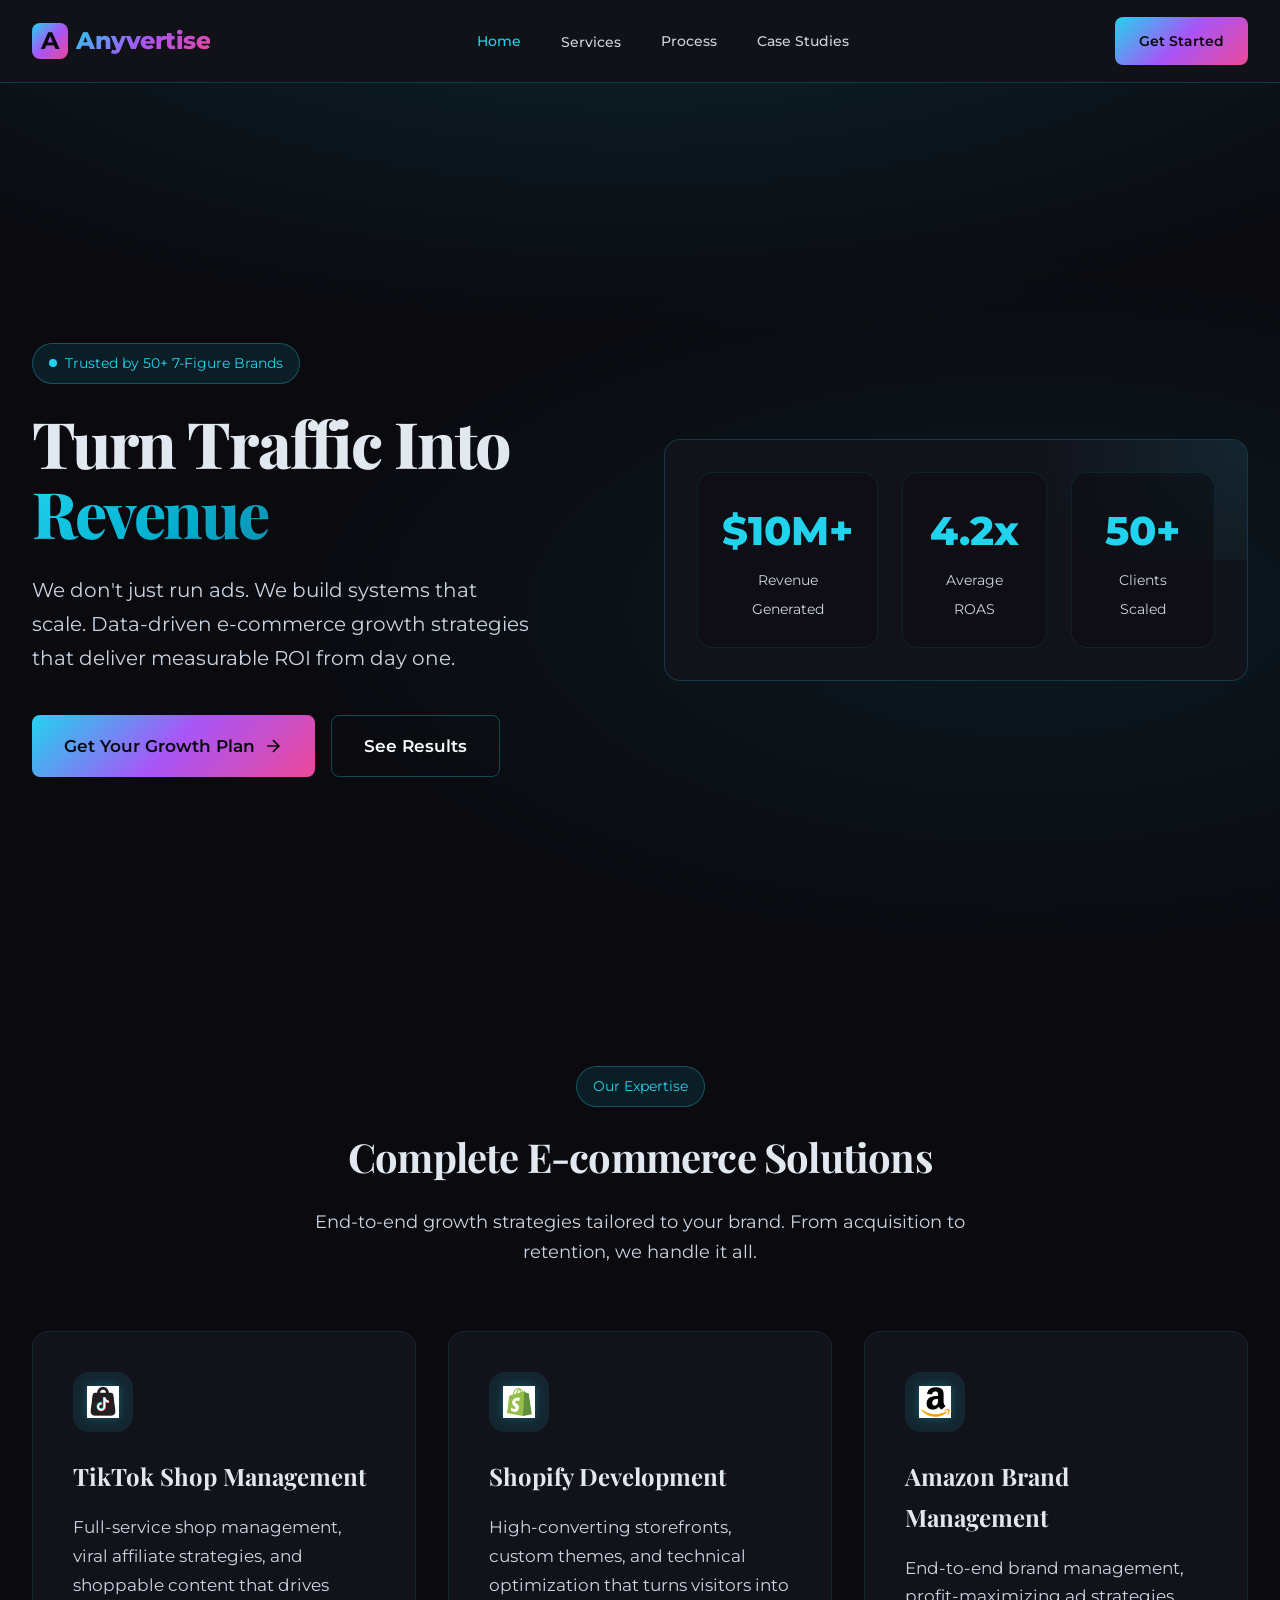
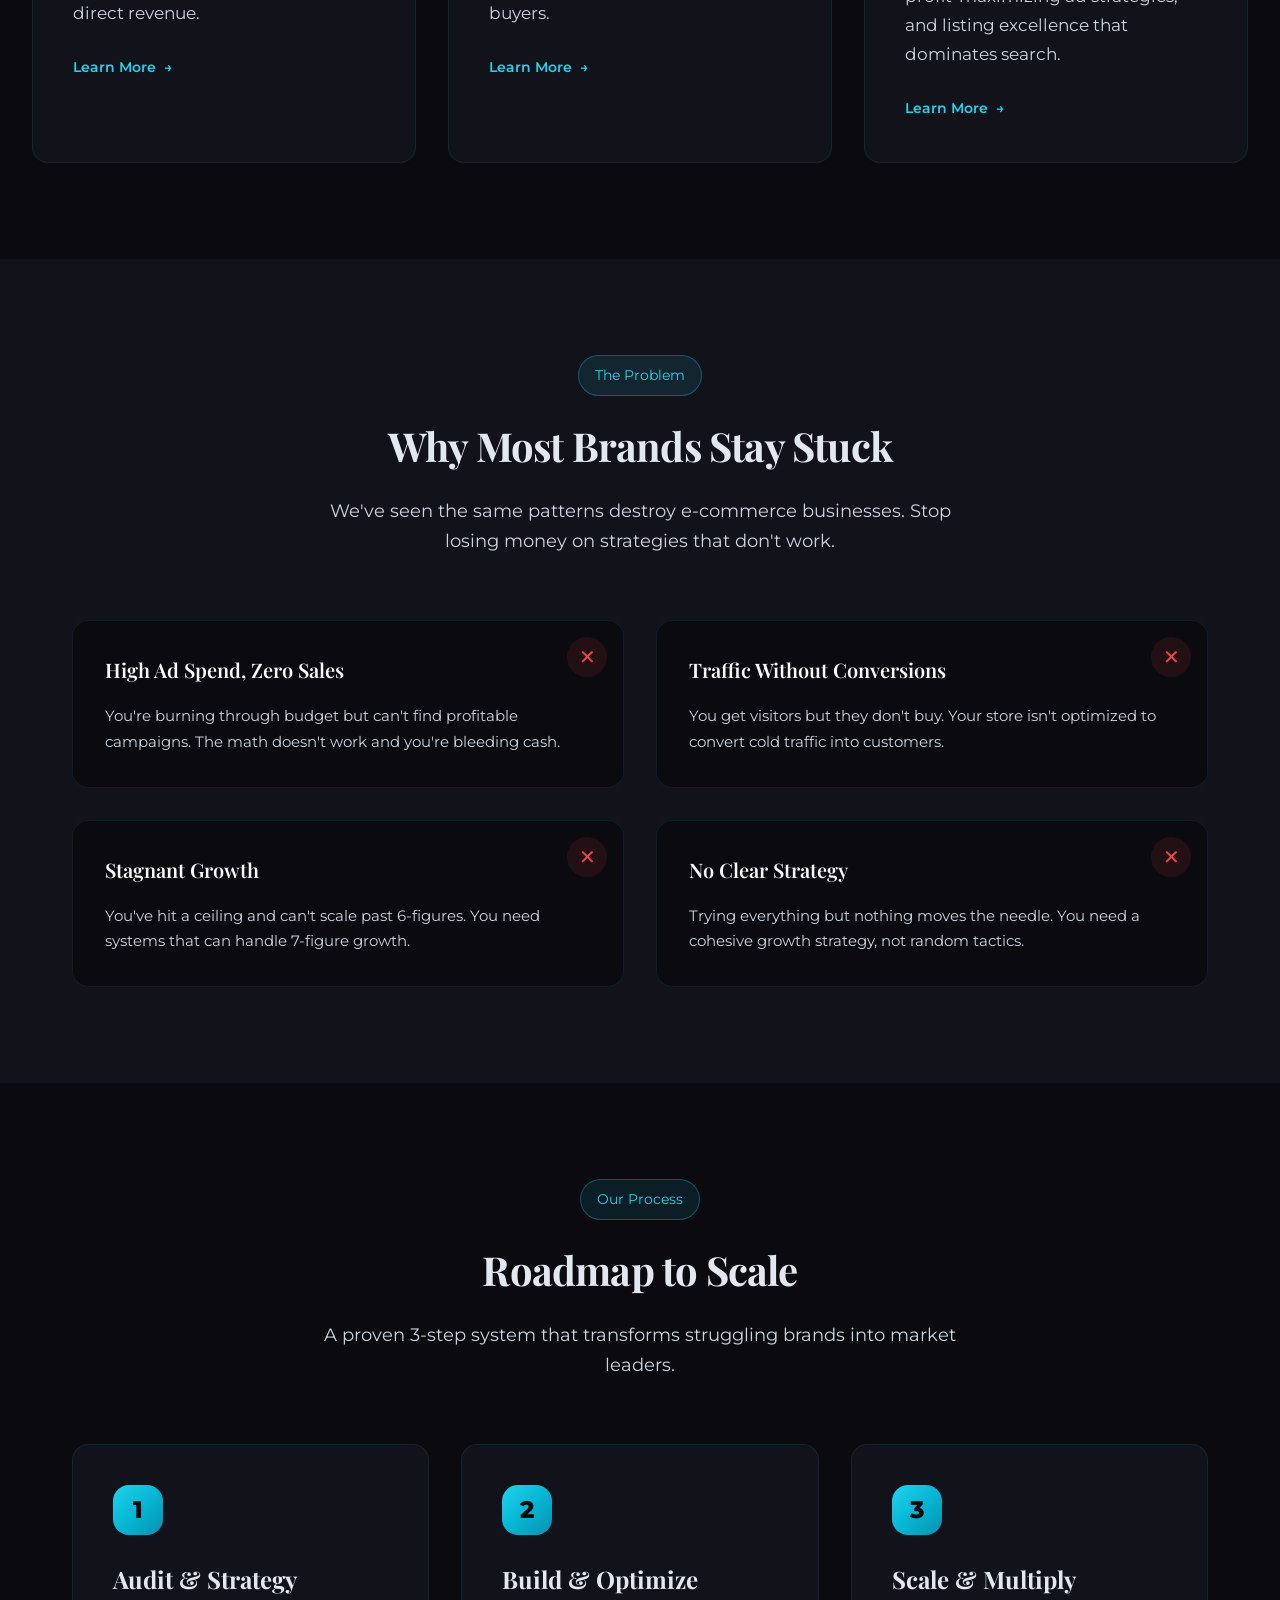
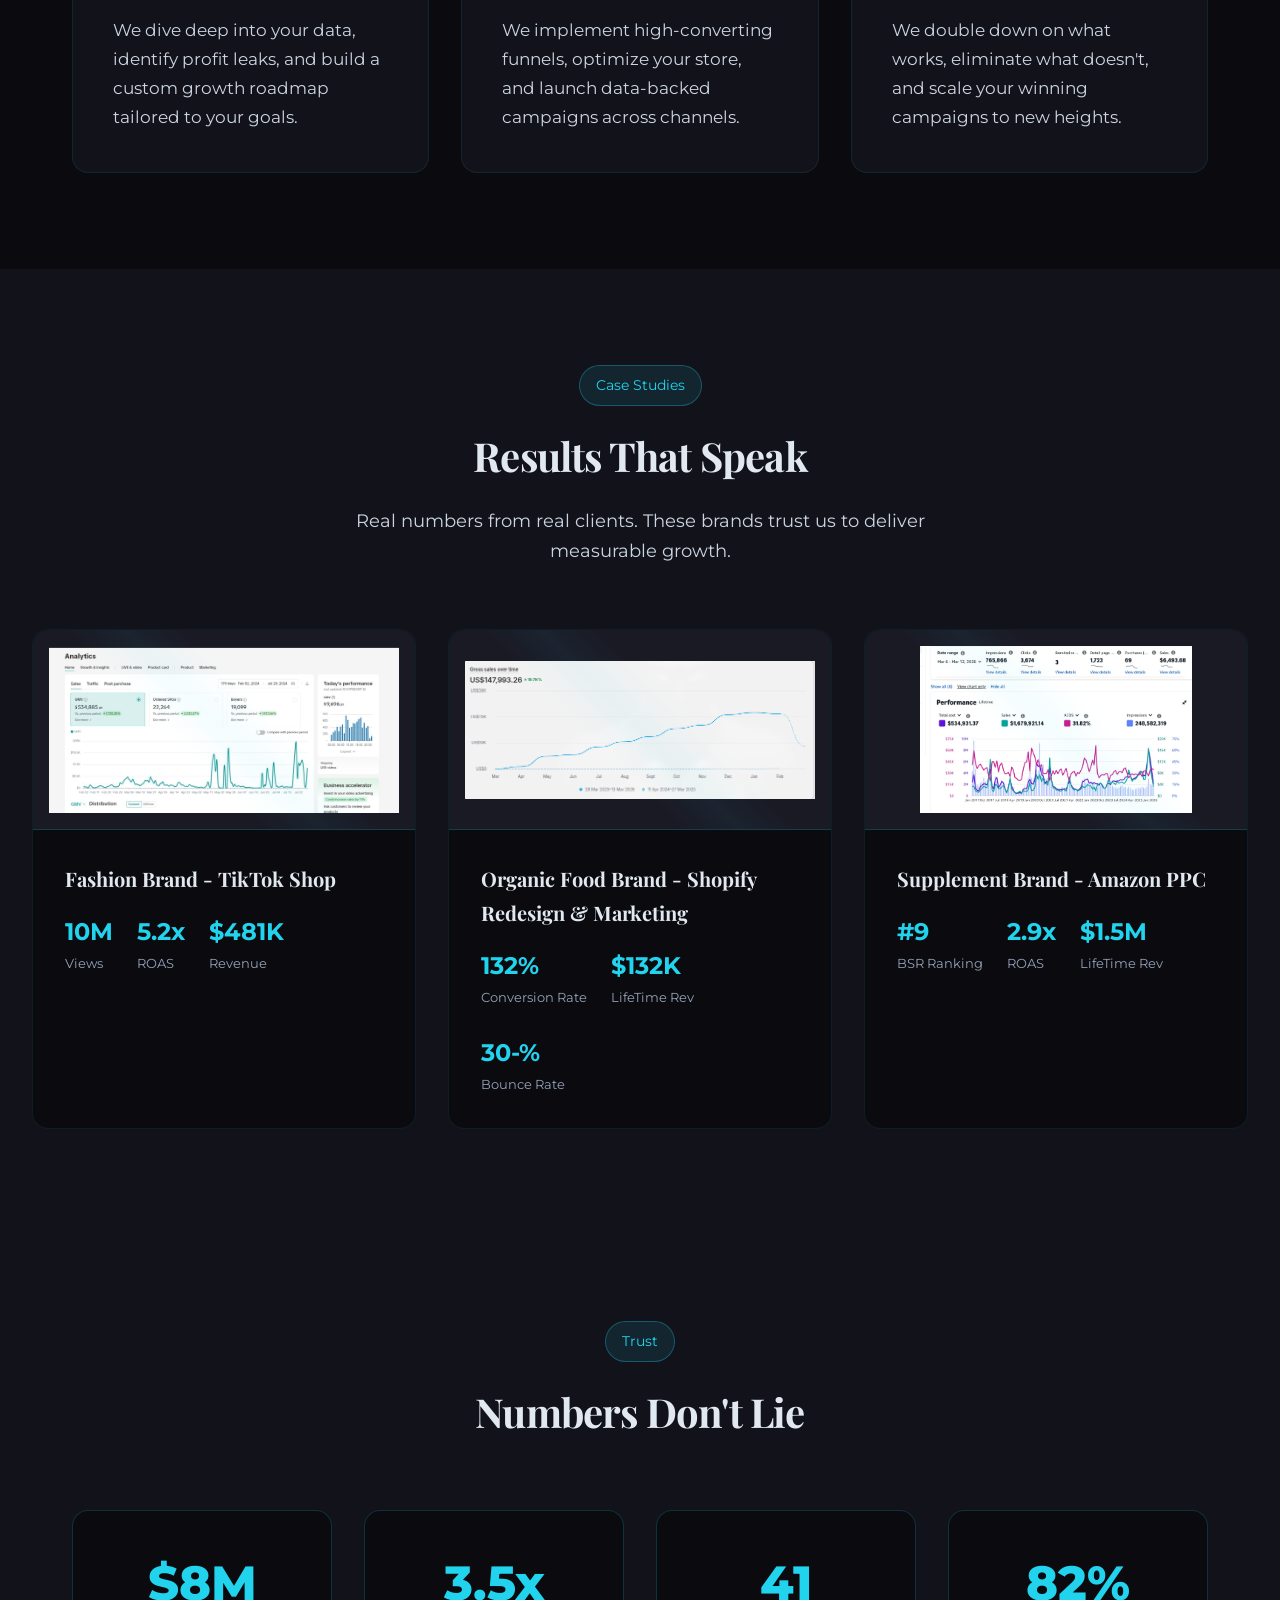
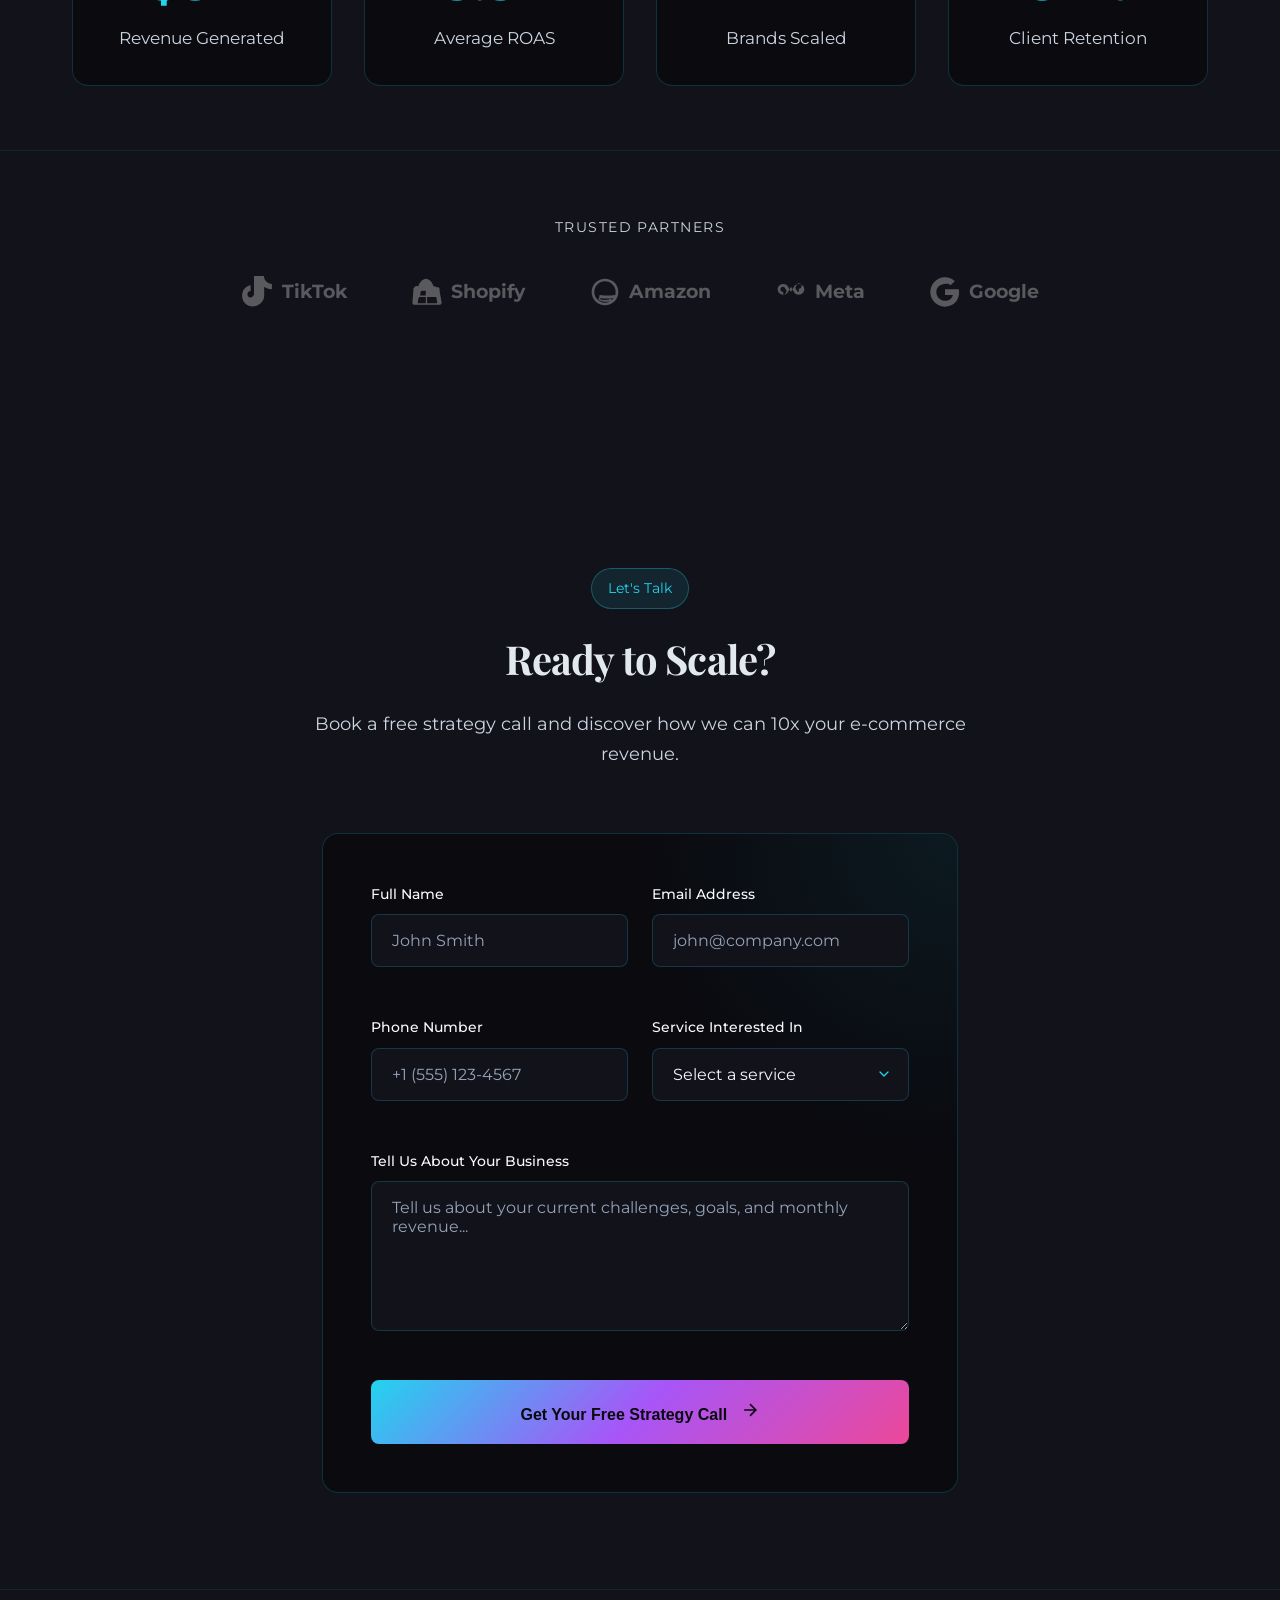
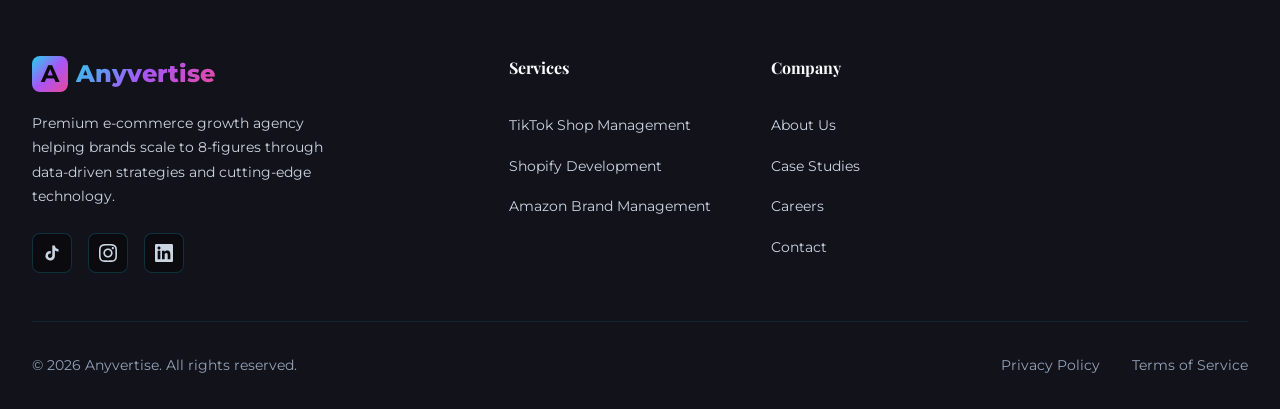
<file: index.html>
<!DOCTYPE html>
<html lang="en">
<head>
  <meta charset="UTF-8">
  <meta name="viewport" content="width=device-width, initial-scale=1.0">
  <title>Anyvertise | Premium E-commerce Growth Agency</title>
  <meta name="description" content="Scale your e-commerce brand to 8-figures with data-driven strategies. TikTok marketing, Shopify development, and Amazon PPC services.">
  <link rel="stylesheet" href="css/style.css">
  <link rel="preconnect" href="https://fonts.googleapis.com">
  <link rel="preconnect" href="https://fonts.gstatic.com" crossorigin>
</head>
<body>
  <div id="header-placeholder"></div>
  
  <main>
    <section class="hero">
      <div class="hero-inner">
        <div class="hero-content animate-on-scroll">
          <div class="badge">
            <span class="badge-dot"></span>
            Trusted by 50+ 7-Figure Brands
          </div>
          <h1 class="hero-title">
            Turn Traffic Into <span>Revenue</span>
          </h1>
          <p class="hero-description">
            We don't just run ads. We build systems that scale. Data-driven e-commerce growth strategies that deliver measurable ROI from day one.
          </p>
          <div class="hero-buttons">
            <a href="pages/contact.html" class="btn-primary">
              Get Your Growth Plan
              <svg width="20" height="20" viewBox="0 0 24 24" fill="none" stroke="currentColor" stroke-width="2"><path d="M5 12h14M12 5l7 7-7 7"/></svg>
            </a>
            <a href="#results" class="btn-secondary">
              See Results
            </a>
          </div>
        </div>
        
        <div class="hero-visual animate-on-scroll animate-delay-2">
          <div class="hero-card">
            <div class="hero-stats">
              <div class="stat-item">
                <span class="stat-number" data-target="$10M+">0</span>
                <span class="stat-label">Revenue Generated</span>
              </div>
              <div class="stat-item">
                <span class="stat-number" data-target="4.2x">0</span>
                <span class="stat-label">Average ROAS</span>
              </div>
              <div class="stat-item">
                <span class="stat-number" data-target="50+">0</span>
                <span class="stat-label">Clients Scaled</span>
              </div>
            </div>
          </div>
        </div>
      </div>
    </section>

    <section class="services-section">
      <div class="section-header animate-on-scroll">
        <span class="section-badge">Our Expertise</span>
        <h2 class="section-title">Complete E-commerce Solutions</h2>
        <p class="section-description">End-to-end growth strategies tailored to your brand. From acquisition to retention, we handle it all.</p>
      </div>
      
      <div class="services-grid">
        <div class="service-card animate-on-scroll animate-delay-1">
          <div class="service-icon">
            <img src="assets/logos/titkok.png" alt="TikTok" class="service-brand-logo">
          </div>
          <h3 class="service-title">TikTok Shop Management</h3>
          <p class="service-description">Full-service shop management, viral affiliate strategies, and shoppable content that drives direct revenue.</p>
          <a href="services/tiktok.html" class="service-link">
            Learn More <span>→</span>
          </a>
        </div>

        <div class="service-card animate-on-scroll animate-delay-2">
          <div class="service-icon">
            <img src="assets/logos/shopify.png" alt="Shopify" class="service-brand-logo">
          </div>
          <h3 class="service-title">Shopify Development</h3>
          <p class="service-description">High-converting storefronts, custom themes, and technical optimization that turns visitors into buyers.</p>
          <a href="services/shopify.html" class="service-link">
            Learn More <span>→</span>
          </a>
        </div>

        <div class="service-card animate-on-scroll animate-delay-3">
          <div class="service-icon">
            <img src="assets/logos/amazon.png" alt="Amazon" class="service-brand-logo">
          </div>
          <h3 class="service-title">Amazon Brand Management</h3>
          <p class="service-description">End-to-end brand management, profit-maximizing ad strategies, and listing excellence that dominates search.</p>
          <a href="services/amazon.html" class="service-link">
            Learn More <span>→</span>
          </a>
        </div>      </div>
    </section>

    <section class="problem-section">
      <div class="section-header animate-on-scroll">
        <span class="section-badge">The Problem</span>
        <h2 class="section-title">Why Most Brands Stay Stuck</h2>
        <p class="section-description">We've seen the same patterns destroy e-commerce businesses. Stop losing money on strategies that don't work.</p>
      </div>
      
      <div class="problem-grid">
        <div class="problem-card animate-on-scroll animate-delay-1">
          <h3 class="problem-title">High Ad Spend, Zero Sales</h3>
          <p class="problem-description">You're burning through budget but can't find profitable campaigns. The math doesn't work and you're bleeding cash.</p>
        </div>
        
        <div class="problem-card animate-on-scroll animate-delay-2">
          <h3 class="problem-title">Traffic Without Conversions</h3>
          <p class="problem-description">You get visitors but they don't buy. Your store isn't optimized to convert cold traffic into customers.</p>
        </div>
        
        <div class="problem-card animate-on-scroll animate-delay-2">
          <h3 class="problem-title">Stagnant Growth</h3>
          <p class="problem-description">You've hit a ceiling and can't scale past 6-figures. You need systems that can handle 7-figure growth.</p>
        </div>
        
        <div class="problem-card animate-on-scroll animate-delay-2">
          <h3 class="problem-title">No Clear Strategy</h3>
          <p class="problem-description">Trying everything but nothing moves the needle. You need a cohesive growth strategy, not random tactics.</p>
        </div>
      </div>
    </section>

    <section class="strategy-section" id="process">
      <div class="section-header animate-on-scroll">
        <span class="section-badge">Our Process</span>
        <h2 class="section-title">Roadmap to Scale</h2>
        <p class="section-description">A proven 3-step system that transforms struggling brands into market leaders.</p>
      </div>
      
      <div class="roadmap">
        <div class="roadmap-step animate-on-scroll animate-delay-1">
          <span class="step-number">1</span>
          <h3 class="roadmap-title">Audit & Strategy</h3>
          <p class="roadmap-description">We dive deep into your data, identify profit leaks, and build a custom growth roadmap tailored to your goals.</p>
        </div>
        
        <div class="roadmap-step animate-on-scroll animate-delay-2">
          <span class="step-number">2</span>
          <h3 class="roadmap-title">Build & Optimize</h3>
          <p class="roadmap-description">We implement high-converting funnels, optimize your store, and launch data-backed campaigns across channels.</p>
        </div>
        
        <div class="roadmap-step animate-on-scroll animate-delay-3">
          <span class="step-number">3</span>
          <h3 class="roadmap-title">Scale & Multiply</h3>
          <p class="roadmap-description">We double down on what works, eliminate what doesn't, and scale your winning campaigns to new heights.</p>
        </div>
      </div>
    </section>

    <section class="case-study-section" id="results">
      <div class="section-header animate-on-scroll">
        <span class="section-badge">Case Studies</span>
        <h2 class="section-title">Results That Speak</h2>
        <p class="section-description">Real numbers from real clients. These brands trust us to deliver measurable growth.</p>
      </div>
      
      <div class="case-study-grid">
        <div class="case-study-card animate-on-scroll animate-delay-1">
          <div class="case-study-image">
            <img src="assets/case-studies/tiktok-homepage.jpeg" alt="TikTok Store Screenshot" class="case-study-screenshot">
          </div>
          <div class="case-study-content">
            <h3 class="case-study-title">Fashion Brand - TikTok Shop</h3>
            <div class="case-study-metrics">
              <div class="metric">
                <span class="metric-value" data-target="12M+">0</span>
                <span class="metric-label">Views</span>
              </div>
              <div class="metric">
                <span class="metric-value" data-target="5.8x">0</span>
                <span class="metric-label">ROAS</span>
              </div>
              <div class="metric">
                <span class="metric-value" data-target="$534K">0</span>
                <span class="metric-label">Revenue</span>
              </div>
            </div>
          </div>
        </div>
        
        <div class="case-study-card animate-on-scroll animate-delay-2">
          <div class="case-study-image">
            <img src="assets/case-studies/shopify-homepage-screenshot.png" alt="Shopify Store Homepage" class="case-study-screenshot">
          </div>
          <div class="case-study-content">
            <h3 class="case-study-title">Organic Food  Brand - Shopify Redesign & Marketing</h3>
            <div class="case-study-metrics">
              <div class="metric">
                <span class="metric-value" data-target="+147%">0</span>
                <span class="metric-label">Conversion Rate</span>
              </div>
              <div class="metric">
                <span class="metric-value" data-target="$147K">0</span>
                <span class="metric-label">LifeTime Rev</span>
              </div>
              <div class="metric">
                <span class="metric-value" data-target="-34%">0</span>
                <span class="metric-label">Bounce Rate</span>
              </div>
            </div>
          </div>
        </div>
        
        <div class="case-study-card animate-on-scroll animate-delay-3">
          <div class="case-study-image">
            <img src="assets/case-studies/amazon-homepage.jpeg" alt="Amazon Results Screenshot" class="case-study-screenshot">
          </div>
          <div class="case-study-content">
            <h3 class="case-study-title">Supplement Brand - Amazon PPC</h3>
            <div class="case-study-metrics">
              <div class="metric">
                <span class="metric-value" data-target="#10">0</span>
                <span class="metric-label">BSR Ranking</span>
              </div>
              <div class="metric">
                <span class="metric-value" data-target="3.2x">0</span>
                <span class="metric-label">ROAS</span>
              </div>
              <div class="metric">
                <span class="metric-value" data-target="$1.68M">0</span>
                <span class="metric-label">LifeTime Rev</span>
              </div>
            </div>
          </div>
        </div>
      </div>
    </section>

    <section class="trust-section">
      <div class="section-header animate-on-scroll">
        <span class="section-badge">Trust</span>
        <h2 class="section-title">Numbers Don't Lie</h2>
      </div>
      
      <div class="trust-stats">
        <div class="trust-stat animate-on-scroll animate-delay-1">
          <span class="trust-number" data-target="$10M+">0</span>
          <span class="trust-label">Revenue Generated</span>
        </div>
        <div class="trust-stat animate-on-scroll animate-delay-2">
          <span class="trust-number" data-target="4.2x">0</span>
          <span class="trust-label">Average ROAS</span>
        </div>
        <div class="trust-stat animate-on-scroll animate-delay-3">
          <span class="trust-number" data-target="50+">0</span>
          <span class="trust-label">Brands Scaled</span>
        </div>
        <div class="trust-stat animate-on-scroll animate-delay-4">
          <span class="trust-number" data-target="98%">0</span>
          <span class="trust-label">Client Retention</span>
        </div>
      </div>
      
      <div class="partners-section">
        <p class="partners-title">Trusted Partners</p>
        <div class="partners-grid">
          <div class="partner-logo" title="TikTok">
            <svg width="32" height="32" viewBox="0 0 24 24" fill="currentColor" xmlns="http://www.w3.org/2000/svg">
              <path d="M12.53.02C13.84 0 15.14.01 16.44 0c.08 1.53.63 3.09 1.75 4.17 1.12 1.11 2.7 1.62 4.24 1.79v4.03c-1.44-.06-2.89-.35-4.2-.97-.57-.26-1.1-.59-1.59-1.01V14.5c.01 1.42-.31 2.86-1.09 4.07C14.06 20.94 11.75 22.49 9.01 22.75 6.27 23.01 3.44 21.99 1.76 19.8 0.08 17.61-0.34 14.65.51 12.03 1.36 9.41 3.73 7.39 6.47 6.96v4.21c-.48.05-.96.22-1.35.5-.96.68-1.3 2.04-.84 3.1.46 1.06 1.72 1.6 2.84 1.25 1.12-.35 1.87-1.47 1.88-2.64V0l3.02.02z"/>
            </svg>
            <span style="margin-left: 8px;">TikTok</span>
          </div>
          <div class="partner-logo" title="Shopify">
            <svg width="32" height="32" viewBox="0 0 24 24" fill="currentColor" xmlns="http://www.w3.org/2000/svg">
              <path d="M19.1 8.5C18.6 8 18 7.7 17.3 7.7c-.1 0-.3 0-.4.1C16.3 5.4 14.8 3.5 13 2.6c-.6-.3-1.2-.5-1.9-.5C10.5 2.1 9.9 2.3 9.4 2.6 7.6 3.5 6.1 5.4 5.5 7.7c-.1 0-.3-.1-.4-.1-1.1-.1-2.1.3-2.6.8-.5.5-.8 1.2-.8 1.9 0 .2 0 .4.1.6L1.1 19.5c-.1.3-.1.7 0 1 .1.3.3.6.6.8s.6.3.9.3h18.7c.3 0 .7-.1 1-.3.3-.2.5-.5.6-.8.1-.3.1-.7 0-1L21.4 11c.1-.2.1-.4.1-.6 0-.7-.3-1.4-.8-1.9zm-8 12h-6.1l.6-3.8c.1-.6.6-1 1.2-1h4.3zm0-5.8h-4.3l.5-3c.1-.4.4-.7.8-.7h3zm9.1 5.8h-8.1v-4.8h6.9l.6 3.8c.1.5-.2 1-.6 1z"/>
            </svg>
            <span style="margin-left: 8px;">Shopify</span>
          </div>
          <div class="partner-logo" title="Amazon">
            <svg width="32" height="32" viewBox="0 0 24 24" fill="currentColor" xmlns="http://www.w3.org/2000/svg">
              <path d="M15.93 17.13c-1.47.81-2.04.84-4.14.84-2.49 0-3.6-.21-4.91-1.01-.11-.07-.15-.04-.09.05.3.52.93 1.16 1.91 1.57 1.35.57 2.63.76 4.74.76 2.02 0 3.34-.33 5.03-1.09.12-.05.11-.2-.01-.25-.13-.05-.41-.09-.53-.13v.26zm3.44-2.72c-.05-.17-.14-.24-.31-.21-1.64.33-3.32.49-5.01.49-1.95 0-3.91-.14-5.83-.49-.16-.03-.24.03-.28.18-.31 1.28-.38 1.9-.38 3.28 0 .1.06.15.15.15.24 0 .48-.02.72-.02.1 0 .15-.05.15-.15v-1.2c1.51.31 3.07.47 4.65.47 1.87 0 3.75-.16 5.58-.47v1.2c0 .1.05.15.15.15.24 0 .48.02.72.02.1 0 .15-.05.15-.15 0-1.38-.07-2-.38-3.28zM12 2C6.48 2 2 6.48 2 12s4.48 10 10 10 10-4.48 10-10S17.52 2 12 2zm0 18c-4.41 0-8-3.59-8-8s3.59-8 8-8 8 3.59 8 8-3.59 8-8 8z"/>
            </svg>
            <span style="margin-left: 8px;">Amazon</span>
          </div>
          <div class="partner-logo" title="Meta">
            <svg width="32" height="32" viewBox="0 0 24 24" fill="currentColor" xmlns="http://www.w3.org/2000/svg">
              <path d="M17.842 6c-1.396 0-2.618.66-3.376 1.706C13.567 8.927 12.825 10.457 12 12c-.825-1.543-1.567-3.073-2.466-4.294C8.776 6.66 7.554 6 6.158 6 3.86 6 2 7.79 2 10s1.86 4 4.158 4c1.396 0 2.618-.66 3.376-1.706.9-1.221 1.641-2.751 2.466-4.294.825 1.543 1.567 3.073 2.466 4.294.758 1.046 1.98 1.706 3.376 1.706 2.298 0 4.158-1.79 4.158-4s-1.86-4-4.158-4zm0 6c-.454 0-.853-.217-1.116-.575-.544-.738-.992-1.664-1.526-2.675.534-1.011.982-1.937 1.526-2.675.263-.358.662-.575 1.116-.575 1.19 0 2.158.897 2.158 2s-.968 2-2.158 2zM6.158 12c-1.19 0-2.158-.897-2.158-2s.968-2 2.158-2c.454 0 .853.217 1.116.575.544.738.992 1.664 1.526 2.675-.534 1.011-.982 1.937-1.526 2.675-.263.358-.662.575-1.116.575z"/>
            </svg>
            <span style="margin-left: 8px;">Meta</span>
          </div>
          <div class="partner-logo" title="Google">
            <svg width="32" height="32" viewBox="0 0 24 24" fill="currentColor" xmlns="http://www.w3.org/2000/svg">
              <path d="M22.56 12.25c0-.78-.07-1.53-.2-2.25H12v4.26h5.92c-.26 1.37-1.04 2.53-2.21 3.31v2.77h3.57c2.08-1.92 3.28-4.74 3.28-8.09zM12 23c2.97 0 5.46-.98 7.28-2.66l-3.57-2.77c-.98.66-2.23 1.06-3.71 1.06-2.86 0-5.29-1.93-6.16-4.53H2.18v2.84C3.99 20.53 7.7 23 12 23zM5.84 14.09c-.22-.66-.35-1.36-.35-2.09s.13-1.43.35-2.09V7.07H2.18C1.43 8.55 1 10.22 1 12s.43 3.45 1.18 4.93l3.66-2.84zM12 5.38c1.62 0 3.06.56 4.21 1.64l3.15-3.15C17.45 2.09 14.97 1 12 1 7.7 1 3.99 3.47 2.18 7.07l3.66 2.84c.87-2.6 3.3-4.53 12-4.53z"/>
            </svg>
            <span style="margin-left: 8px;">Google</span>
          </div>
        </div>
      </div>
    </section>

    <section class="contact-section" id="contact">
      <div class="section-header animate-on-scroll">
        <span class="section-badge">Let's Talk</span>
        <h2 class="section-title">Ready to Scale?</h2>
        <p class="section-description">Book a free strategy call and discover how we can 10x your e-commerce revenue.</p>
      </div>
      <div class="contact-container animate-on-scroll animate-delay-1">
        <form class="contact-form" id="contactForm" action="https://formspree.io/f/xgonzkee" method="POST">
          <div class="form-row">
            <div class="form-group">
              <label class="form-label" for="name">Full Name</label>
              <input type="text" id="name" name="name" class="form-input" placeholder="John Smith" required>
            </div>
            <div class="form-group">
              <label class="form-label" for="email">Email Address</label>
              <input type="email" id="email" name="email" class="form-input" placeholder="john@company.com" required>
            </div>
          </div>
          <div class="form-row">
            <div class="form-group">
              <label class="form-label" for="phone">Phone Number</label>
              <input type="tel" id="phone" name="phone" class="form-input" placeholder="+1 (555) 123-4567">
            </div>
            <div class="form-group">
              <label class="form-label" for="service">Service Interested In</label>
              <select id="service" name="service" class="form-select">
                <option value="">Select a service</option>
                <option value="tiktok">TikTok Marketing</option>
                <option value="shopify">Shopify Development</option>
                <option value="amazon">Amazon PPC</option>
                <option value="multiple">Multiple Services</option>
              </select>
            </div>
          </div>
          <div class="form-group">
            <label class="form-label" for="message">Tell Us About Your Business</label>
            <textarea id="message" name="message" class="form-textarea" placeholder="Tell us about your current challenges, goals, and monthly revenue..."></textarea>
          </div>
          <button type="submit" class="form-submit">
            Get Your Free Strategy Call
            <svg width="20" height="20" viewBox="0 0 24 24" fill="none" stroke="currentColor" stroke-width="2" style="margin-left: 0.5rem;"><path d="M5 12h14M12 5l7 7-7 7"/></svg>
          </button>
        </form>
        <div class="form-success" id="formSuccess">
          <div class="form-success-icon">✓</div>
          <h3>Message Sent!</h3>
          <p>Thanks for reaching out. We'll be in touch within 24 hours.</p>
        </div>
      </div>
    </section>
  </main>

  <div id="footer-placeholder"></div>
  
  <script src="js/main.js"></script>
</body>
</html>
</file>
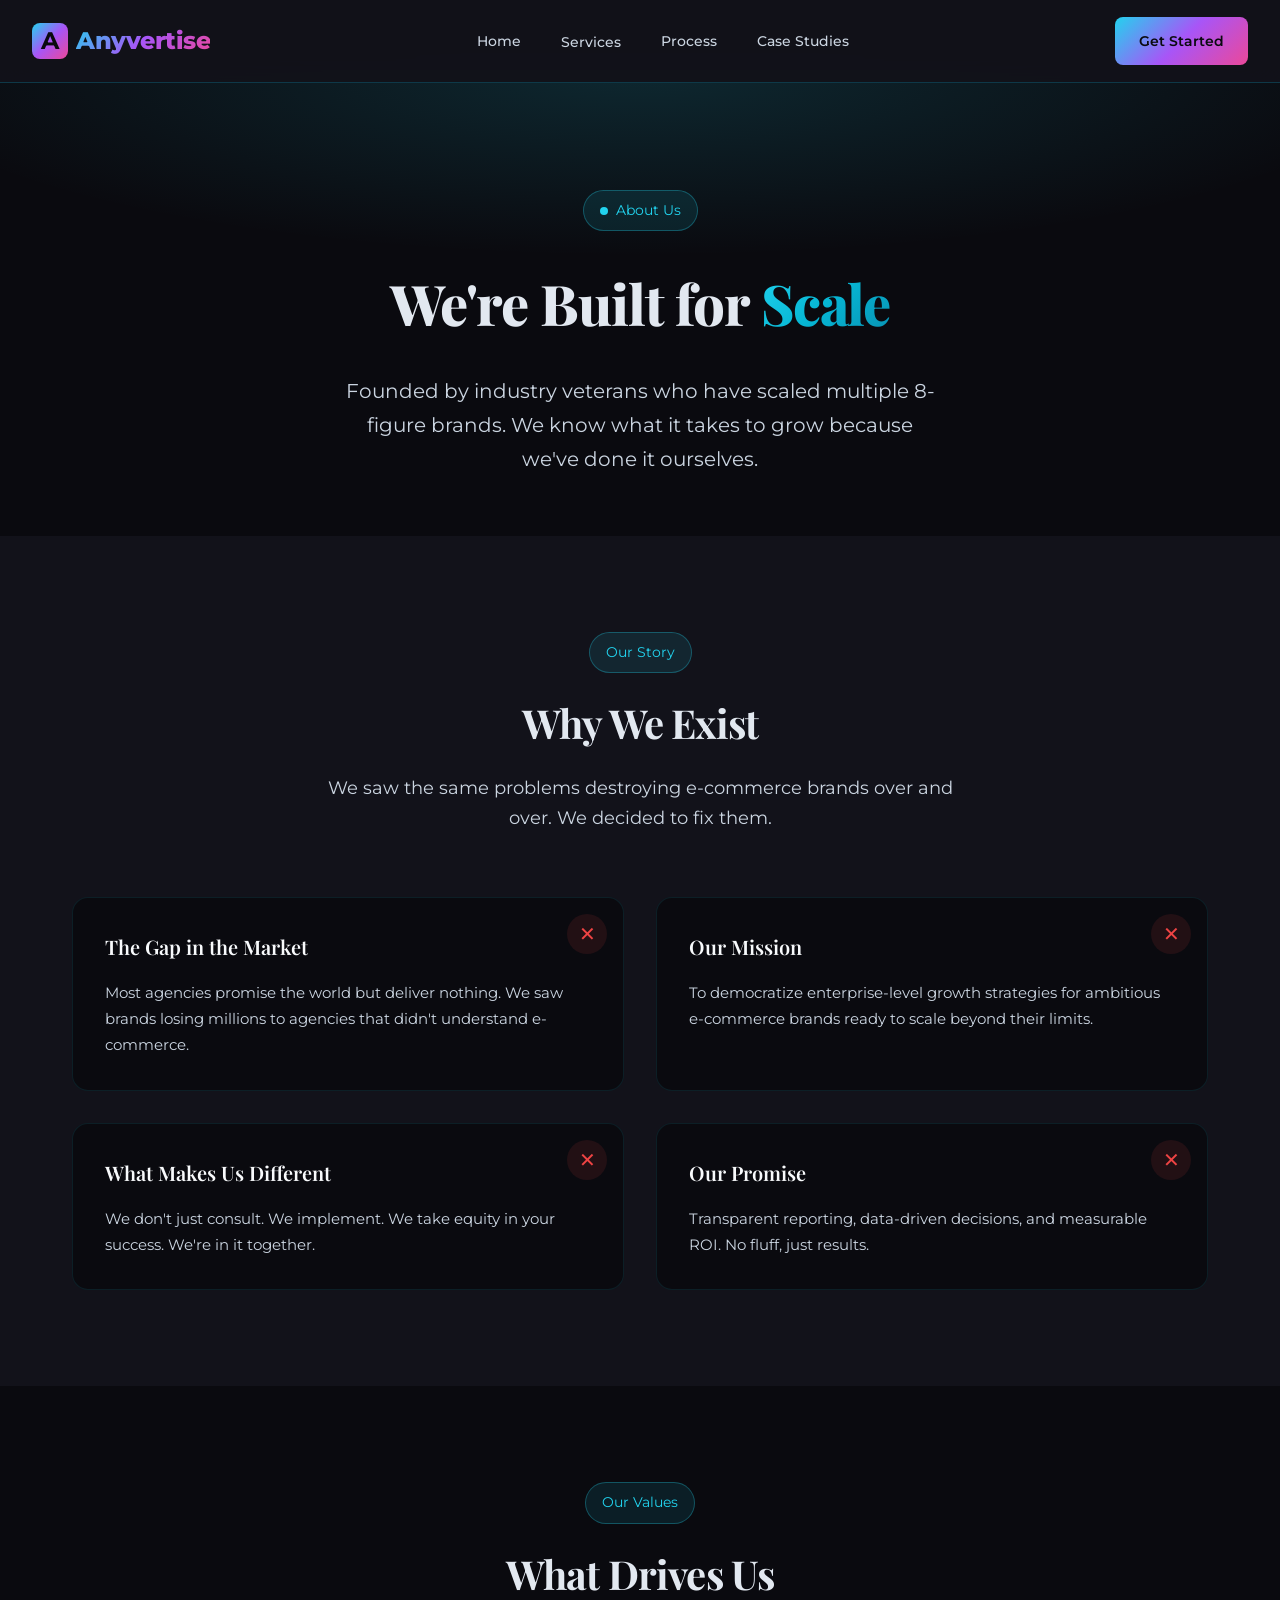
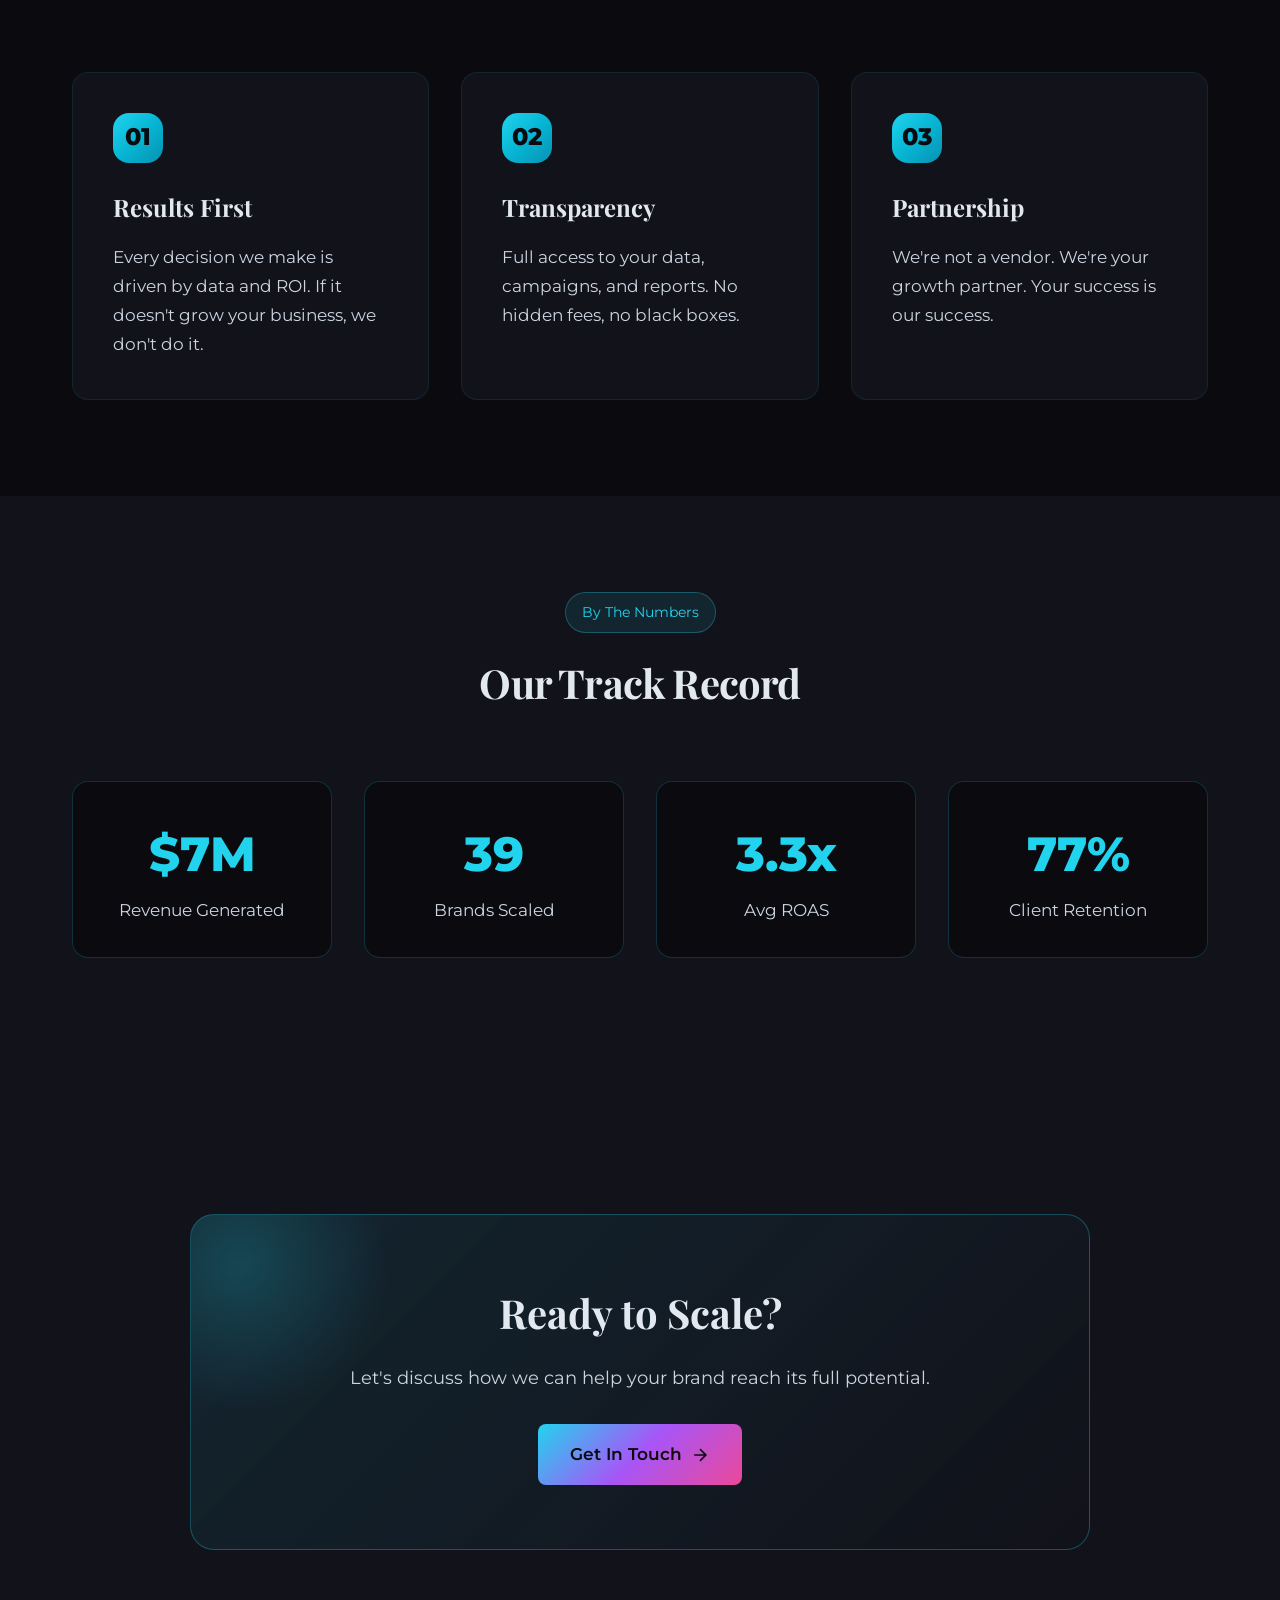
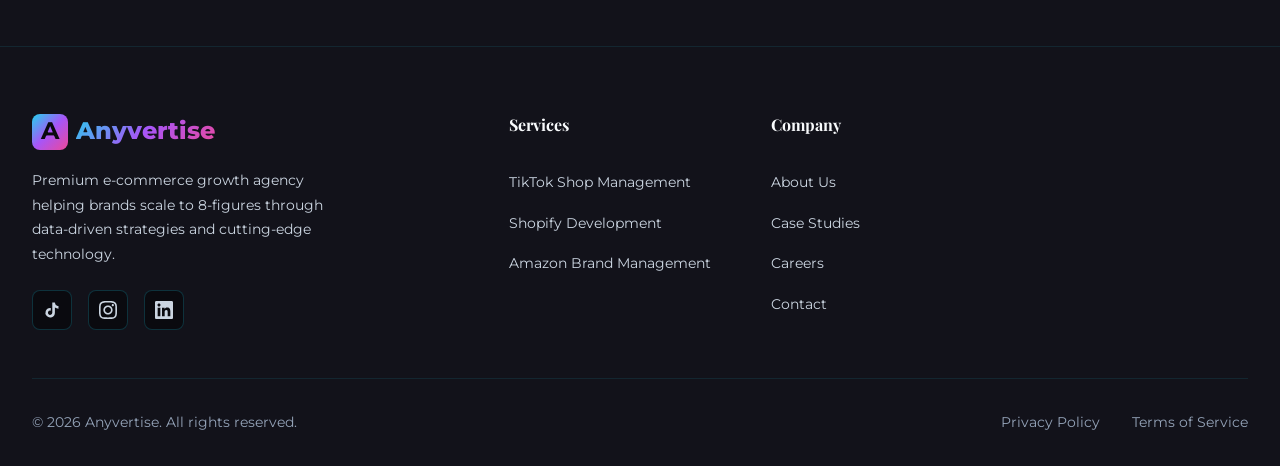
<file: pages/about.html>
<!DOCTYPE html>
<html lang="en">
<head>
  <meta charset="UTF-8">
  <meta name="viewport" content="width=device-width, initial-scale=1.0">
  <title>About Us | Anyvertise</title>
  <meta name="description" content="Learn about Anyvertise - A premium e-commerce growth agency helping brands scale to 8-figures.">
  <link rel="stylesheet" href="../css/style.css">
  <link rel="preconnect" href="https://fonts.googleapis.com">
  <link rel="preconnect" href="https://fonts.gstatic.com" crossorigin>
</head>
<body>
  <div id="header-placeholder"></div>
  
  <main>
    <section class="service-hero">
      <div class="service-hero-content animate-on-scroll">
        <div class="badge">
          <span class="badge-dot"></span>
          About Us
        </div>
        <h1 class="service-hero-title">
          We're Built for <span>Scale</span>
        </h1>
        <p class="service-hero-description">
          Founded by industry veterans who have scaled multiple 8-figure brands. We know what it takes to grow because we've done it ourselves.
        </p>
      </div>
    </section>

    <section class="problem-section">
      <div class="section-header animate-on-scroll">
        <span class="section-badge">Our Story</span>
        <h2 class="section-title">Why We Exist</h2>
        <p class="section-description">We saw the same problems destroying e-commerce brands over and over. We decided to fix them.</p>
      </div>
      
      <div class="problem-grid">
        <div class="problem-card animate-on-scroll animate-delay-1">
          <h3 class="problem-title">The Gap in the Market</h3>
          <p class="problem-description">Most agencies promise the world but deliver nothing. We saw brands losing millions to agencies that didn't understand e-commerce.</p>
        </div>
        
        <div class="problem-card animate-on-scroll animate-delay-2">
          <h3 class="problem-title">Our Mission</h3>
          <p class="problem-description">To democratize enterprise-level growth strategies for ambitious e-commerce brands ready to scale beyond their limits.</p>
        </div>
        
        <div class="problem-card animate-on-scroll animate-delay-2">
          <h3 class="problem-title">What Makes Us Different</h3>
          <p class="problem-description">We don't just consult. We implement. We take equity in your success. We're in it together.</p>
        </div>
        
        <div class="problem-card animate-on-scroll animate-delay-2">
          <h3 class="problem-title">Our Promise</h3>
          <p class="problem-description">Transparent reporting, data-driven decisions, and measurable ROI. No fluff, just results.</p>
        </div>
      </div>
    </section>

    <section class="strategy-section">
      <div class="section-header animate-on-scroll">
        <span class="section-badge">Our Values</span>
        <h2 class="section-title">What Drives Us</h2>
      </div>
      
      <div class="roadmap">
        <div class="roadmap-step animate-on-scroll animate-delay-1">
          <span class="step-number">01</span>
          <h3 class="roadmap-title">Results First</h3>
          <p class="roadmap-description">Every decision we make is driven by data and ROI. If it doesn't grow your business, we don't do it.</p>
        </div>
        
        <div class="roadmap-step animate-on-scroll animate-delay-2">
          <span class="step-number">02</span>
          <h3 class="roadmap-title">Transparency</h3>
          <p class="roadmap-description">Full access to your data, campaigns, and reports. No hidden fees, no black boxes.</p>
        </div>
        
        <div class="roadmap-step animate-on-scroll animate-delay-3">
          <span class="step-number">03</span>
          <h3 class="roadmap-title">Partnership</h3>
          <p class="roadmap-description">We're not a vendor. We're your growth partner. Your success is our success.</p>
        </div>
      </div>
    </section>

    <section class="trust-section">
      <div class="section-header animate-on-scroll">
        <span class="section-badge">By The Numbers</span>
        <h2 class="section-title">Our Track Record</h2>
      </div>
      
      <div class="trust-stats">
        <div class="trust-stat animate-on-scroll animate-delay-1">
          <span class="trust-number" data-target="$10M+">0</span>
          <span class="trust-label">Revenue Generated</span>
        </div>
        <div class="trust-stat animate-on-scroll animate-delay-2">
          <span class="trust-number" data-target="50+">0</span>
          <span class="trust-label">Brands Scaled</span>
        </div>
        <div class="trust-stat animate-on-scroll animate-delay-3">
          <span class="trust-number" data-target="4.2x">0</span>
          <span class="trust-label">Avg ROAS</span>
        </div>
        <div class="trust-stat animate-on-scroll animate-delay-4">
          <span class="trust-number" data-target="98%">0</span>
          <span class="trust-label">Client Retention</span>
        </div>
      </div>
    </section>

    <section class="cta-section" id="contact">
      <div class="cta-box animate-on-scroll">
        <h2 class="cta-title">Ready to Scale?</h2>
        <p class="cta-description">Let's discuss how we can help your brand reach its full potential.</p>
        <a href="contact.html" class="btn-primary">
          Get In Touch
          <svg width="20" height="20" viewBox="0 0 24 24" fill="none" stroke="currentColor" stroke-width="2"><path d="M5 12h14M12 5l7 7-7 7"/></svg>
        </a>
      </div>
    </section>
  </main>

  <div id="footer-placeholder"></div>
  
  <script src="../js/main.js"></script>
</body>
</html>
</file>
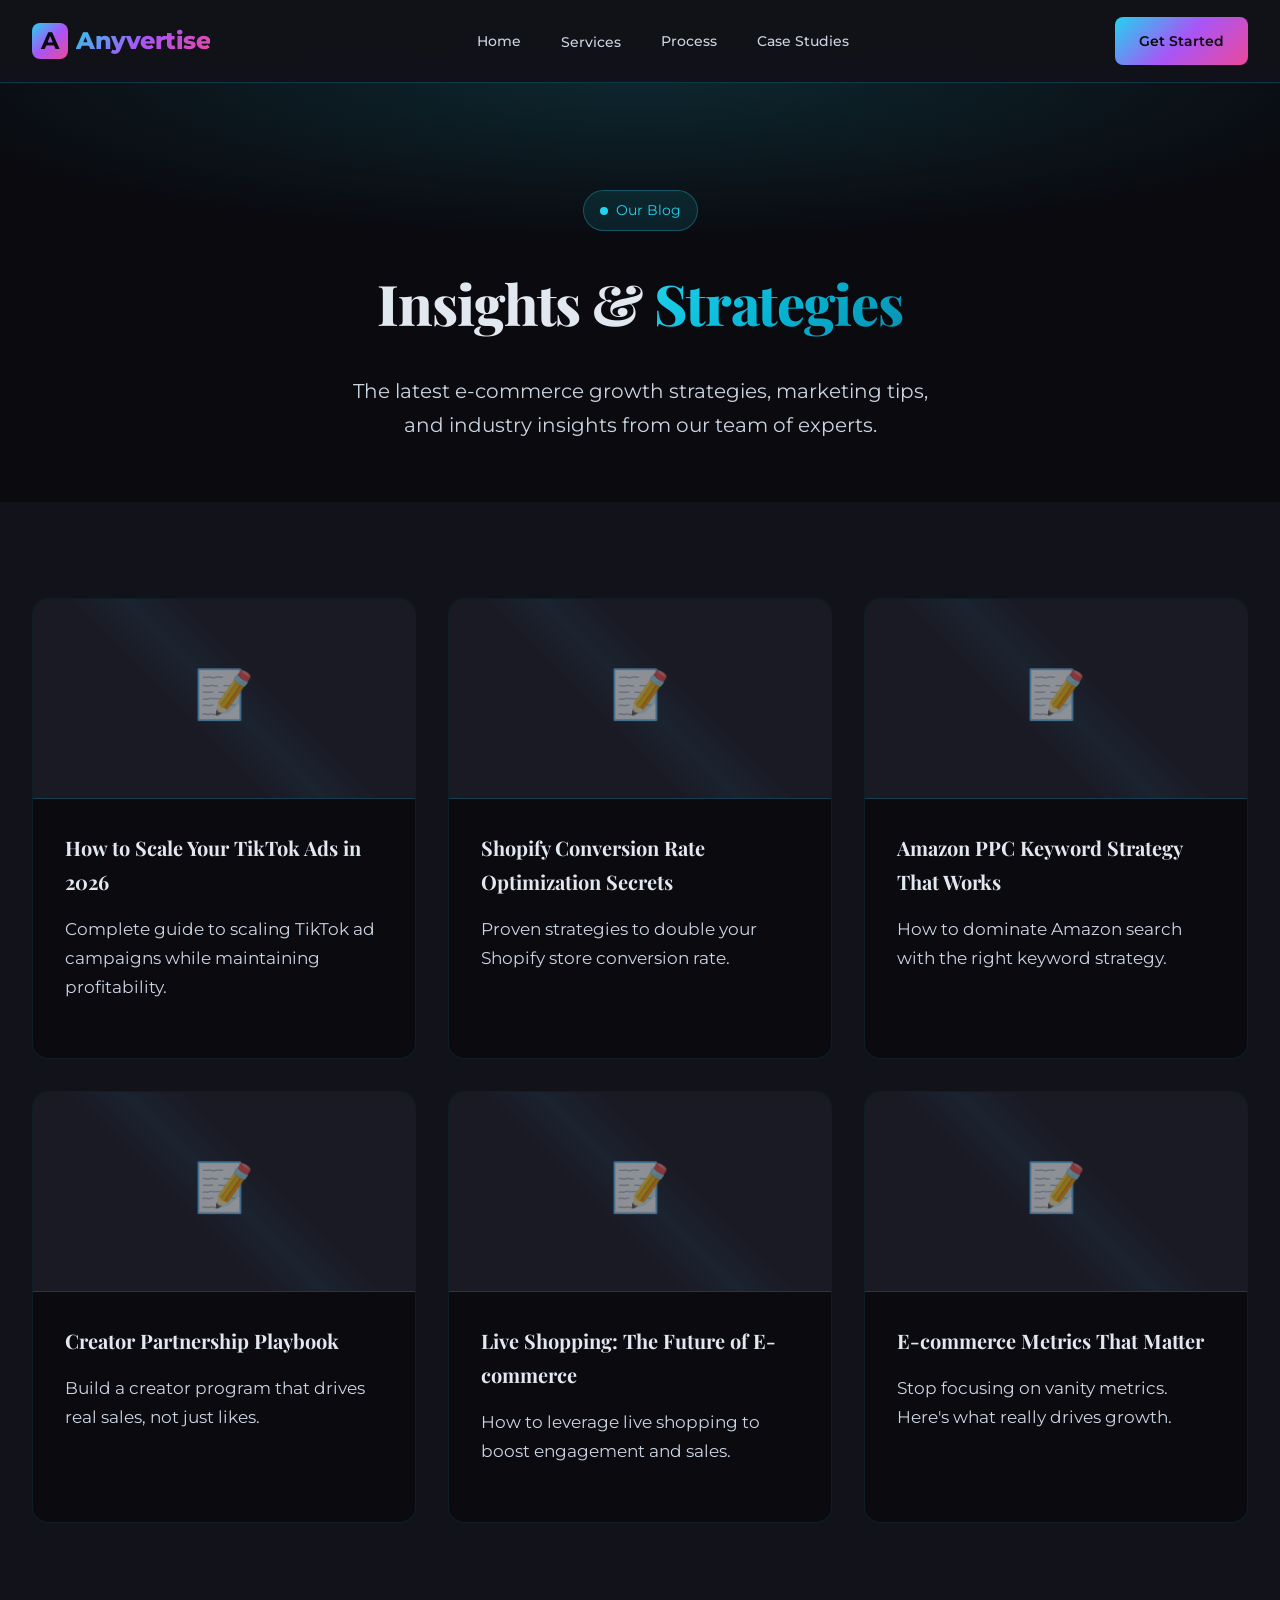
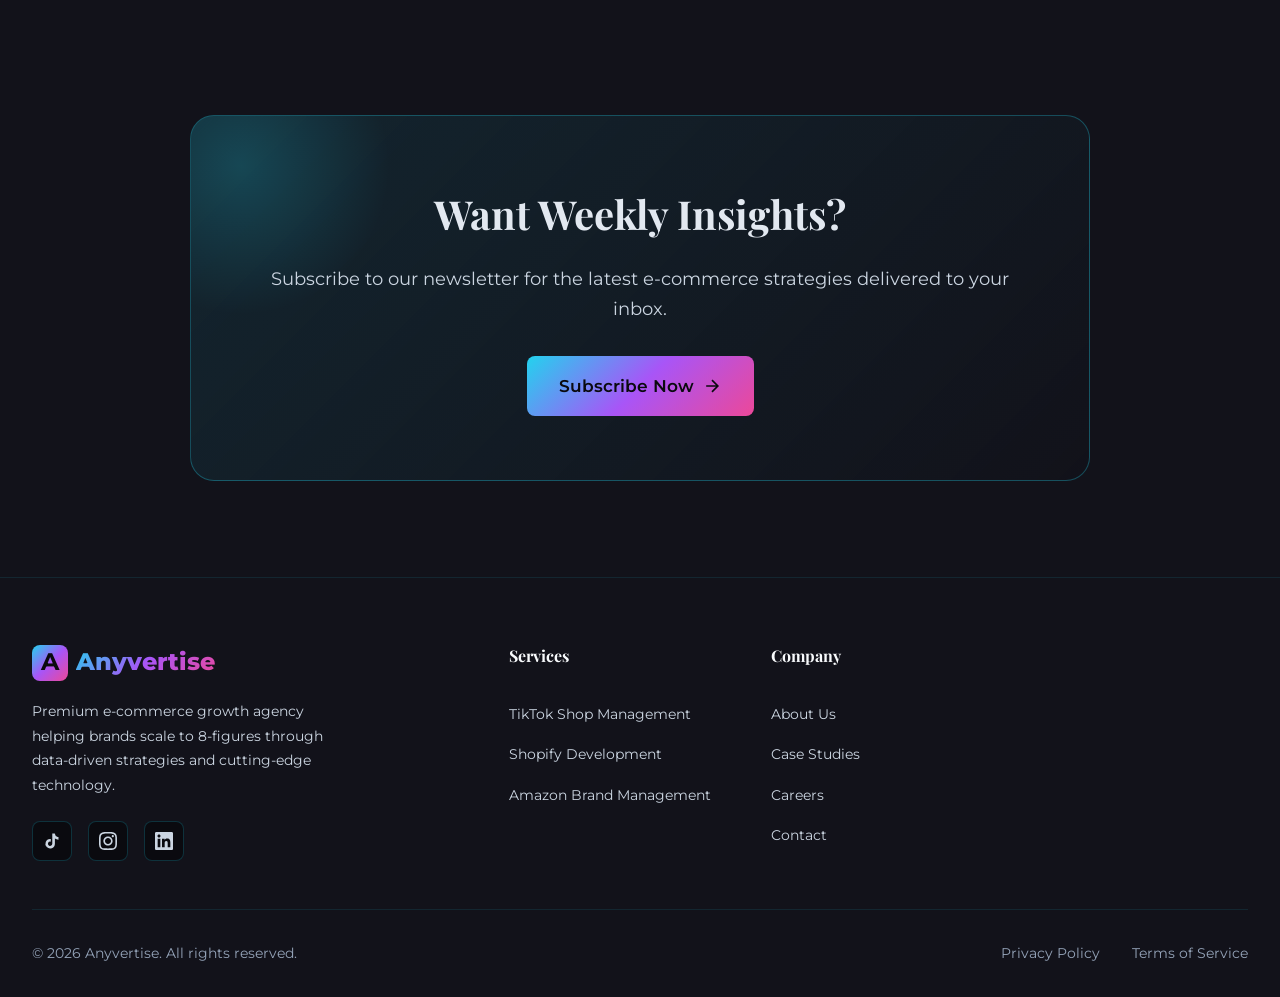
<file: pages/blog.html>
<!DOCTYPE html>
<html lang="en">
<head>
  <meta charset="UTF-8">
  <meta name="viewport" content="width=device-width, initial-scale=1.0">
  <title>Blog | Anyvertise</title>
  <meta name="description" content="Latest insights, strategies, and tips on e-commerce growth, digital marketing, and scaling your brand.">
  <link rel="stylesheet" href="../css/style.css">
  <link rel="preconnect" href="https://fonts.googleapis.com">
  <link rel="preconnect" href="https://fonts.gstatic.com" crossorigin>
</head>
<body>
  <div id="header-placeholder"></div>
  
  <main>
    <section class="service-hero">
      <div class="service-hero-content">
        <div class="badge">
          <span class="badge-dot"></span>
          Our Blog
        </div>
        <h1 class="service-hero-title">
          Insights & <span>Strategies</span>
        </h1>
        <p class="service-hero-description">
          The latest e-commerce growth strategies, marketing tips, and industry insights from our team of experts.
        </p>
      </div>
    </section>

    <section class="case-study-section">
      <div class="case-study-grid">
        <div class="case-study-card">
          <div class="case-study-image">
            <div class="case-study-placeholder">
              <div class="case-study-placeholder-icon">📝</div>
            </div>
          </div>
          <div class="case-study-content">
            <h3 class="case-study-title">How to Scale Your TikTok Ads in 2026</h3>
            <p class="service-description">Complete guide to scaling TikTok ad campaigns while maintaining profitability.</p>
          </div>
        </div>
        
        <div class="case-study-card">
          <div class="case-study-image">
            <div class="case-study-placeholder">
              <div class="case-study-placeholder-icon">📝</div>
            </div>
          </div>
          <div class="case-study-content">
            <h3 class="case-study-title">Shopify Conversion Rate Optimization Secrets</h3>
            <p class="service-description">Proven strategies to double your Shopify store conversion rate.</p>
          </div>
        </div>
        
        <div class="case-study-card">
          <div class="case-study-image">
            <div class="case-study-placeholder">
              <div class="case-study-placeholder-icon">📝</div>
            </div>
          </div>
          <div class="case-study-content">
            <h3 class="case-study-title">Amazon PPC Keyword Strategy That Works</h3>
            <p class="service-description">How to dominate Amazon search with the right keyword strategy.</p>
          </div>
        </div>
        
        <div class="case-study-card">
          <div class="case-study-image">
            <div class="case-study-placeholder">
              <div class="case-study-placeholder-icon">📝</div>
            </div>
          </div>
          <div class="case-study-content">
            <h3 class="case-study-title">Creator Partnership Playbook</h3>
            <p class="service-description">Build a creator program that drives real sales, not just likes.</p>
          </div>
        </div>
        
        <div class="case-study-card">
          <div class="case-study-image">
            <div class="case-study-placeholder">
              <div class="case-study-placeholder-icon">📝</div>
            </div>
          </div>
          <div class="case-study-content">
            <h3 class="case-study-title">Live Shopping: The Future of E-commerce</h3>
            <p class="service-description">How to leverage live shopping to boost engagement and sales.</p>
          </div>
        </div>
        
        <div class="case-study-card">
          <div class="case-study-image">
            <div class="case-study-placeholder">
              <div class="case-study-placeholder-icon">📝</div>
            </div>
          </div>
          <div class="case-study-content">
            <h3 class="case-study-title">E-commerce Metrics That Matter</h3>
            <p class="service-description">Stop focusing on vanity metrics. Here's what really drives growth.</p>
          </div>
        </div>
      </div>
    </section>

    <section class="cta-section">
      <div class="cta-box">
        <h2 class="cta-title">Want Weekly Insights?</h2>
        <p class="cta-description">Subscribe to our newsletter for the latest e-commerce strategies delivered to your inbox.</p>
        <a href="contact.html" class="btn-primary">
          Subscribe Now
          <svg width="20" height="20" viewBox="0 0 24 24" fill="none" stroke="currentColor" stroke-width="2"><path d="M5 12h14M12 5l7 7-7 7"/></svg>
        </a>
      </div>
    </section>
  </main>

  <div id="footer-placeholder"></div>
  
  <script src="../js/main.js"></script>
</body>
</html>
</file>
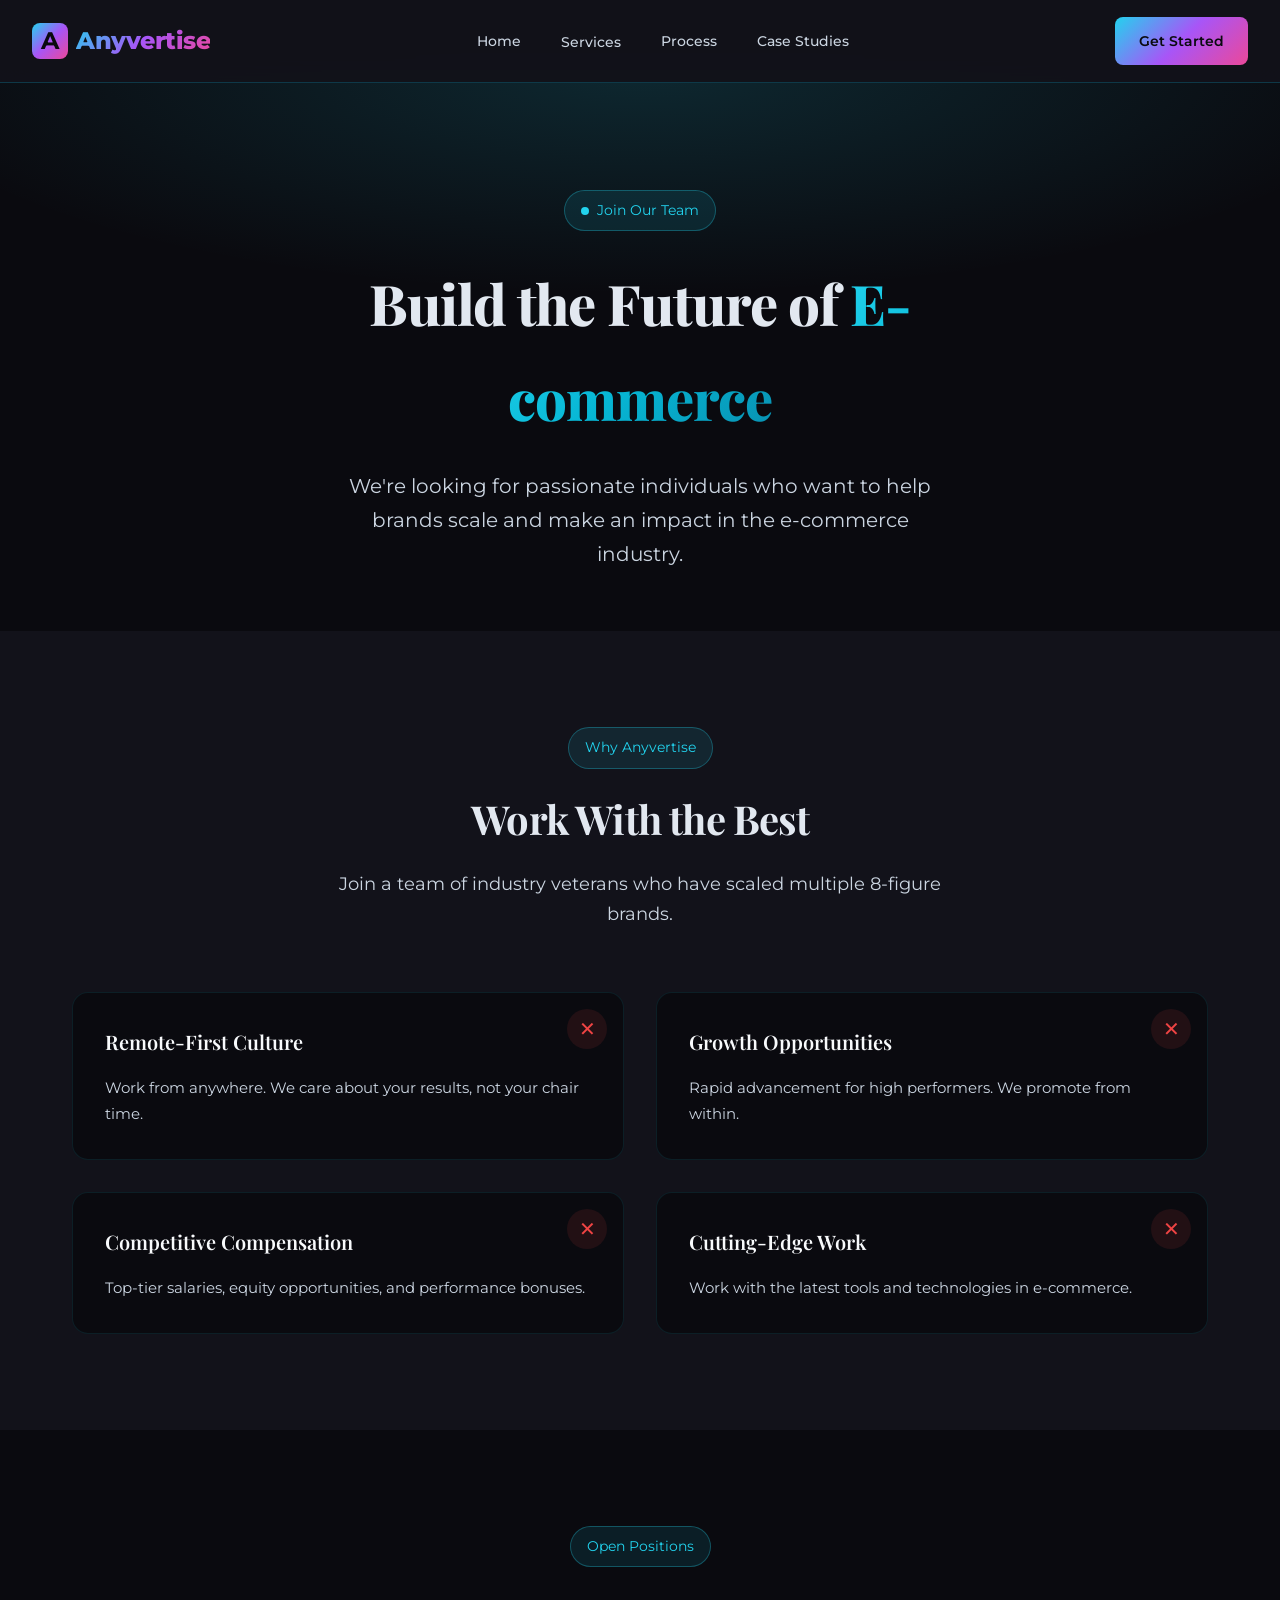
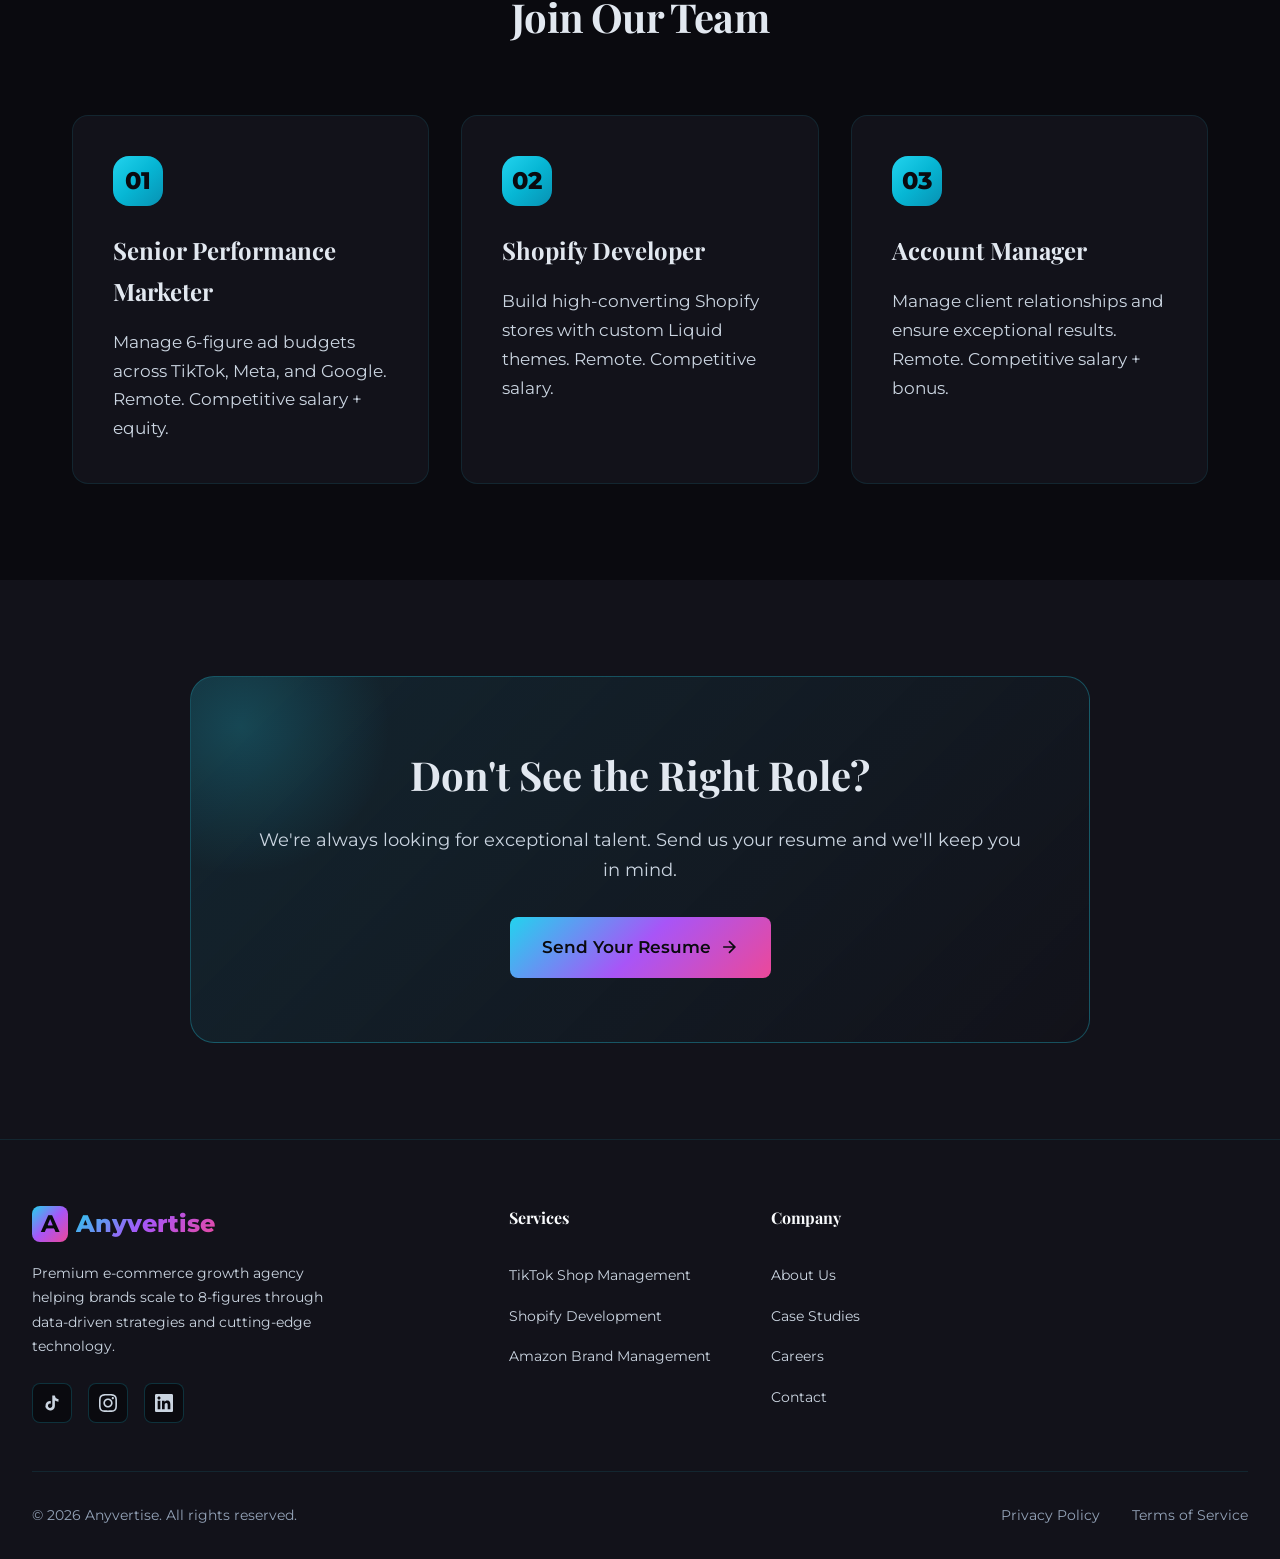
<file: pages/careers.html>
<!DOCTYPE html>
<html lang="en">
<head>
  <meta charset="UTF-8">
  <meta name="viewport" content="width=device-width, initial-scale=1.0">
  <title>Careers | Anyvertise</title>
  <meta name="description" content="Join Anyvertise and help scale the next generation of e-commerce brands.">
  <link rel="stylesheet" href="../css/style.css">
  <link rel="preconnect" href="https://fonts.googleapis.com">
  <link rel="preconnect" href="https://fonts.gstatic.com" crossorigin>
</head>
<body>
  <div id="header-placeholder"></div>
  
  <main>
    <section class="service-hero">
      <div class="service-hero-content">
        <div class="badge">
          <span class="badge-dot"></span>
          Join Our Team
        </div>
        <h1 class="service-hero-title">
          Build the Future of <span>E-commerce</span>
        </h1>
        <p class="service-hero-description">
          We're looking for passionate individuals who want to help brands scale and make an impact in the e-commerce industry.
        </p>
      </div>
    </section>

    <section class="problem-section">
      <div class="section-header">
        <span class="section-badge">Why Anyvertise</span>
        <h2 class="section-title">Work With the Best</h2>
        <p class="section-description">Join a team of industry veterans who have scaled multiple 8-figure brands.</p>
      </div>
      
      <div class="problem-grid">
        <div class="problem-card">
          <h3 class="problem-title">Remote-First Culture</h3>
          <p class="problem-description">Work from anywhere. We care about your results, not your chair time.</p>
        </div>
        
        <div class="problem-card">
          <h3 class="problem-title">Growth Opportunities</h3>
          <p class="problem-description">Rapid advancement for high performers. We promote from within.</p>
        </div>
        
        <div class="problem-card">
          <h3 class="problem-title">Competitive Compensation</h3>
          <p class="problem-description">Top-tier salaries, equity opportunities, and performance bonuses.</p>
        </div>
        
        <div class="problem-card">
          <h3 class="problem-title">Cutting-Edge Work</h3>
          <p class="problem-description">Work with the latest tools and technologies in e-commerce.</p>
        </div>
      </div>
    </section>

    <section class="strategy-section">
      <div class="section-header">
        <span class="section-badge">Open Positions</span>
        <h2 class="section-title">Join Our Team</h2>
      </div>
      
      <div class="roadmap">
        <div class="roadmap-step">
          <span class="step-number">01</span>
          <h3 class="roadmap-title">Senior Performance Marketer</h3>
          <p class="roadmap-description">Manage 6-figure ad budgets across TikTok, Meta, and Google. Remote. Competitive salary + equity.</p>
        </div>
        
        <div class="roadmap-step">
          <span class="step-number">02</span>
          <h3 class="roadmap-title">Shopify Developer</h3>
          <p class="roadmap-description">Build high-converting Shopify stores with custom Liquid themes. Remote. Competitive salary.</p>
        </div>
        
        <div class="roadmap-step">
          <span class="step-number">03</span>
          <h3 class="roadmap-title">Account Manager</h3>
          <p class="roadmap-description">Manage client relationships and ensure exceptional results. Remote. Competitive salary + bonus.</p>
        </div>
      </div>
    </section>

    <section class="cta-section" id="contact">
      <div class="cta-box">
        <h2 class="cta-title">Don't See the Right Role?</h2>
        <p class="cta-description">We're always looking for exceptional talent. Send us your resume and we'll keep you in mind.</p>
        <a href="contact.html" class="btn-primary">
          Send Your Resume
          <svg width="20" height="20" viewBox="0 0 24 24" fill="none" stroke="currentColor" stroke-width="2"><path d="M5 12h14M12 5l7 7-7 7"/></svg>
        </a>
      </div>
    </section>
  </main>

  <div id="footer-placeholder"></div>
  
  <script src="../js/main.js"></script>
</body>
</html>
</file>
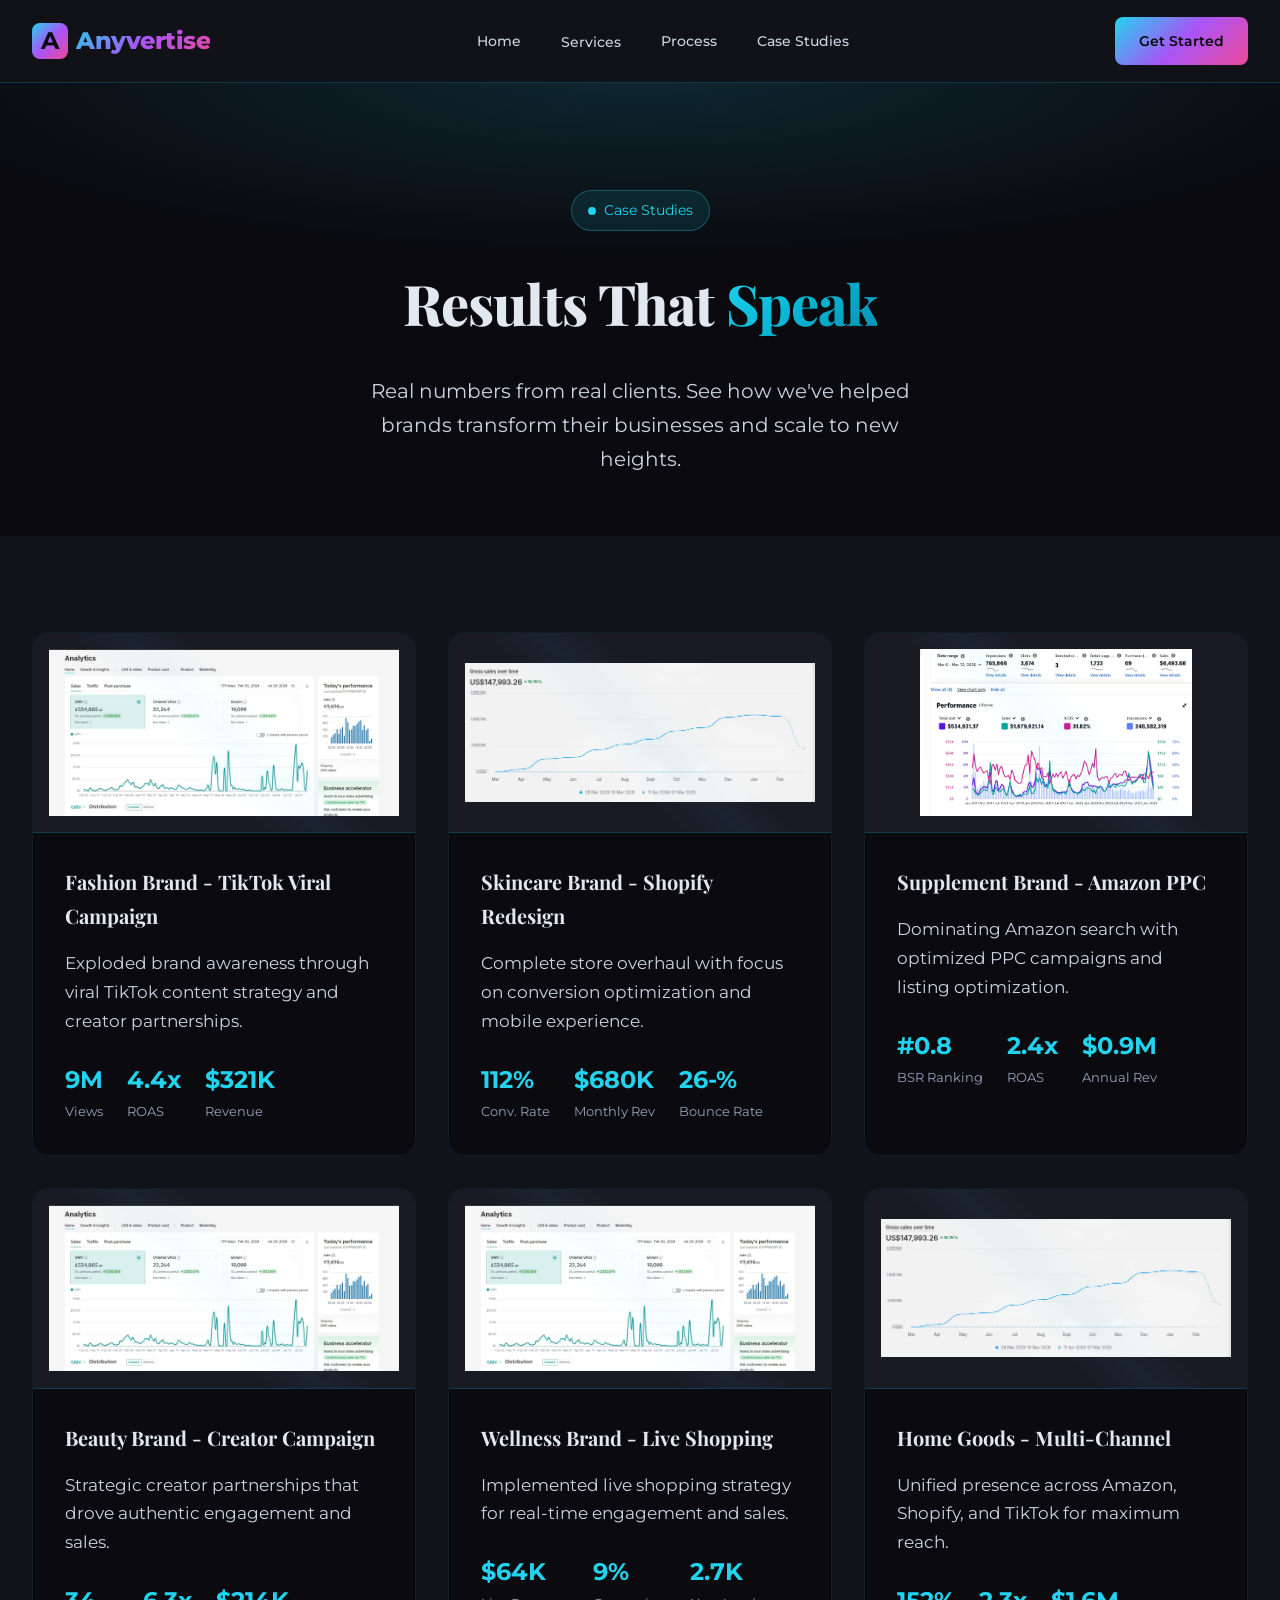
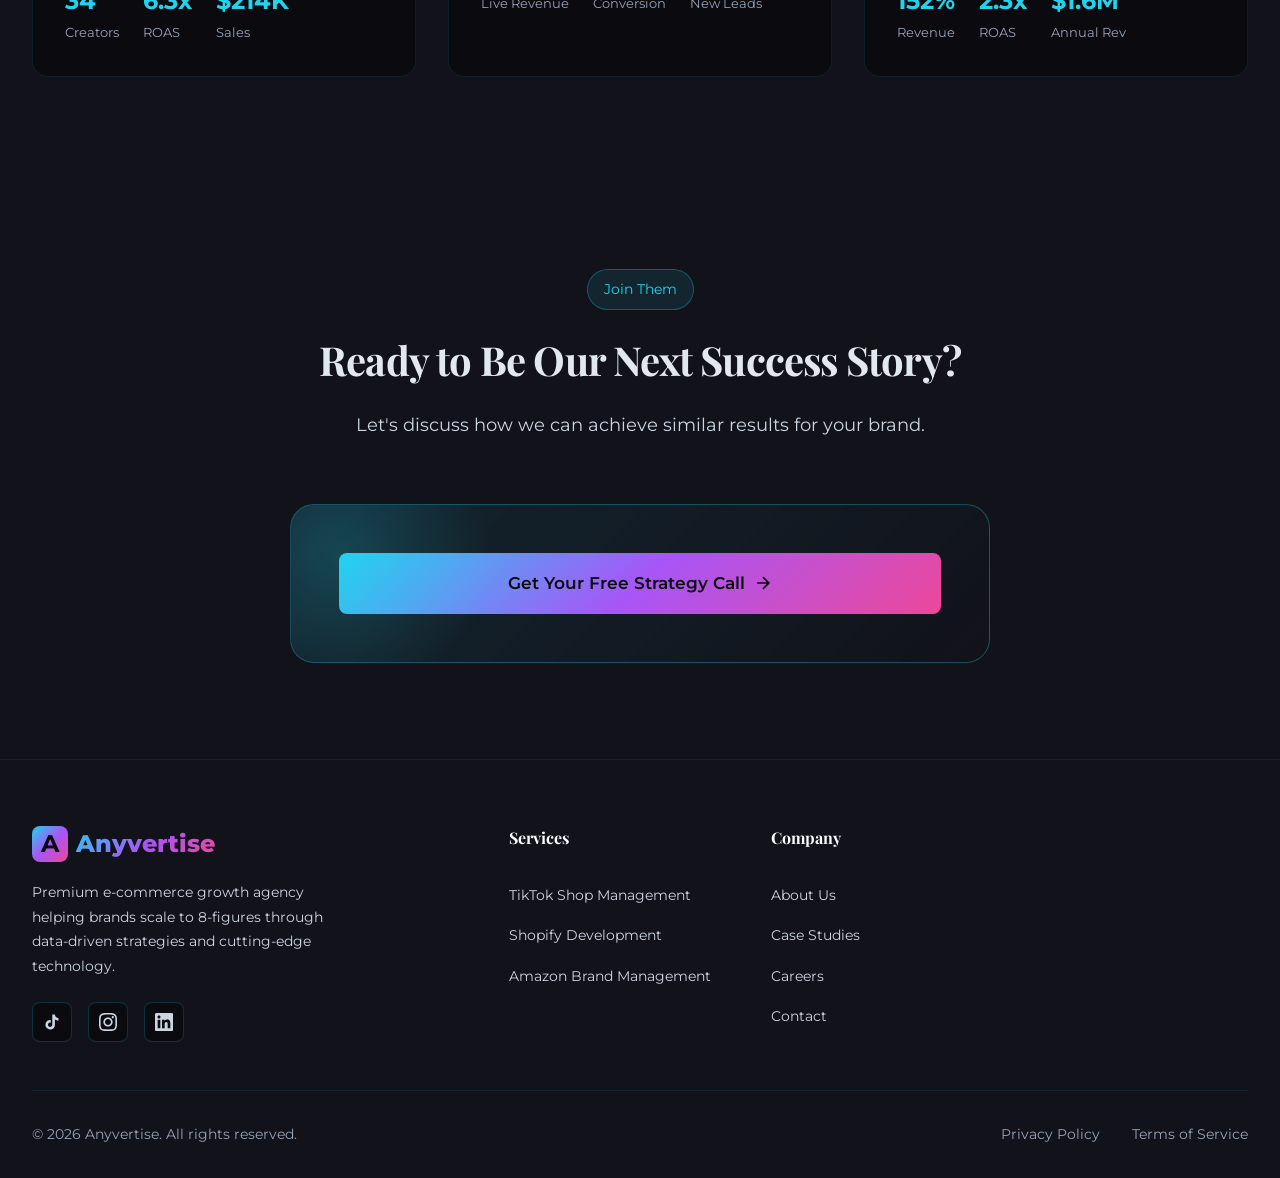
<file: pages/case-studies.html>
<!DOCTYPE html>
<html lang="en">
<head>
  <meta charset="UTF-8">
  <meta name="viewport" content="width=device-width, initial-scale=1.0">
  <title>Case Studies | Anyvertise</title>
  <meta name="description" content="See how we've helped e-commerce brands scale with real results and measurable ROI.">
  <link rel="stylesheet" href="../css/style.css">
  <link rel="preconnect" href="https://fonts.googleapis.com">
  <link rel="preconnect" href="https://fonts.gstatic.com" crossorigin>
</head>
<body>
  <div id="header-placeholder"></div>
  
  <main>
    <section class="service-hero">
      <div class="service-hero-content animate-on-scroll">
        <div class="badge">
          <span class="badge-dot"></span>
          Case Studies
        </div>
        <h1 class="service-hero-title">
          Results That <span>Speak</span>
        </h1>
        <p class="service-hero-description">
          Real numbers from real clients. See how we've helped brands transform their businesses and scale to new heights.
        </p>
      </div>
    </section>

    <section class="case-study-section">
      <div class="case-study-grid">
        <div class="case-study-card animate-on-scroll animate-delay-1">
          <div class="case-study-image">
            <img src="../assets/case-studies/tiktok-homepage.jpeg" alt="TikTok Results Screenshot" class="case-study-screenshot">
          </div>
          <div class="case-study-content">
            <h3 class="case-study-title">Fashion Brand - TikTok Viral Campaign</h3>
            <p class="service-description">Exploded brand awareness through viral TikTok content strategy and creator partnerships.</p>
            <div class="case-study-metrics">
              <div class="metric">
                <span class="metric-value" data-target="12M+">0</span>
                <span class="metric-label">Views</span>
              </div>
              <div class="metric">
                <span class="metric-value" data-target="5.8x">0</span>
                <span class="metric-label">ROAS</span>
              </div>
              <div class="metric">
                <span class="metric-value" data-target="$420K">0</span>
                <span class="metric-label">Revenue</span>
              </div>
            </div>
          </div>
        </div>
        
        <div class="case-study-card animate-on-scroll animate-delay-2">
          <div class="case-study-image">
            <img src="../assets/case-studies/shopify-homepage-screenshot.png" alt="Shopify Store Homepage" class="case-study-screenshot">
          </div>
          <div class="case-study-content">
            <h3 class="case-study-title">Skincare Brand - Shopify Redesign</h3>
            <p class="service-description">Complete store overhaul with focus on conversion optimization and mobile experience.</p>
            <div class="case-study-metrics">
              <div class="metric">
                <span class="metric-value" data-target="+147%">0</span>
                <span class="metric-label">Conv. Rate</span>
              </div>
              <div class="metric">
                <span class="metric-value" data-target="$890K">0</span>
                <span class="metric-label">Monthly Rev</span>
              </div>
              <div class="metric">
                <span class="metric-value" data-target="-34%">0</span>
                <span class="metric-label">Bounce Rate</span>
              </div>
            </div>
          </div>
        </div>
        
        <div class="case-study-card animate-on-scroll animate-delay-3">
          <div class="case-study-image">
            <img src="../assets/case-studies/amazon-homepage.jpeg" alt="Amazon Results Screenshot" class="case-study-screenshot">
          </div>
          <div class="case-study-content">
            <h3 class="case-study-title">Supplement Brand - Amazon PPC</h3>
            <p class="service-description">Dominating Amazon search with optimized PPC campaigns and listing optimization.</p>
            <div class="case-study-metrics">
              <div class="metric">
                <span class="metric-value" data-target="#1">0</span>
                <span class="metric-label">BSR Ranking</span>
              </div>
              <div class="metric">
                <span class="metric-value" data-target="3.2x">0</span>
                <span class="metric-label">ROAS</span>
              </div>
              <div class="metric">
                <span class="metric-value" data-target="$1.2M">0</span>
                <span class="metric-label">Annual Rev</span>
              </div>
            </div>
          </div>
        </div>
        
        <div class="case-study-card animate-on-scroll animate-delay-4">
          <div class="case-study-image">
            <img src="../assets/case-studies/tiktok-homepage.jpeg" alt="TikTok Creator Campaign" class="case-study-screenshot">
          </div>
          <div class="case-study-content">
            <h3 class="case-study-title">Beauty Brand - Creator Campaign</h3>
            <p class="service-description">Strategic creator partnerships that drove authentic engagement and sales.</p>
            <div class="case-study-metrics">
              <div class="metric">
                <span class="metric-value" data-target="45+">0</span>
                <span class="metric-label">Creators</span>
              </div>
              <div class="metric">
                <span class="metric-value" data-target="8.2x">0</span>
                <span class="metric-label">ROAS</span>
              </div>
              <div class="metric">
                <span class="metric-value" data-target="$280K">0</span>
                <span class="metric-label">Sales</span>
              </div>
            </div>
          </div>
        </div>
        
        <div class="case-study-card animate-on-scroll animate-delay-1">
          <div class="case-study-image">
            <img src="../assets/case-studies/tiktok-homepage.jpeg" alt="TikTok Live Shopping" class="case-study-screenshot">
          </div>
          <div class="case-study-content">
            <h3 class="case-study-title">Wellness Brand - Live Shopping</h3>
            <p class="service-description">Implemented live shopping strategy for real-time engagement and sales.</p>
            <div class="case-study-metrics">
              <div class="metric">
                <span class="metric-value" data-target="$85K">0</span>
                <span class="metric-label">Live Revenue</span>
              </div>
              <div class="metric">
                <span class="metric-value" data-target="12%">0</span>
                <span class="metric-label">Conversion</span>
              </div>
              <div class="metric">
                <span class="metric-value" data-target="3.5K">0</span>
                <span class="metric-label">New Leads</span>
              </div>
            </div>
          </div>
        </div>
        
        <div class="case-study-card animate-on-scroll animate-delay-2">
          <div class="case-study-image">
            <img src="../assets/case-studies/shopify-homepage-screenshot.png" alt="Shopify Store Screenshot" class="case-study-screenshot">
          </div>
          <div class="case-study-content">
            <h3 class="case-study-title">Home Goods - Multi-Channel</h3>
            <p class="service-description">Unified presence across Amazon, Shopify, and TikTok for maximum reach.</p>
            <div class="case-study-metrics">
              <div class="metric">
                <span class="metric-value" data-target="+200%">0</span>
                <span class="metric-label">Revenue</span>
              </div>
              <div class="metric">
                <span class="metric-value" data-target="3x">0</span>
                <span class="metric-label">ROAS</span>
              </div>
              <div class="metric">
                <span class="metric-value" data-target="$2.1M">0</span>
                <span class="metric-label">Annual Rev</span>
              </div>
            </div>
          </div>
        </div>
      </div>
    </section>

    <section class="trust-section">
      <div class="section-header animate-on-scroll">
        <span class="section-badge">Join Them</span>
        <h2 class="section-title">Ready to Be Our Next Success Story?</h2>
        <p class="section-description">Let's discuss how we can achieve similar results for your brand.</p>
      </div>
      
      <div class="cta-box animate-on-scroll animate-delay-1" style="max-width: 700px; margin: 0 auto; padding: 3rem;">
        <a href="contact.html" class="btn-primary" style="width: 100%; justify-content: center;">
          Get Your Free Strategy Call
          <svg width="20" height="20" viewBox="0 0 24 24" fill="none" stroke="currentColor" stroke-width="2"><path d="M5 12h14M12 5l7 7-7 7"/></svg>
        </a>
      </div>
    </section>
  </main>

  <div id="footer-placeholder"></div>
  
  <script src="../js/main.js"></script>
</body>
</html>
</file>
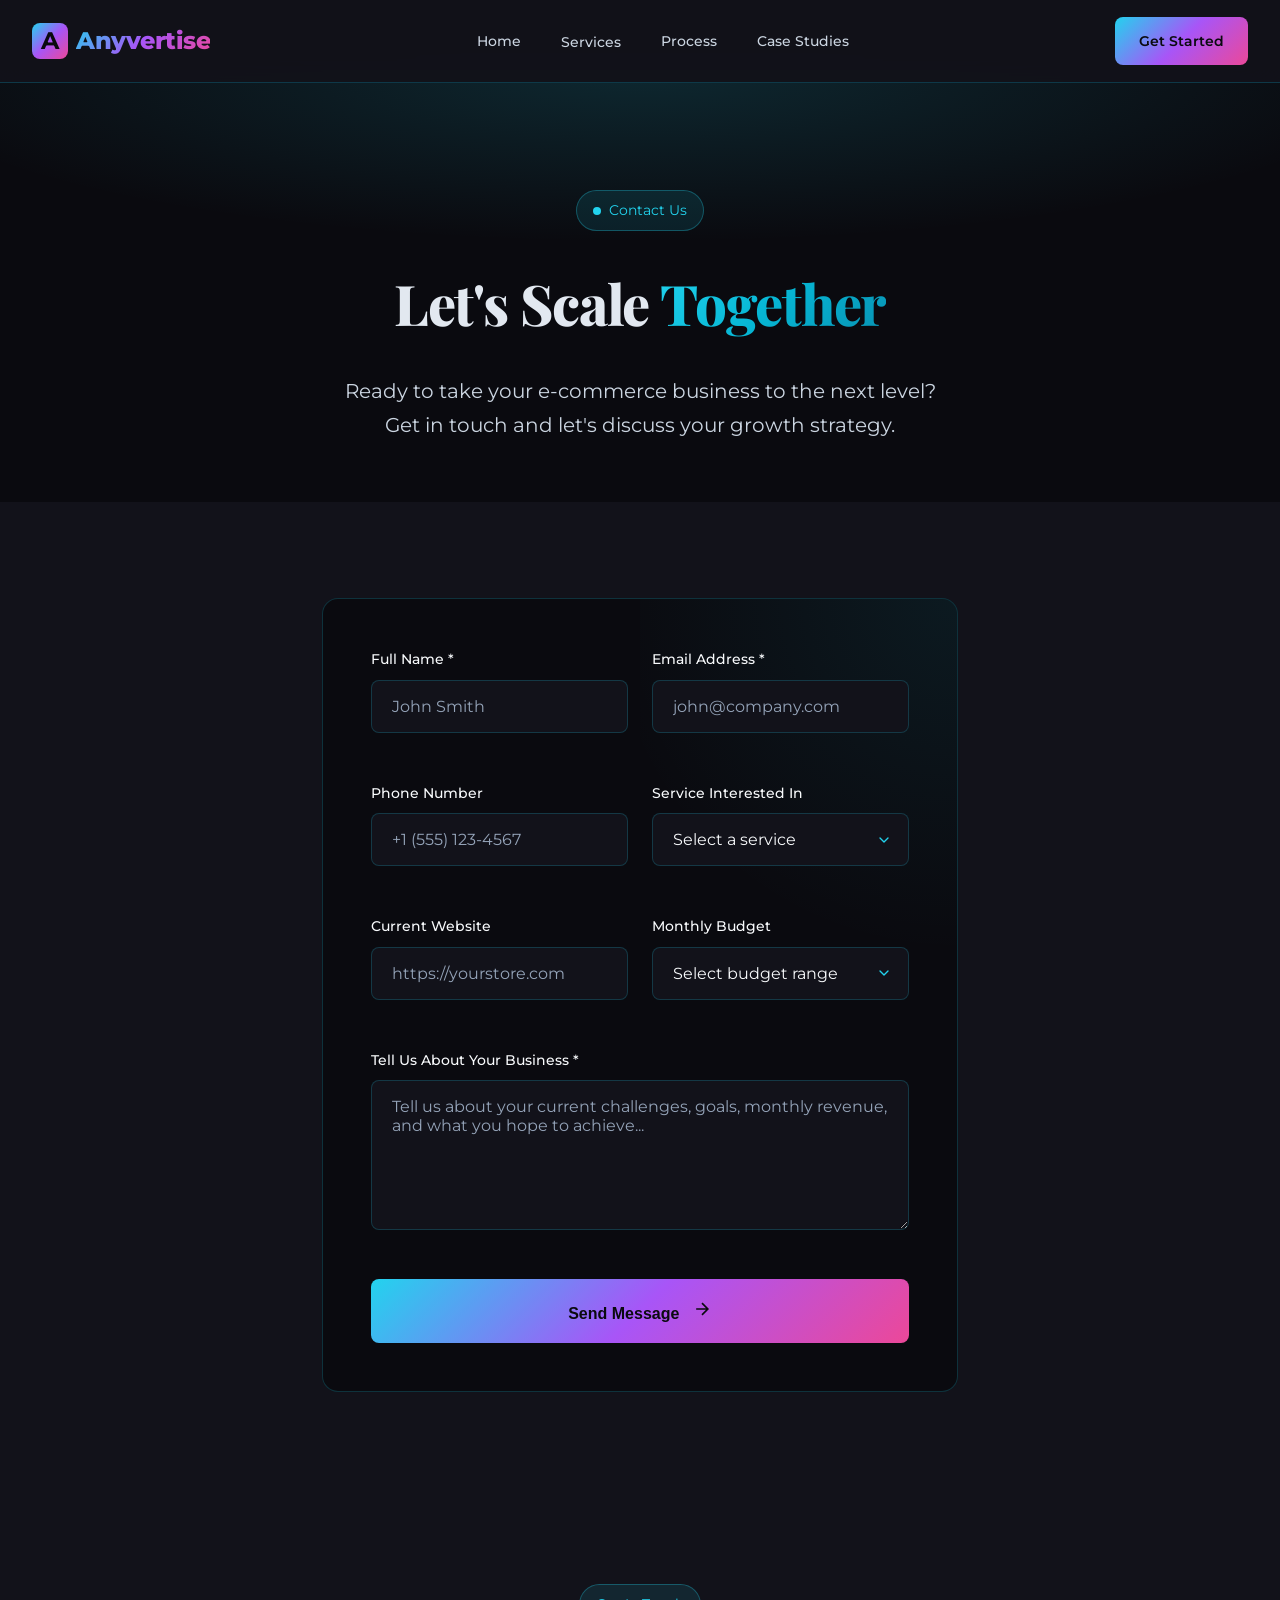
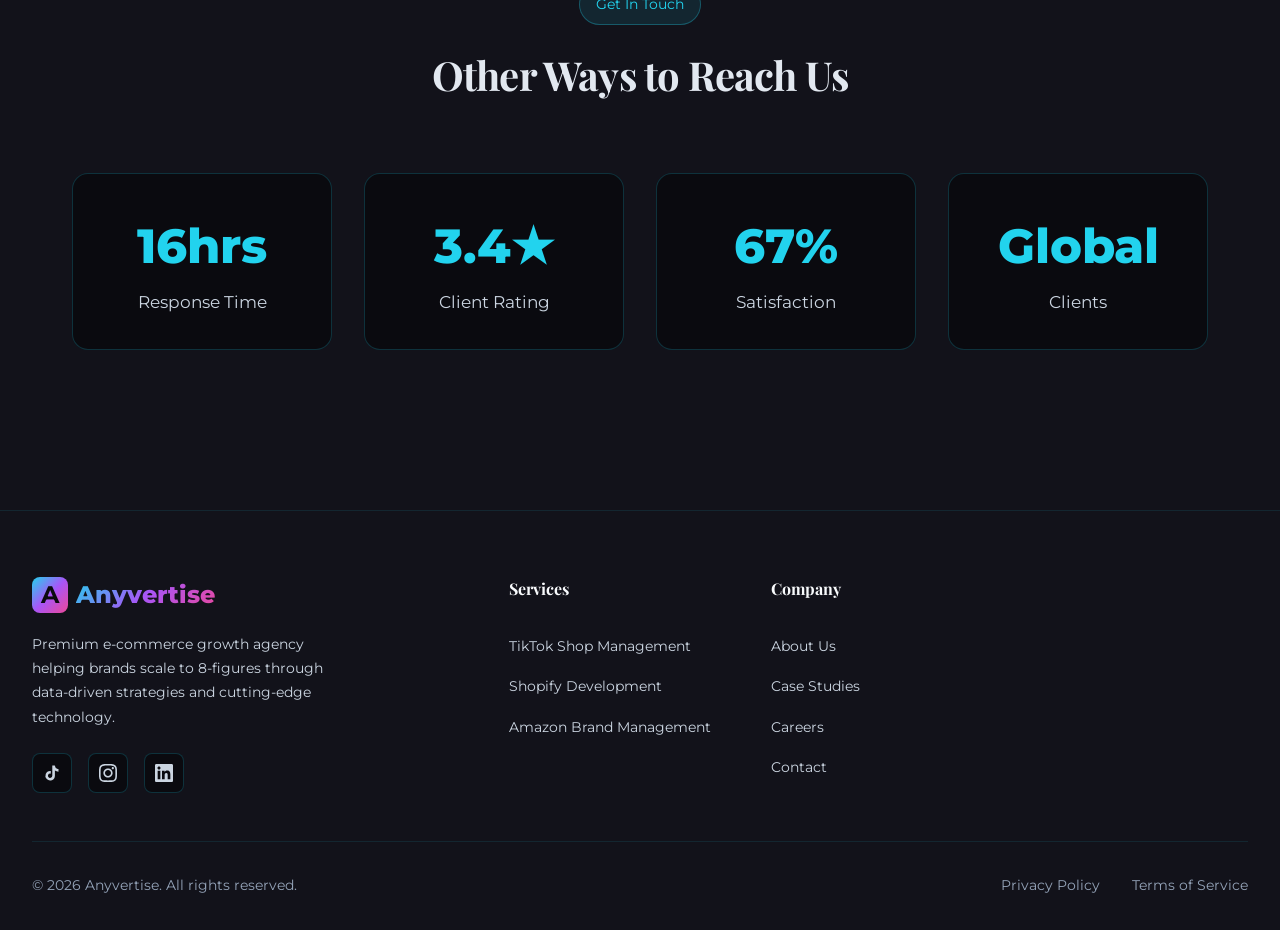
<file: pages/contact.html>
<!DOCTYPE html>
<html lang="en">
<head>
  <meta charset="UTF-8">
  <meta name="viewport" content="width=device-width, initial-scale=1.0">
  <title>Contact Us | Anyvertise</title>
  <meta name="description" content="Get in touch with Anyvertise - Your premium e-commerce growth agency. Let's scale your business together.">
  <link rel="stylesheet" href="../css/style.css">
  <link rel="preconnect" href="https://fonts.googleapis.com">
  <link rel="preconnect" href="https://fonts.gstatic.com" crossorigin>
</head>
<body>
  <div id="header-placeholder"></div>
  
  <main>
    <section class="service-hero">
      <div class="service-hero-content">
        <div class="badge">
          <span class="badge-dot"></span>
          Contact Us
        </div>
        <h1 class="service-hero-title">
          Let's Scale <span>Together</span>
        </h1>
        <p class="service-hero-description">
          Ready to take your e-commerce business to the next level? Get in touch and let's discuss your growth strategy.
        </p>
      </div>
    </section>

    <section class="contact-section">
      <div class="contact-container">
        <form class="contact-form" id="contactForm" action="https://formspree.io/f/xgonzkee" method="POST">
          <div class="form-row">
            <div class="form-group">
              <label class="form-label" for="name">Full Name *</label>
              <input type="text" id="name" name="name" class="form-input" placeholder="John Smith" required>
            </div>
            <div class="form-group">
              <label class="form-label" for="email">Email Address *</label>
              <input type="email" id="email" name="email" class="form-input" placeholder="john@company.com" required>
            </div>
          </div>
          <div class="form-row">
            <div class="form-group">
              <label class="form-label" for="phone">Phone Number</label>
              <input type="tel" id="phone" name="phone" class="form-input" placeholder="+1 (555) 123-4567">
            </div>
            <div class="form-group">
              <label class="form-label" for="service">Service Interested In</label>
              <select id="service" name="service" class="form-select">
                <option value="">Select a service</option>
                <option value="tiktok">TikTok Marketing</option>
                <option value="shopify">Shopify Development</option>
                <option value="amazon">Amazon PPC</option>
                <option value="multiple">Multiple Services</option>
              </select>
            </div>
          </div>
          <div class="form-row">
            <div class="form-group">
              <label class="form-label" for="website">Current Website</label>
              <input type="url" id="website" name="website" class="form-input" placeholder="https://yourstore.com">
            </div>
            <div class="form-group">
              <label class="form-label" for="budget">Monthly Budget</label>
              <select id="budget" name="budget" class="form-select">
                <option value="">Select budget range</option>
                <option value="under5k">Under $5,000</option>
                <option value="5k-10k">$5,000 - $10,000</option>
                <option value="10k-25k">$10,000 - $25,000</option>
                <option value="25k-50k">$25,000 - $50,000</option>
                <option value="over50k">Over $50,000</option>
              </select>
            </div>
          </div>
          <div class="form-group">
            <label class="form-label" for="message">Tell Us About Your Business *</label>
            <textarea id="message" name="message" class="form-textarea" placeholder="Tell us about your current challenges, goals, monthly revenue, and what you hope to achieve..." required></textarea>
          </div>
          <button type="submit" class="form-submit">
            Send Message
            <svg width="20" height="20" viewBox="0 0 24 24" fill="none" stroke="currentColor" stroke-width="2" style="margin-left: 0.5rem;"><path d="M5 12h14M12 5l7 7-7 7"/></svg>
          </button>
        </form>
        <div class="form-success" id="formSuccess">
          <div class="form-success-icon">✓</div>
          <h3>Message Sent!</h3>
          <p>Thanks for reaching out. We'll be in touch within 24 hours.</p>
        </div>
      </div>
    </section>

    <section class="trust-section">
      <div class="section-header animate-on-scroll">
        <span class="section-badge">Get In Touch</span>
        <h2 class="section-title">Other Ways to Reach Us</h2>
      </div>
      
      <div class="trust-stats">
        <div class="trust-stat animate-on-scroll animate-delay-1">
          <span class="trust-number" data-target="24hrs">0</span>
          <span class="trust-label">Response Time</span>
        </div>
        <div class="trust-stat animate-on-scroll animate-delay-2">
          <span class="trust-number" data-target="5★">0</span>
          <span class="trust-label">Client Rating</span>
        </div>
        <div class="trust-stat animate-on-scroll animate-delay-3">
          <span class="trust-number" data-target="98%">0</span>
          <span class="trust-label">Satisfaction</span>
        </div>
        <div class="trust-stat animate-on-scroll animate-delay-4">
          <span class="trust-number">Global</span>
          <span class="trust-label">Clients</span>
        </div>
      </div>
    </section>
  </main>

  <div id="footer-placeholder"></div>
  
  <script src="../js/main.js"></script>
</body>
</html>
</file>
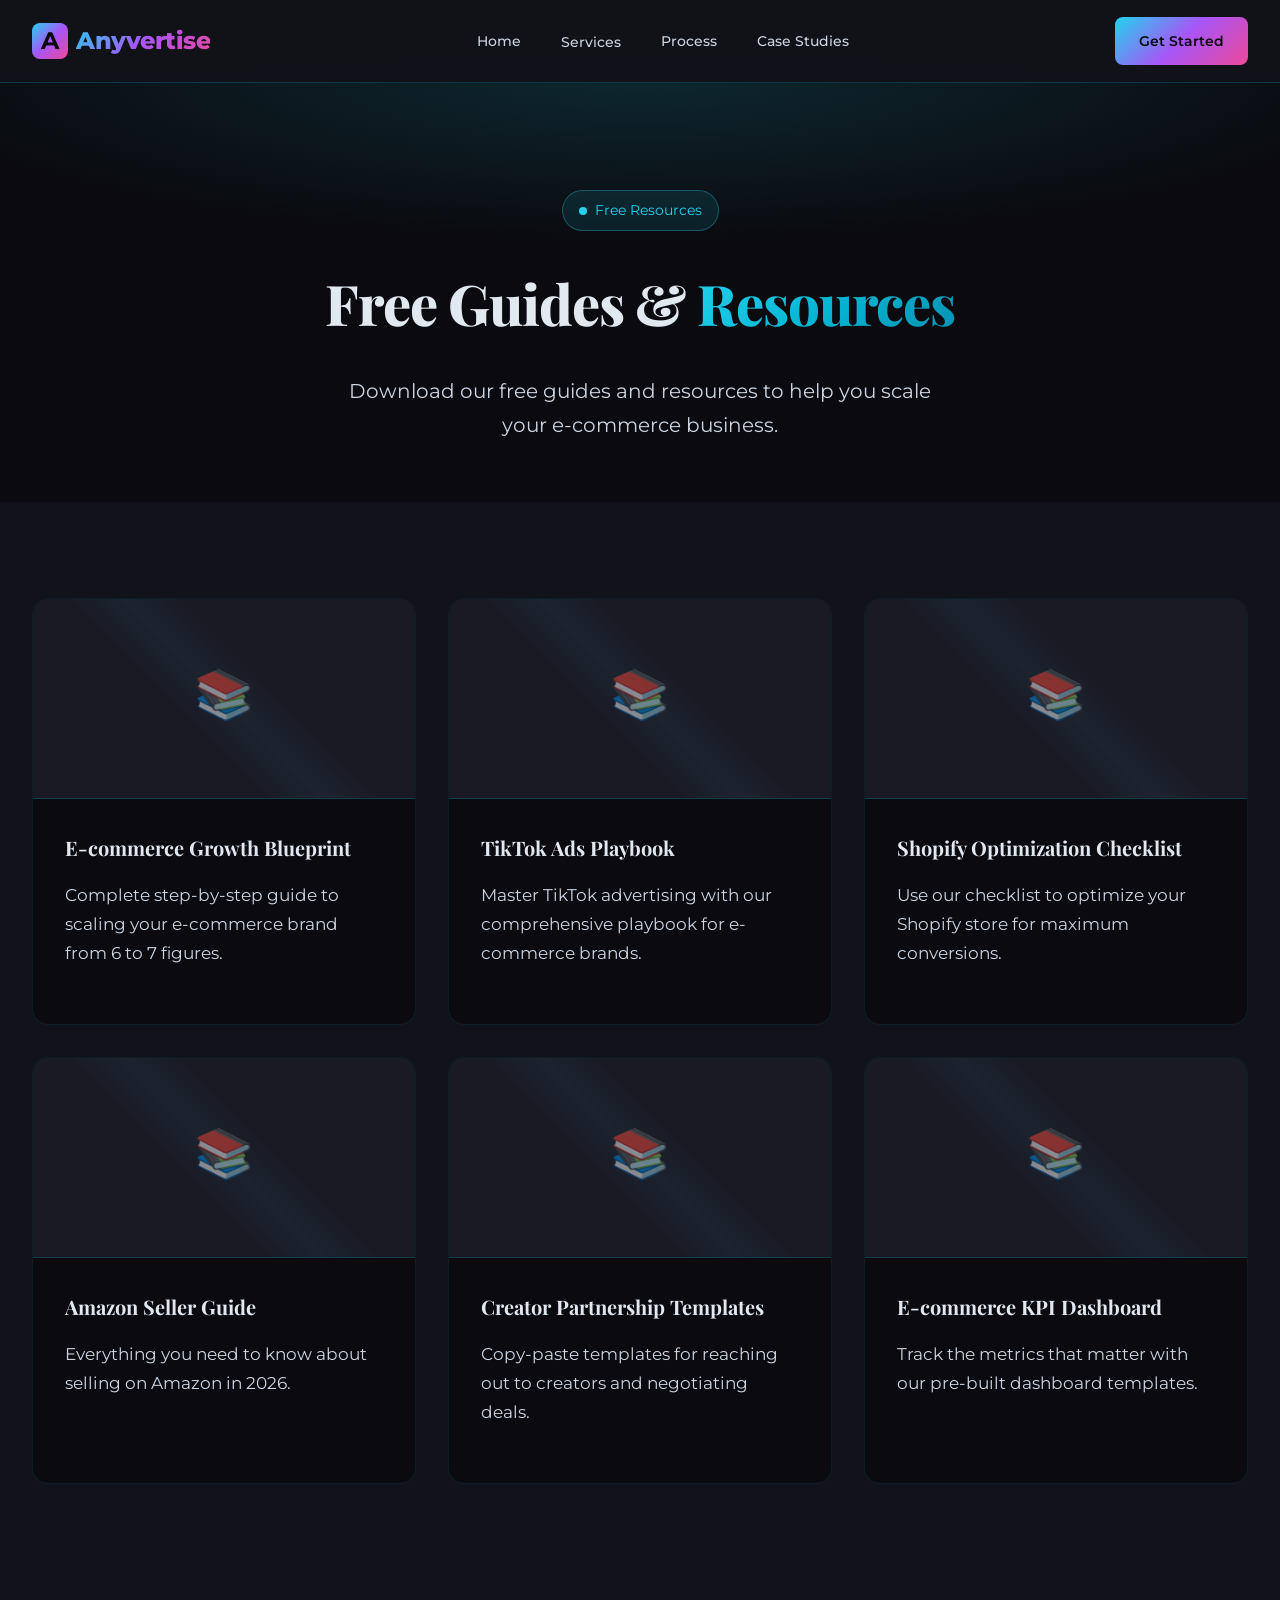
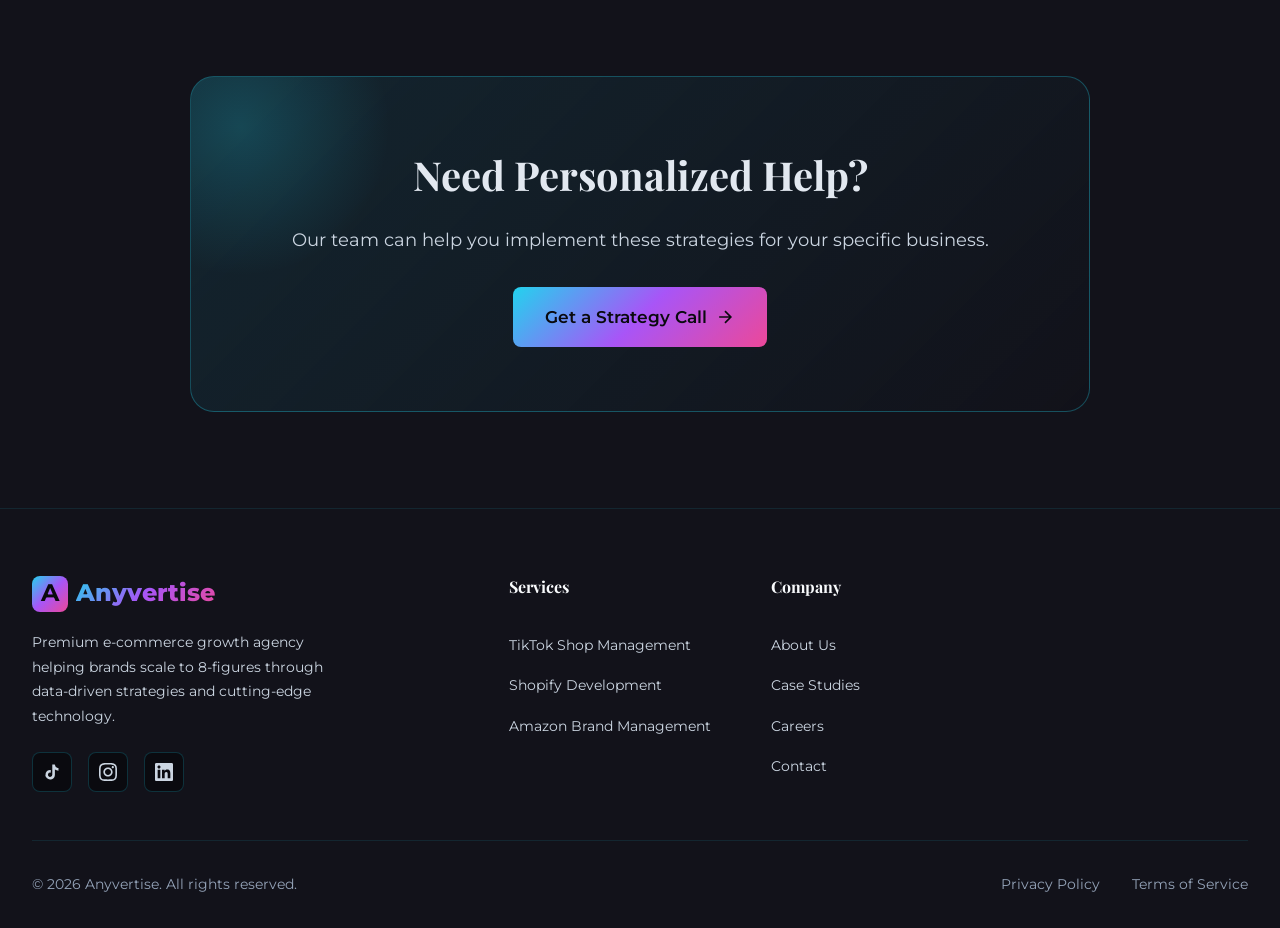
<file: pages/guides.html>
<!DOCTYPE html>
<html lang="en">
<head>
  <meta charset="UTF-8">
  <meta name="viewport" content="width=device-width, initial-scale=1.0">
  <title>Guides | Anyvertise</title>
  <meta name="description" content="Free resources and guides to help you grow your e-commerce business.">
  <link rel="stylesheet" href="../css/style.css">
  <link rel="preconnect" href="https://fonts.googleapis.com">
  <link rel="preconnect" href="https://fonts.gstatic.com" crossorigin>
</head>
<body>
  <div id="header-placeholder"></div>
  
  <main>
    <section class="service-hero">
      <div class="service-hero-content">
        <div class="badge">
          <span class="badge-dot"></span>
          Free Resources
        </div>
        <h1 class="service-hero-title">
          Free Guides & <span>Resources</span>
        </h1>
        <p class="service-hero-description">
          Download our free guides and resources to help you scale your e-commerce business.
        </p>
      </div>
    </section>

    <section class="case-study-section">
      <div class="case-study-grid">
        <div class="case-study-card">
          <div class="case-study-image">
            <div class="case-study-placeholder">
              <div class="case-study-placeholder-icon">📚</div>
            </div>
          </div>
          <div class="case-study-content">
            <h3 class="case-study-title">E-commerce Growth Blueprint</h3>
            <p class="service-description">Complete step-by-step guide to scaling your e-commerce brand from 6 to 7 figures.</p>
          </div>
        </div>
        
        <div class="case-study-card">
          <div class="case-study-image">
            <div class="case-study-placeholder">
              <div class="case-study-placeholder-icon">📚</div>
            </div>
          </div>
          <div class="case-study-content">
            <h3 class="case-study-title">TikTok Ads Playbook</h3>
            <p class="service-description">Master TikTok advertising with our comprehensive playbook for e-commerce brands.</p>
          </div>
        </div>
        
        <div class="case-study-card">
          <div class="case-study-image">
            <div class="case-study-placeholder">
              <div class="case-study-placeholder-icon">📚</div>
            </div>
          </div>
          <div class="case-study-content">
            <h3 class="case-study-title">Shopify Optimization Checklist</h3>
            <p class="service-description">Use our checklist to optimize your Shopify store for maximum conversions.</p>
          </div>
        </div>
        
        <div class="case-study-card">
          <div class="case-study-image">
            <div class="case-study-placeholder">
              <div class="case-study-placeholder-icon">📚</div>
            </div>
          </div>
          <div class="case-study-content">
            <h3 class="case-study-title">Amazon Seller Guide</h3>
            <p class="service-description">Everything you need to know about selling on Amazon in 2026.</p>
          </div>
        </div>
        
        <div class="case-study-card">
          <div class="case-study-image">
            <div class="case-study-placeholder">
              <div class="case-study-placeholder-icon">📚</div>
            </div>
          </div>
          <div class="case-study-content">
            <h3 class="case-study-title">Creator Partnership Templates</h3>
            <p class="service-description">Copy-paste templates for reaching out to creators and negotiating deals.</p>
          </div>
        </div>
        
        <div class="case-study-card">
          <div class="case-study-image">
            <div class="case-study-placeholder">
              <div class="case-study-placeholder-icon">📚</div>
            </div>
          </div>
          <div class="case-study-content">
            <h3 class="case-study-title">E-commerce KPI Dashboard</h3>
            <p class="service-description">Track the metrics that matter with our pre-built dashboard templates.</p>
          </div>
        </div>
      </div>
    </section>

    <section class="cta-section">
      <div class="cta-box">
        <h2 class="cta-title">Need Personalized Help?</h2>
        <p class="cta-description">Our team can help you implement these strategies for your specific business.</p>
        <a href="contact.html" class="btn-primary">
          Get a Strategy Call
          <svg width="20" height="20" viewBox="0 0 24 24" fill="none" stroke="currentColor" stroke-width="2"><path d="M5 12h14M12 5l7 7-7 7"/></svg>
        </a>
      </div>
    </section>
  </main>

  <div id="footer-placeholder"></div>
  
  <script src="../js/main.js"></script>
</body>
</html>
</file>
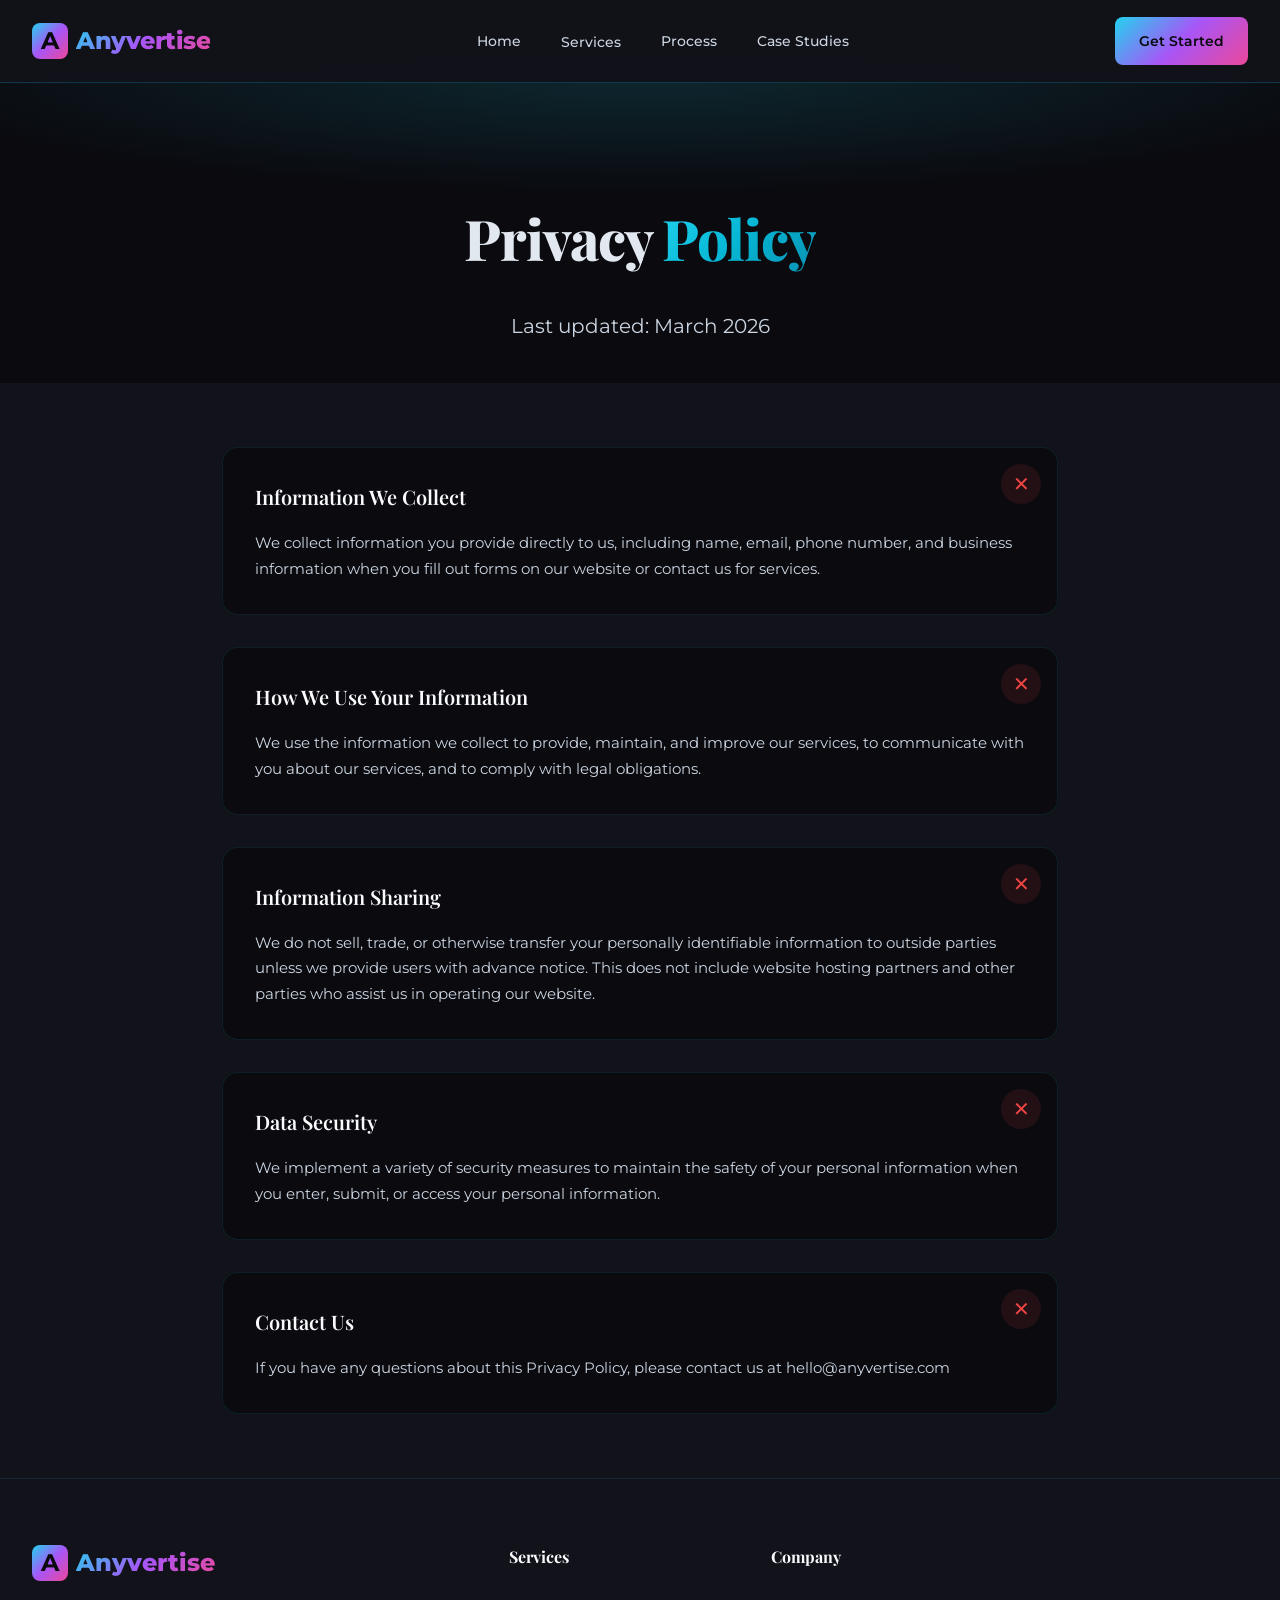
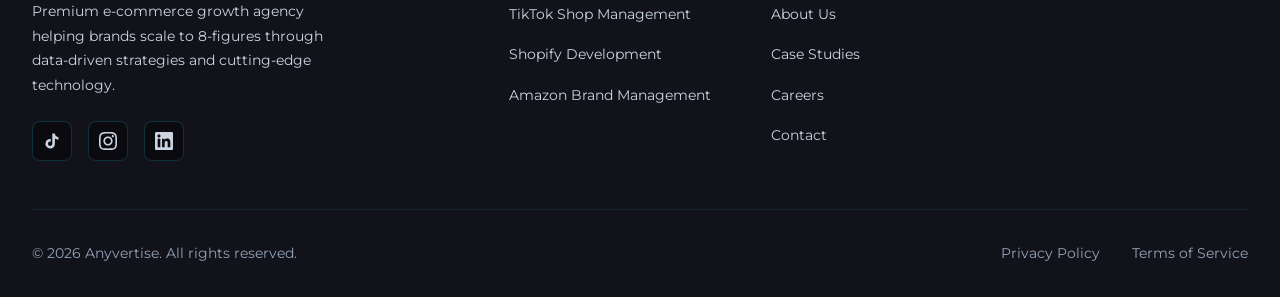
<file: pages/privacy.html>
<!DOCTYPE html>
<html lang="en">
<head>
  <meta charset="UTF-8">
  <meta name="viewport" content="width=device-width, initial-scale=1.0">
  <title>Privacy Policy | Anyvertise</title>
  <meta name="description" content="Anyvertise Privacy Policy - How we collect, use, and protect your information.">
  <link rel="stylesheet" href="../css/style.css">
  <link rel="preconnect" href="https://fonts.googleapis.com">
  <link rel="preconnect" href="https://fonts.gstatic.com" crossorigin>
</head>
<body>
  <div id="header-placeholder"></div>
  
  <main>
    <section class="service-hero" style="padding: 120px 0 40px;">
      <div class="service-hero-content">
        <h1 class="service-hero-title">
          Privacy <span>Policy</span>
        </h1>
        <p class="service-hero-description">
          Last updated: March 2026
        </p>
      </div>
    </section>

    <section class="problem-section" style="padding: 4rem 0;">
      <div class="problem-grid" style="max-width: 900px;">
        <div class="problem-card" style="grid-column: 1 / -1;">
          <h3 class="problem-title">Information We Collect</h3>
          <p class="problem-description">We collect information you provide directly to us, including name, email, phone number, and business information when you fill out forms on our website or contact us for services.</p>
        </div>
        
        <div class="problem-card" style="grid-column: 1 / -1;">
          <h3 class="problem-title">How We Use Your Information</h3>
          <p class="problem-description">We use the information we collect to provide, maintain, and improve our services, to communicate with you about our services, and to comply with legal obligations.</p>
        </div>
        
        <div class="problem-card" style="grid-column: 1 / -1;">
          <h3 class="problem-title">Information Sharing</h3>
          <p class="problem-description">We do not sell, trade, or otherwise transfer your personally identifiable information to outside parties unless we provide users with advance notice. This does not include website hosting partners and other parties who assist us in operating our website.</p>
        </div>
        
        <div class="problem-card" style="grid-column: 1 / -1;">
          <h3 class="problem-title">Data Security</h3>
          <p class="problem-description">We implement a variety of security measures to maintain the safety of your personal information when you enter, submit, or access your personal information.</p>
        </div>
        
        <div class="problem-card" style="grid-column: 1 / -1;">
          <h3 class="problem-title">Contact Us</h3>
          <p class="problem-description">If you have any questions about this Privacy Policy, please contact us at hello@anyvertise.com</p>
        </div>
      </div>
    </section>
  </main>

  <div id="footer-placeholder"></div>
  
  <script src="../js/main.js"></script>
</body>
</html>
</file>
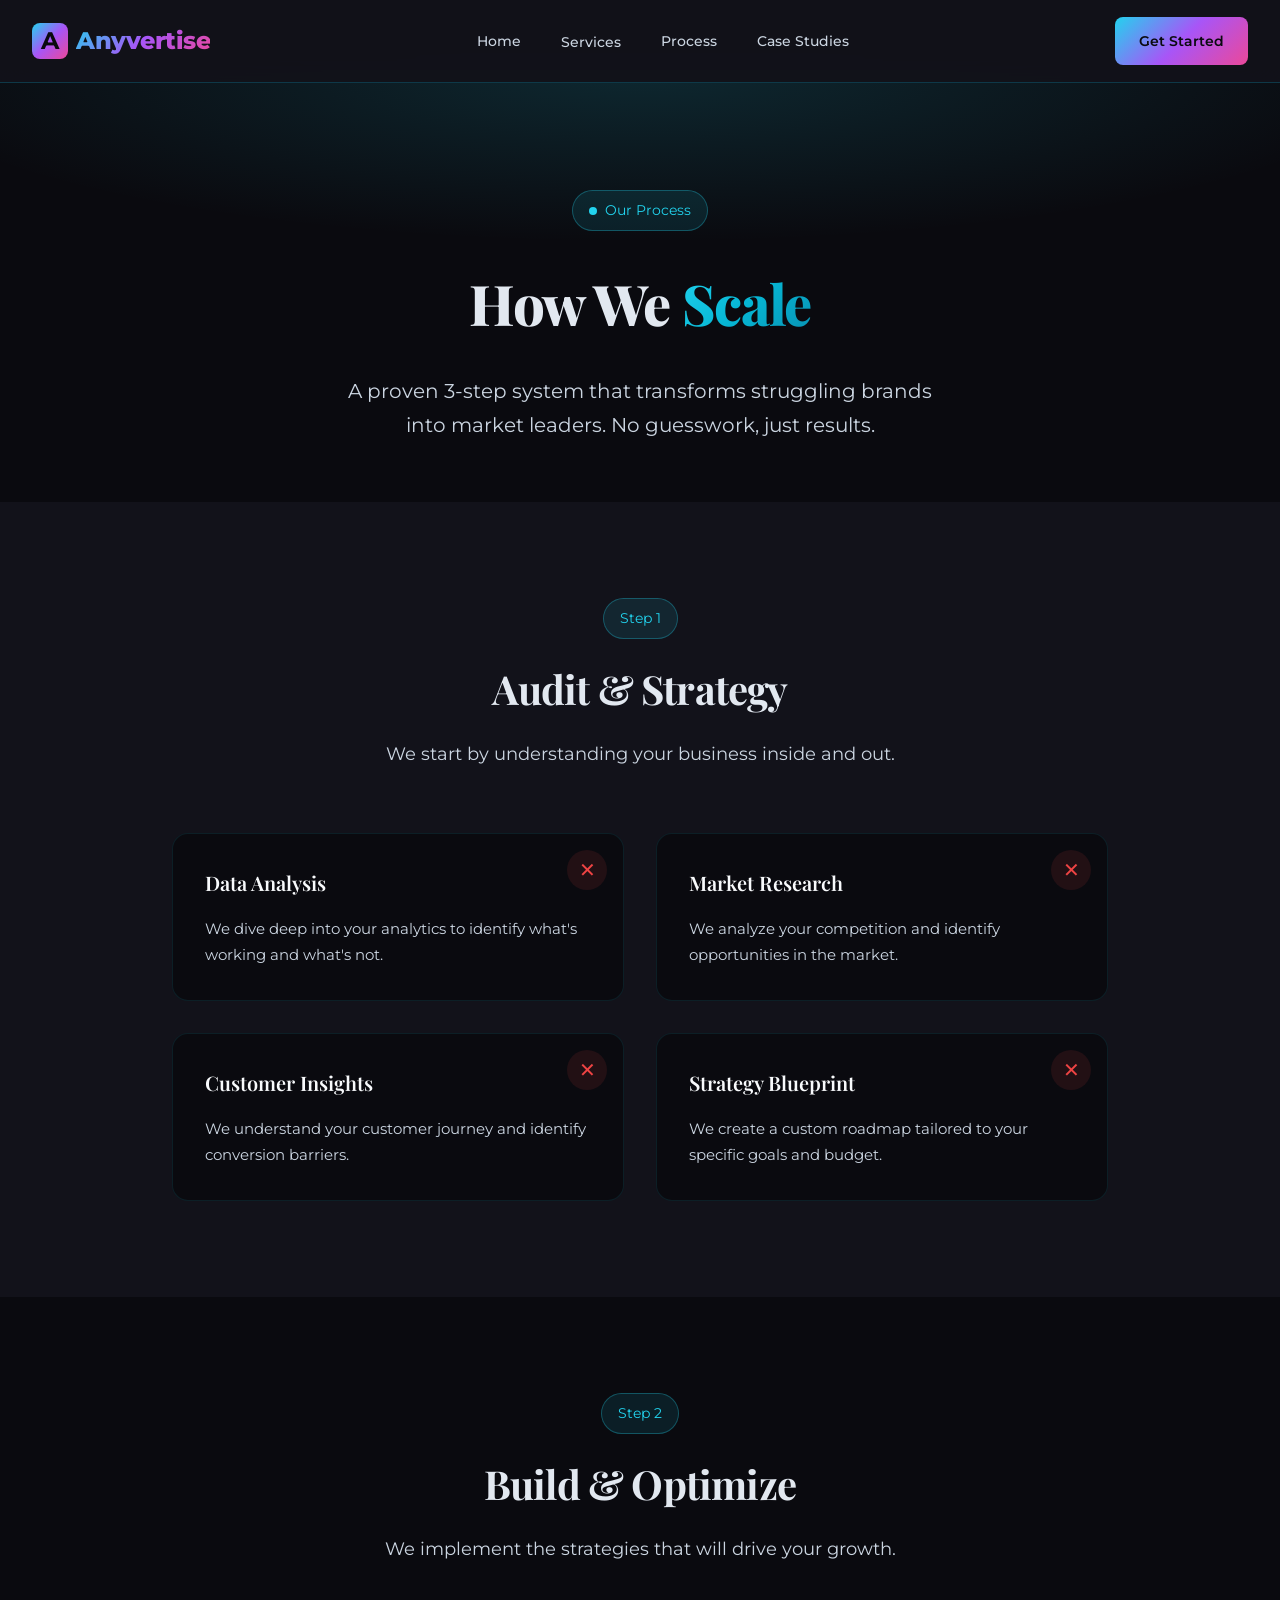
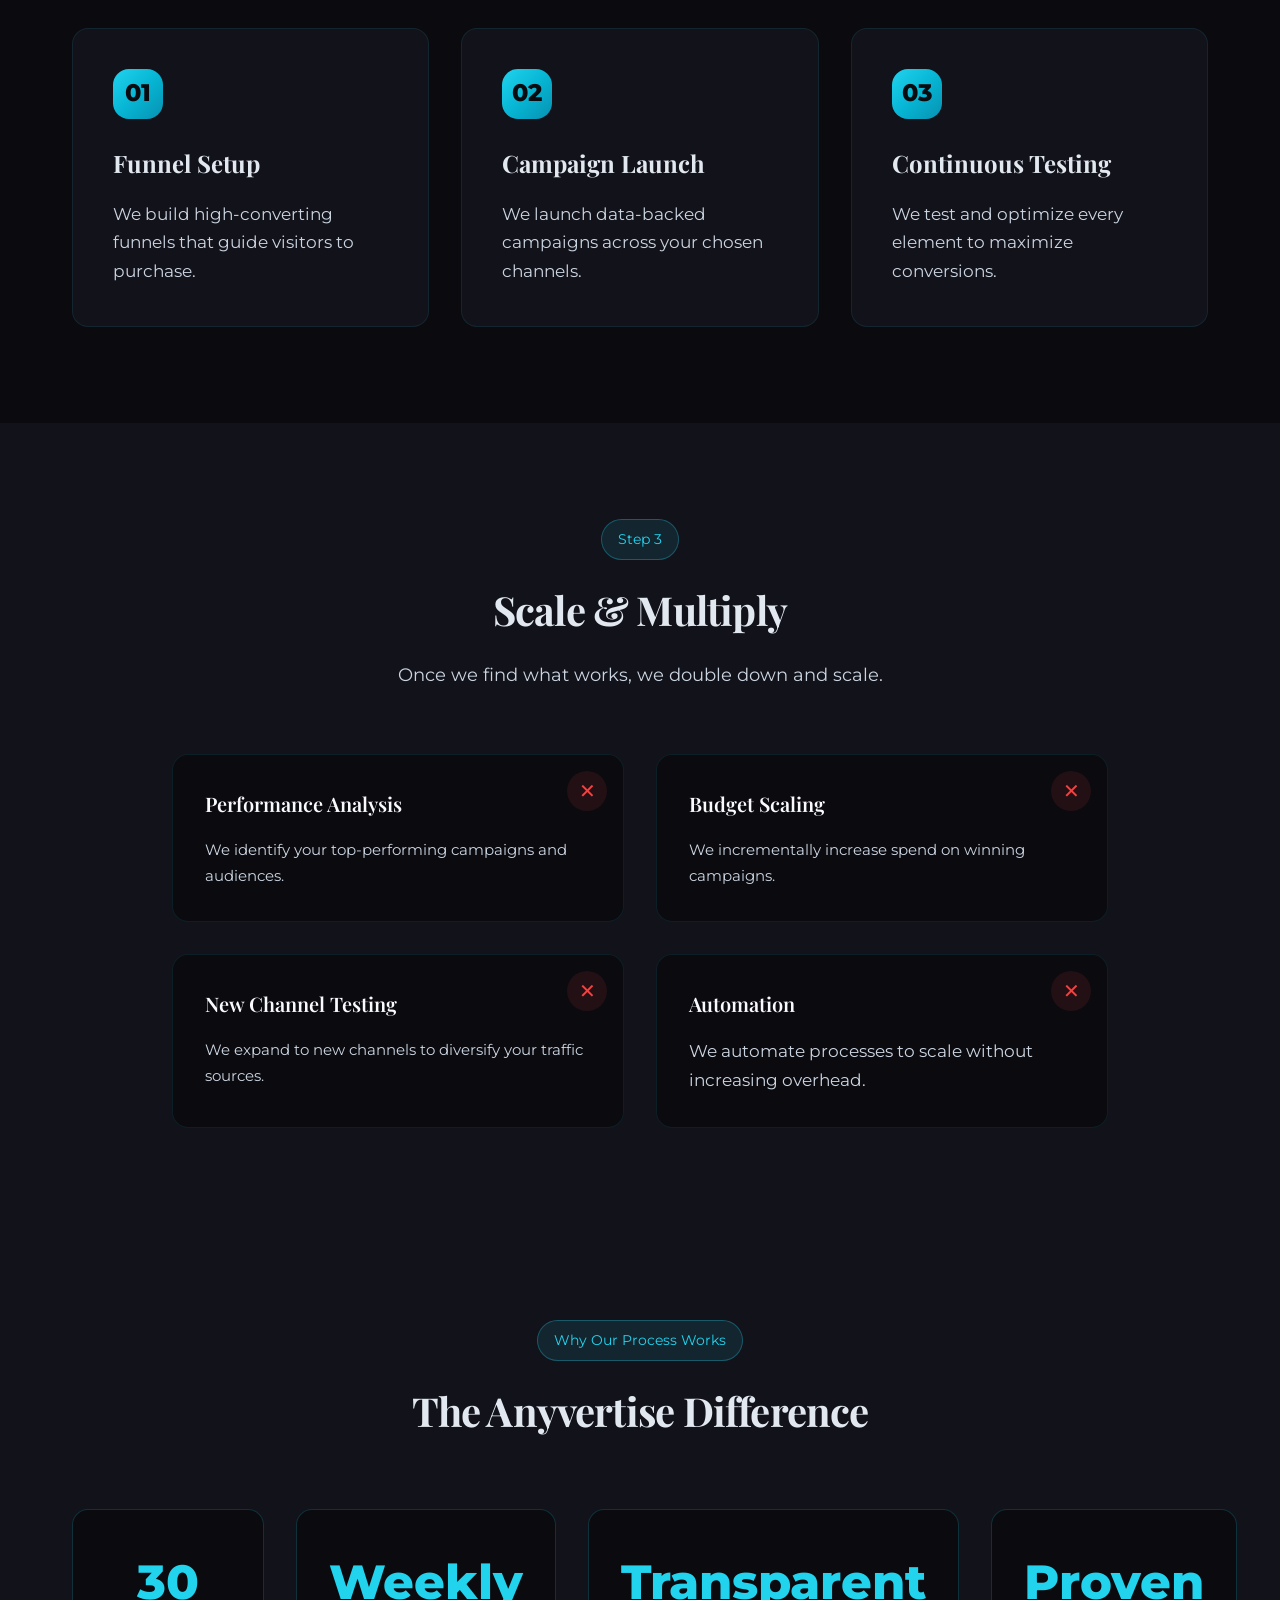
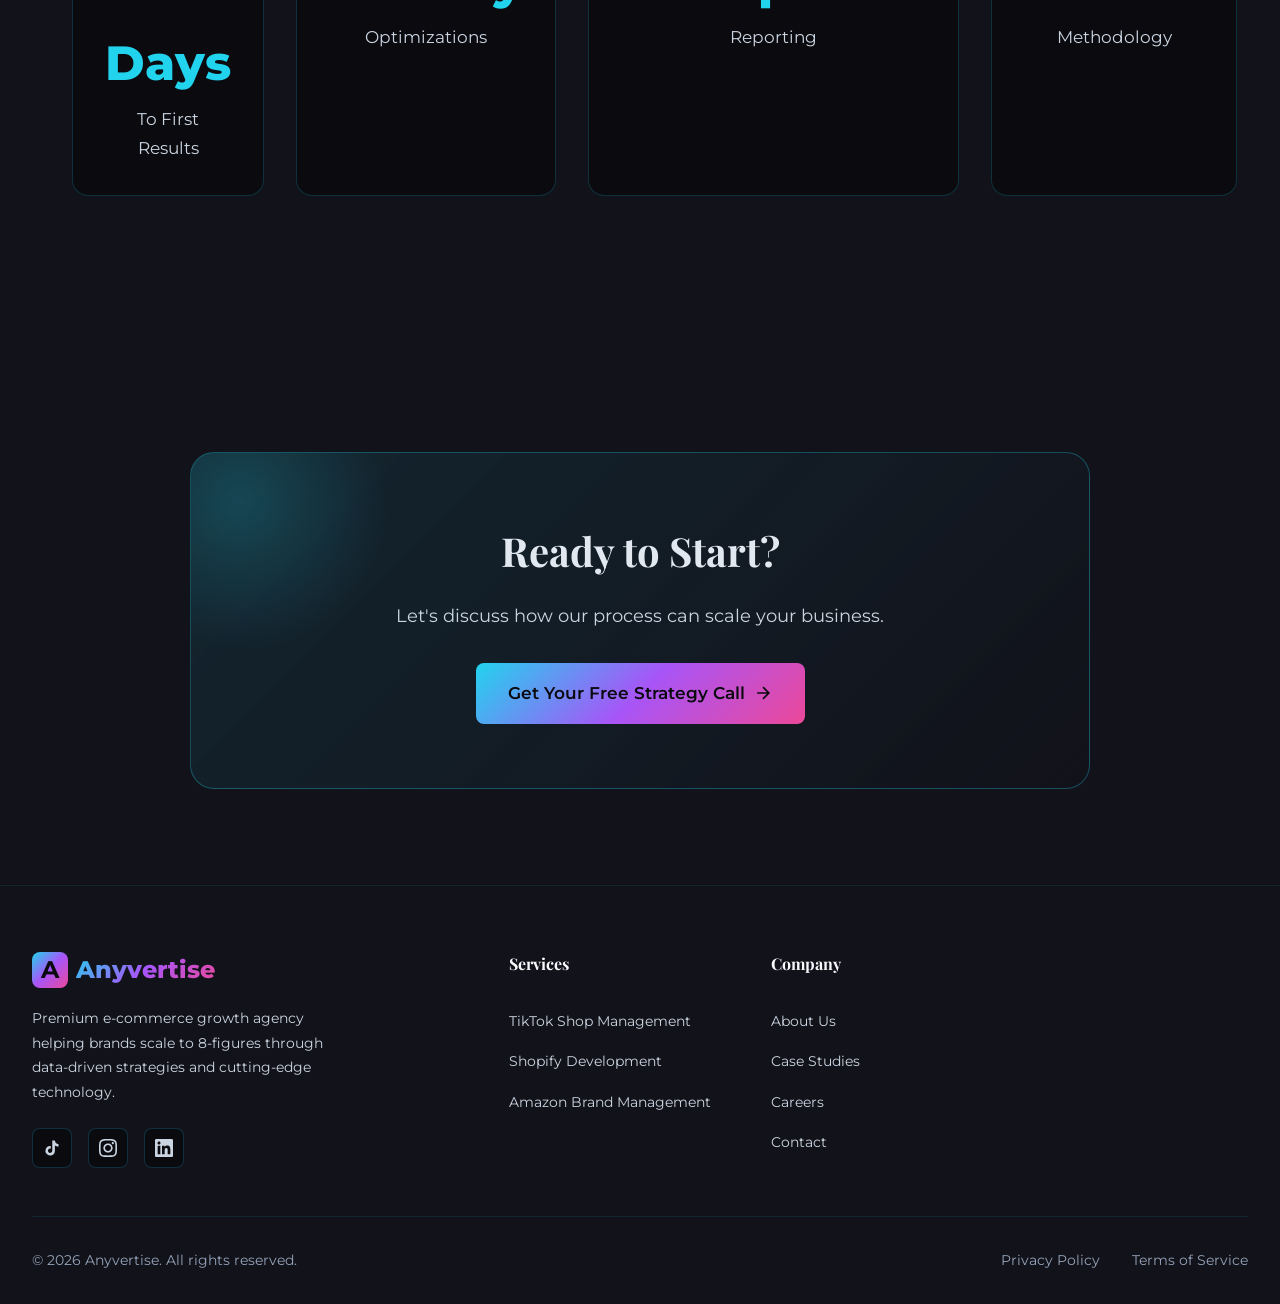
<file: pages/process.html>
<!DOCTYPE html>
<html lang="en">
<head>
  <meta charset="UTF-8">
  <meta name="viewport" content="width=device-width, initial-scale=1.0">
  <title>Our Process | Anyvertise</title>
  <meta name="description" content="Learn about Anyvertise's proven 3-step process to scale your e-commerce business.">
  <link rel="stylesheet" href="../css/style.css">
  <link rel="preconnect" href="https://fonts.googleapis.com">
  <link rel="preconnect" href="https://fonts.gstatic.com" crossorigin>
</head>
<body>
  <div id="header-placeholder"></div>
  
  <main>
    <section class="service-hero">
      <div class="service-hero-content animate-on-scroll">
        <div class="badge">
          <span class="badge-dot"></span>
          Our Process
        </div>
        <h1 class="service-hero-title">
          How We <span>Scale</span>
        </h1>
        <p class="service-hero-description">
          A proven 3-step system that transforms struggling brands into market leaders. No guesswork, just results.
        </p>
      </div>
    </section>

    <section class="problem-section">
      <div class="section-header animate-on-scroll">
        <span class="section-badge">Step 1</span>
        <h2 class="section-title">Audit & Strategy</h2>
        <p class="section-description">We start by understanding your business inside and out.</p>
      </div>
      
      <div class="problem-grid" style="max-width: 1000px;">
        <div class="problem-card animate-on-scroll animate-delay-1">
          <h3 class="problem-title">Data Analysis</h3>
          <p class="problem-description">We dive deep into your analytics to identify what's working and what's not.</p>
        </div>
        
        <div class="problem-card animate-on-scroll animate-delay-2">
          <h3 class="problem-title">Market Research</h3>
          <p class="problem-description">We analyze your competition and identify opportunities in the market.</p>
        </div>
        
        <div class="problem-card animate-on-scroll animate-delay-2">
          <h3 class="problem-title">Customer Insights</h3>
          <p class="problem-description">We understand your customer journey and identify conversion barriers.</p>
        </div>
        
        <div class="problem-card animate-on-scroll animate-delay-2">
          <h3 class="problem-title">Strategy Blueprint</h3>
          <p class="problem-description">We create a custom roadmap tailored to your specific goals and budget.</p>
        </div>
      </div>
    </section>

    <section class="strategy-section">
      <div class="section-header animate-on-scroll">
        <span class="section-badge">Step 2</span>
        <h2 class="section-title">Build & Optimize</h2>
        <p class="section-description">We implement the strategies that will drive your growth.</p>
      </div>
      
      <div class="roadmap">
        <div class="roadmap-step animate-on-scroll animate-delay-1">
          <span class="step-number">01</span>
          <h3 class="roadmap-title">Funnel Setup</h3>
          <p class="roadmap-description">We build high-converting funnels that guide visitors to purchase.</p>
        </div>
        
        <div class="roadmap-step animate-on-scroll animate-delay-2">
          <span class="step-number">02</span>
          <h3 class="roadmap-title">Campaign Launch</h3>
          <p class="roadmap-description">We launch data-backed campaigns across your chosen channels.</p>
        </div>
        
        <div class="roadmap-step animate-on-scroll animate-delay-3">
          <span class="step-number">03</span>
          <h3 class="roadmap-title">Continuous Testing</h3>
          <p class="roadmap-description">We test and optimize every element to maximize conversions.</p>
        </div>
      </div>
    </section>

    <section class="problem-section">
      <div class="section-header animate-on-scroll">
        <span class="section-badge">Step 3</span>
        <h2 class="section-title">Scale & Multiply</h2>
        <p class="section-description">Once we find what works, we double down and scale.</p>
      </div>
      
      <div class="problem-grid" style="max-width: 1000px;">
        <div class="problem-card animate-on-scroll animate-delay-1">
          <h3 class="problem-title">Performance Analysis</h3>
          <p class="problem-description">We identify your top-performing campaigns and audiences.</p>
        </div>
        
        <div class="problem-card animate-on-scroll animate-delay-2">
          <h3 class="problem-title">Budget Scaling</h3>
          <p class="problem-description">We incrementally increase spend on winning campaigns.</p>
        </div>
        
        <div class="problem-card animate-on-scroll animate-delay-2">
          <h3 class="problem-title">New Channel Testing</h3>
          <p class="problem-description">We expand to new channels to diversify your traffic sources.</p>
        </div>
        
        <div class="problem-card animate-on-scroll animate-delay-2">
          <h3 class="problem-title">Automation</h3>
          <p class="roadmap-description">We automate processes to scale without increasing overhead.</p>
        </div>
      </div>
    </section>

    <section class="trust-section">
      <div class="section-header animate-on-scroll">
        <span class="section-badge">Why Our Process Works</span>
        <h2 class="section-title">The Anyvertise Difference</h2>
      </div>
      
      <div class="trust-stats">
        <div class="trust-stat animate-on-scroll animate-delay-1">
          <span class="trust-number">30 Days</span>
          <span class="trust-label">To First Results</span>
        </div>
        <div class="trust-stat animate-on-scroll animate-delay-2">
          <span class="trust-number">Weekly</span>
          <span class="trust-label">Optimizations</span>
        </div>
        <div class="trust-stat animate-on-scroll animate-delay-3">
          <span class="trust-number">Transparent</span>
          <span class="trust-label">Reporting</span>
        </div>
        <div class="trust-stat animate-on-scroll animate-delay-4">
          <span class="trust-number">Proven</span>
          <span class="trust-label">Methodology</span>
        </div>
      </div>
    </section>

    <section class="cta-section" id="contact">
      <div class="cta-box animate-on-scroll">
        <h2 class="cta-title">Ready to Start?</h2>
        <p class="cta-description">Let's discuss how our process can scale your business.</p>
        <a href="contact.html" class="btn-primary">
          Get Your Free Strategy Call
          <svg width="20" height="20" viewBox="0 0 24 24" fill="none" stroke="currentColor" stroke-width="2"><path d="M5 12h14M12 5l7 7-7 7"/></svg>
        </a>
      </div>
    </section>
  </main>

  <div id="footer-placeholder"></div>
  
  <script src="../js/main.js"></script>
</body>
</html>
</file>
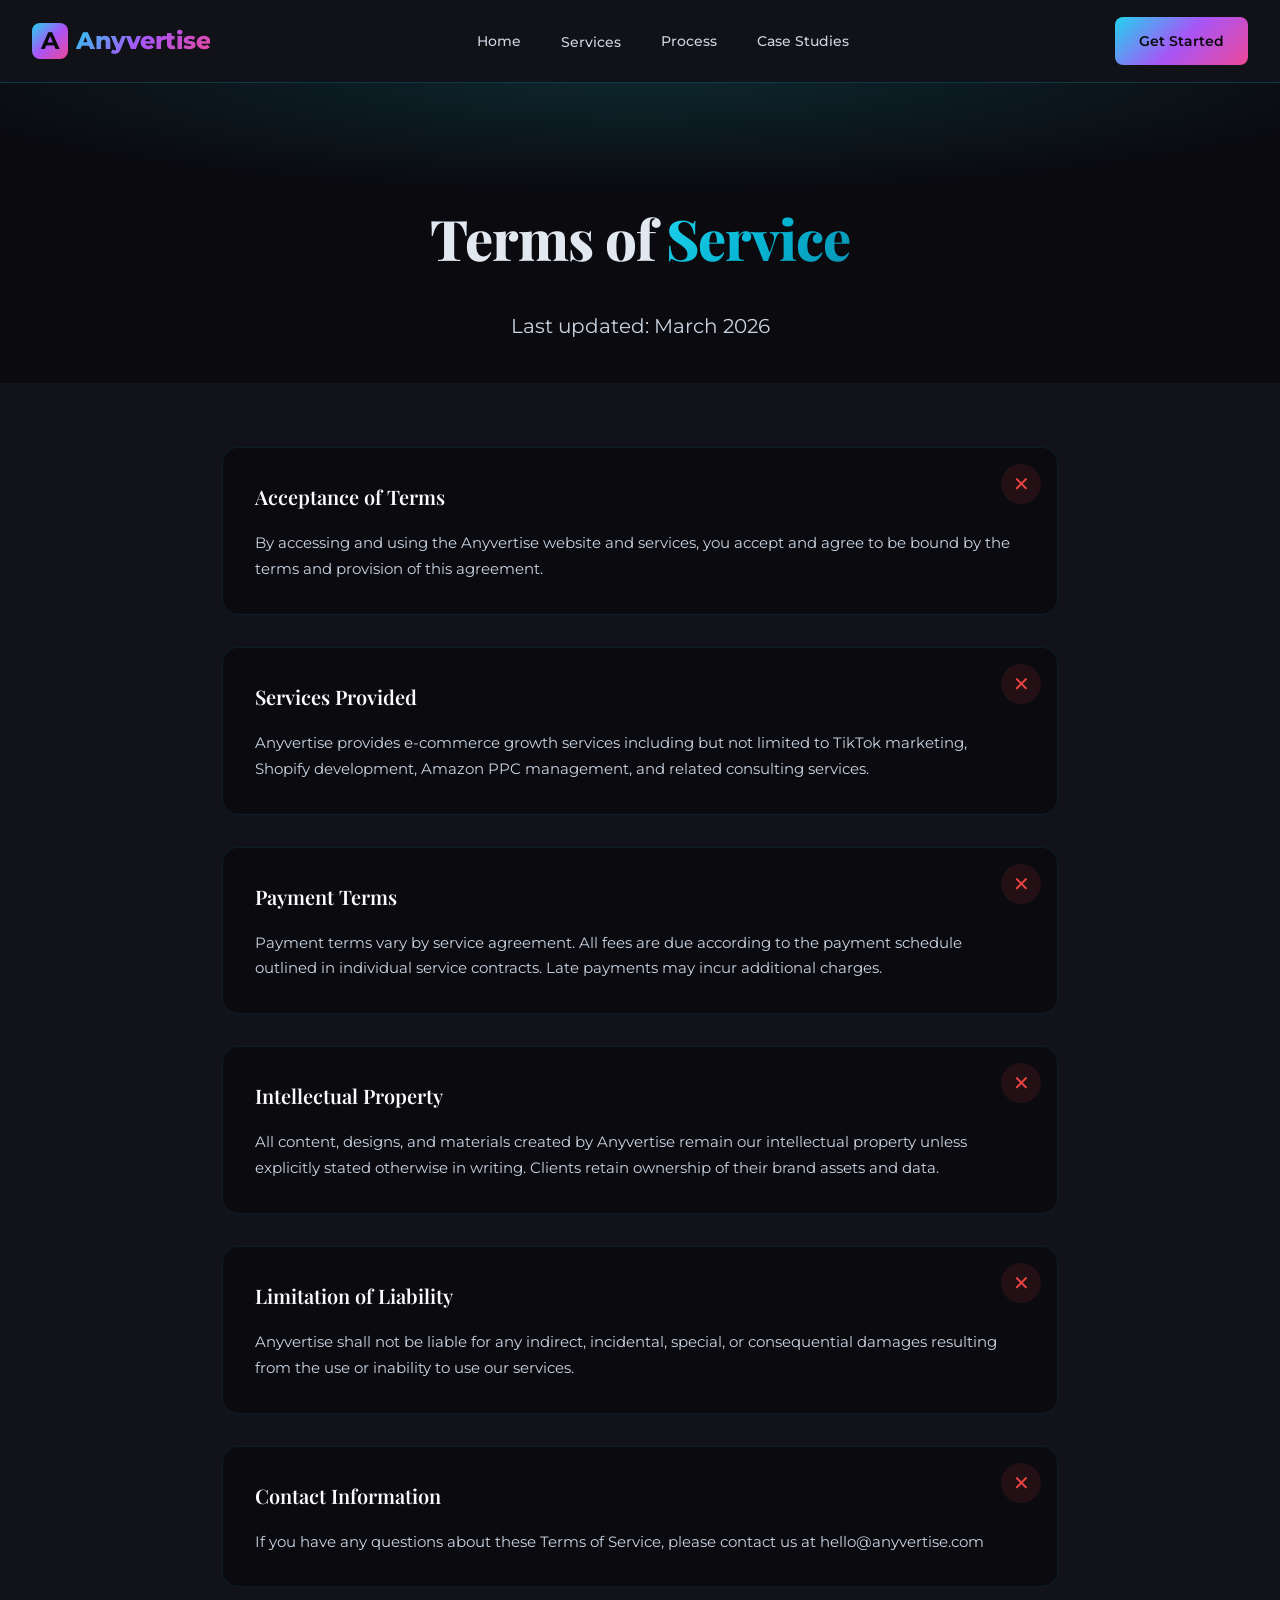
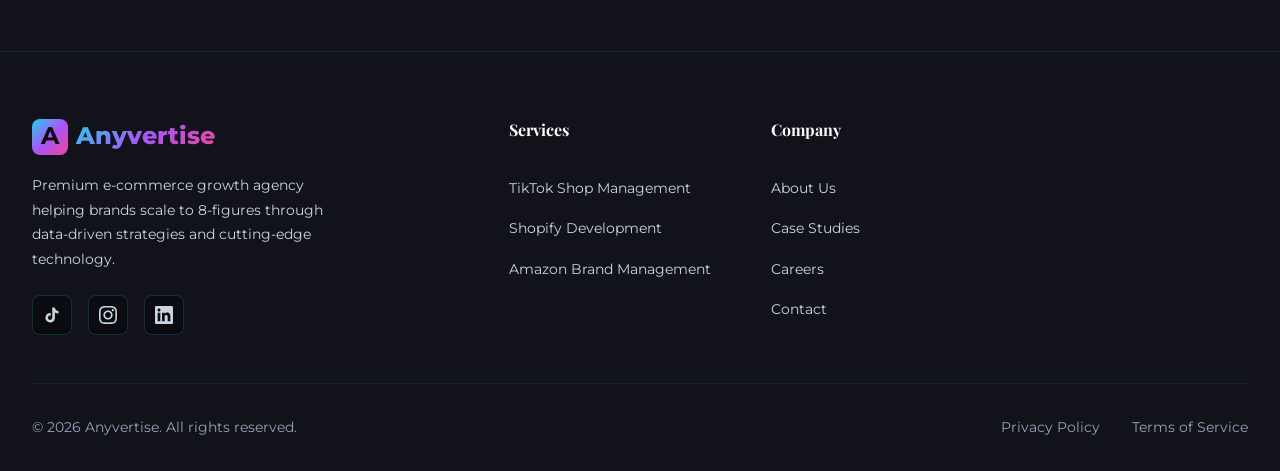
<file: pages/terms.html>
<!DOCTYPE html>
<html lang="en">
<head>
  <meta charset="UTF-8">
  <meta name="viewport" content="width=device-width, initial-scale=1.0">
  <title>Terms of Service | Anyvertise</title>
  <meta name="description" content="Anyvertise Terms of Service - Terms and conditions for using our services.">
  <link rel="stylesheet" href="../css/style.css">
  <link rel="preconnect" href="https://fonts.googleapis.com">
  <link rel="preconnect" href="https://fonts.gstatic.com" crossorigin>
</head>
<body>
  <div id="header-placeholder"></div>
  
  <main>
    <section class="service-hero" style="padding: 120px 0 40px;">
      <div class="service-hero-content">
        <h1 class="service-hero-title">
          Terms of <span>Service</span>
        </h1>
        <p class="service-hero-description">
          Last updated: March 2026
        </p>
      </div>
    </section>

    <section class="problem-section" style="padding: 4rem 0;">
      <div class="problem-grid" style="max-width: 900px;">
        <div class="problem-card" style="grid-column: 1 / -1;">
          <h3 class="problem-title">Acceptance of Terms</h3>
          <p class="problem-description">By accessing and using the Anyvertise website and services, you accept and agree to be bound by the terms and provision of this agreement.</p>
        </div>
        
        <div class="problem-card" style="grid-column: 1 / -1;">
          <h3 class="problem-title">Services Provided</h3>
          <p class="problem-description">Anyvertise provides e-commerce growth services including but not limited to TikTok marketing, Shopify development, Amazon PPC management, and related consulting services.</p>
        </div>
        
        <div class="problem-card" style="grid-column: 1 / -1;">
          <h3 class="problem-title">Payment Terms</h3>
          <p class="problem-description">Payment terms vary by service agreement. All fees are due according to the payment schedule outlined in individual service contracts. Late payments may incur additional charges.</p>
        </div>
        
        <div class="problem-card" style="grid-column: 1 / -1;">
          <h3 class="problem-title">Intellectual Property</h3>
          <p class="problem-description">All content, designs, and materials created by Anyvertise remain our intellectual property unless explicitly stated otherwise in writing. Clients retain ownership of their brand assets and data.</p>
        </div>
        
        <div class="problem-card" style="grid-column: 1 / -1;">
          <h3 class="problem-title">Limitation of Liability</h3>
          <p class="problem-description">Anyvertise shall not be liable for any indirect, incidental, special, or consequential damages resulting from the use or inability to use our services.</p>
        </div>
        
        <div class="problem-card" style="grid-column: 1 / -1;">
          <h3 class="problem-title">Contact Information</h3>
          <p class="problem-description">If you have any questions about these Terms of Service, please contact us at hello@anyvertise.com</p>
        </div>
      </div>
    </section>
  </main>

  <div id="footer-placeholder"></div>
  
  <script src="../js/main.js"></script>
</body>
</html>
</file>
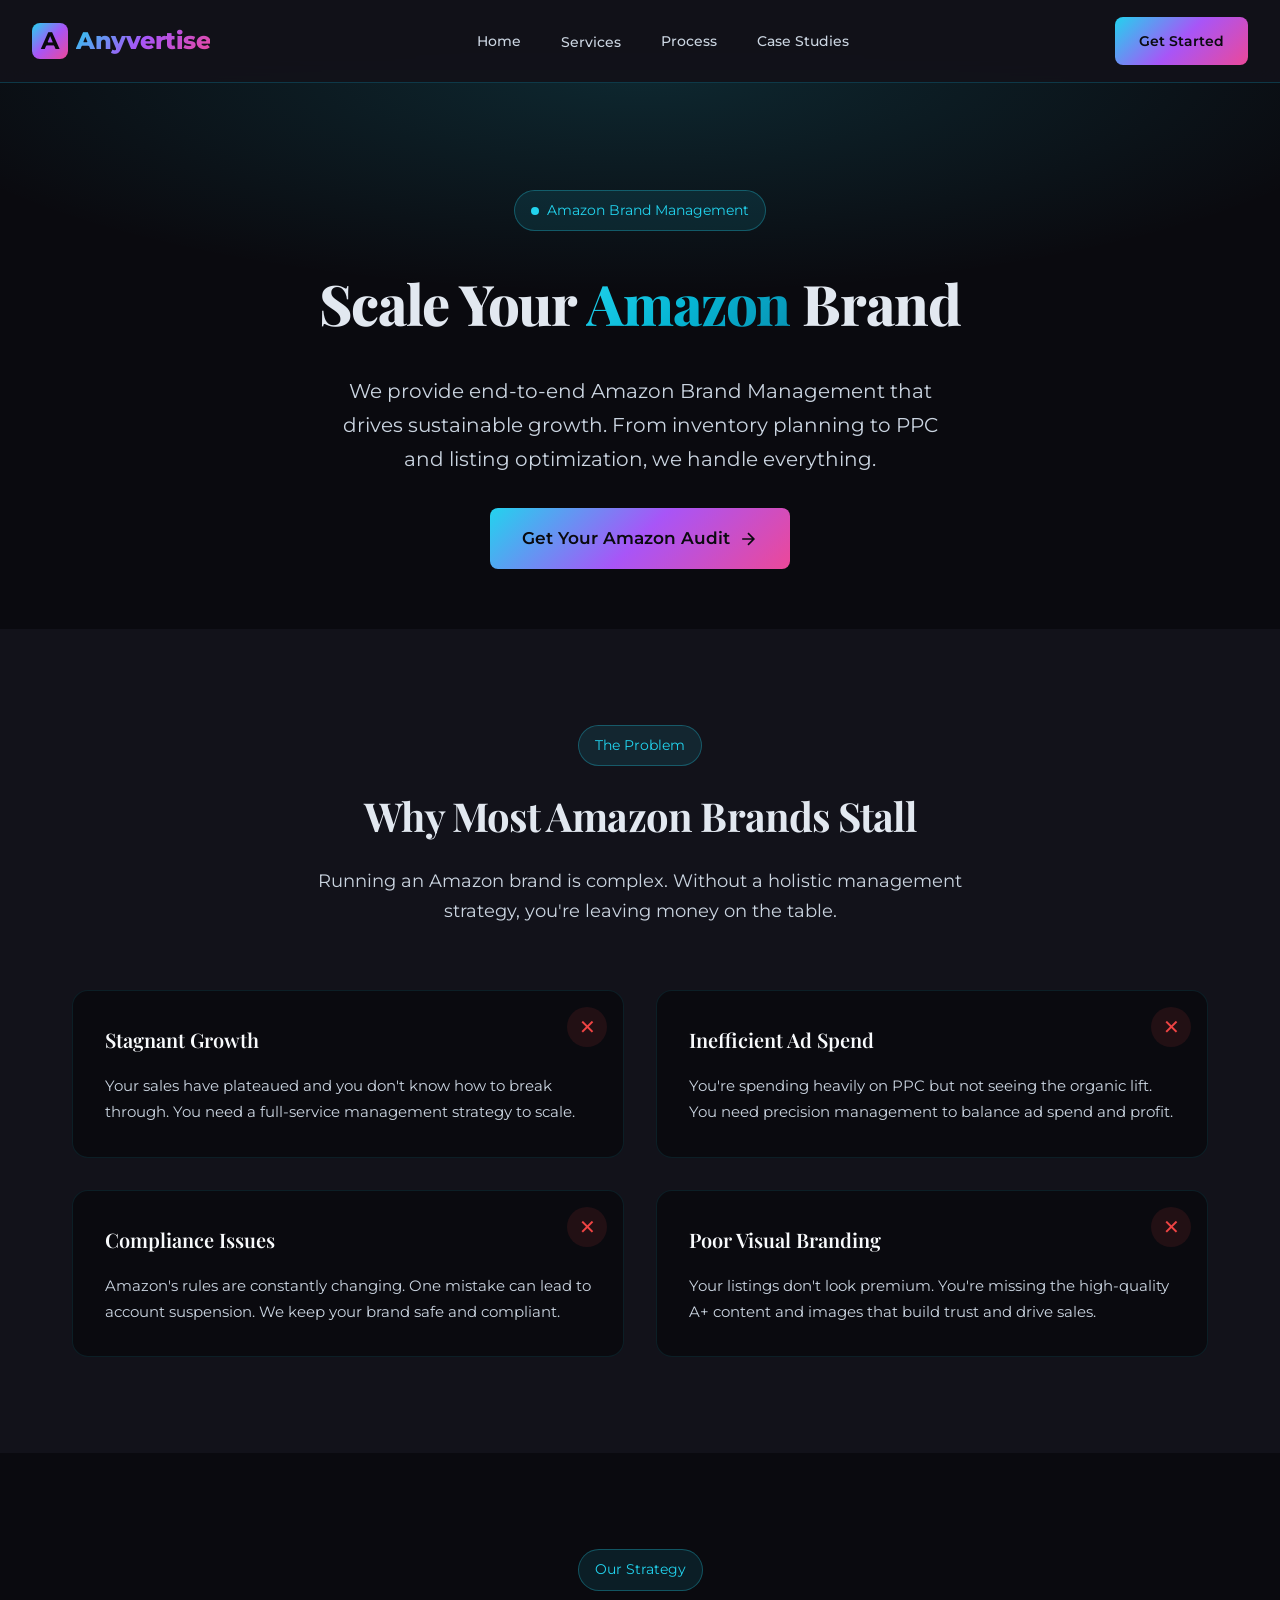
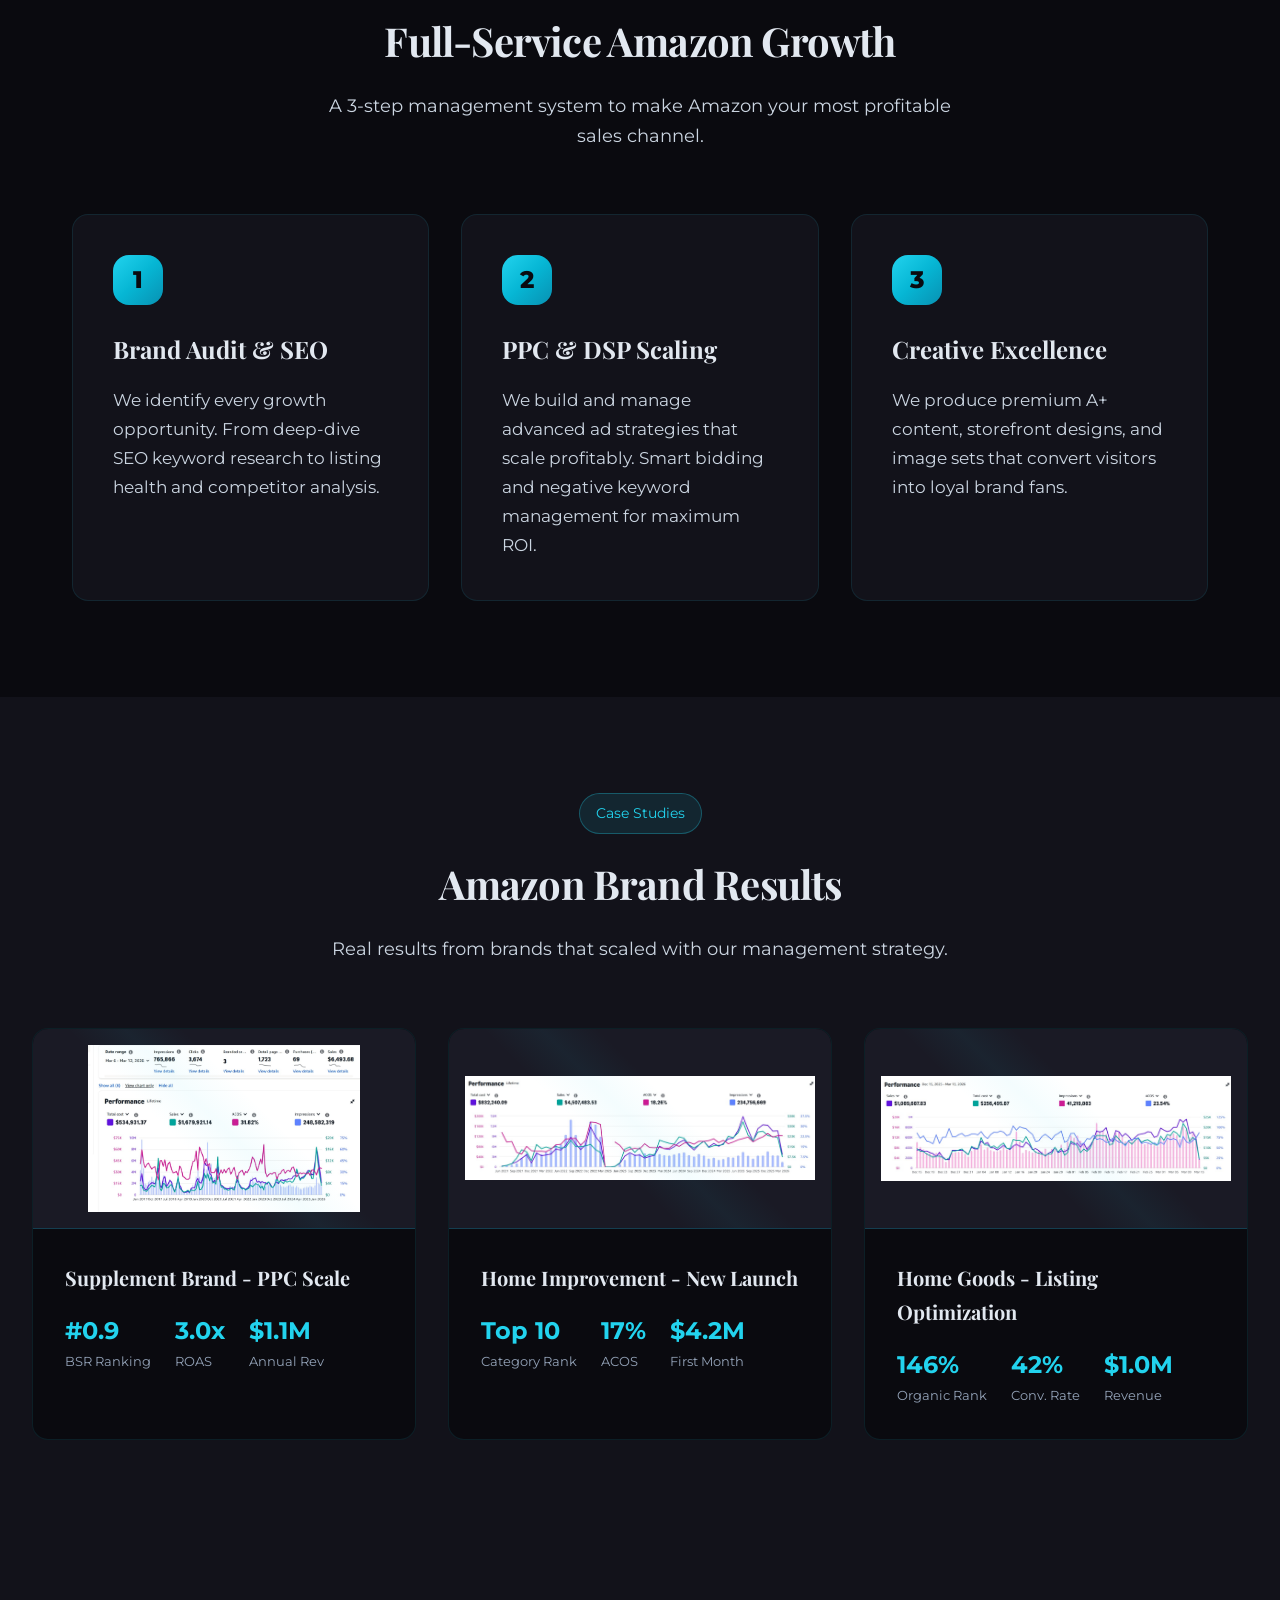
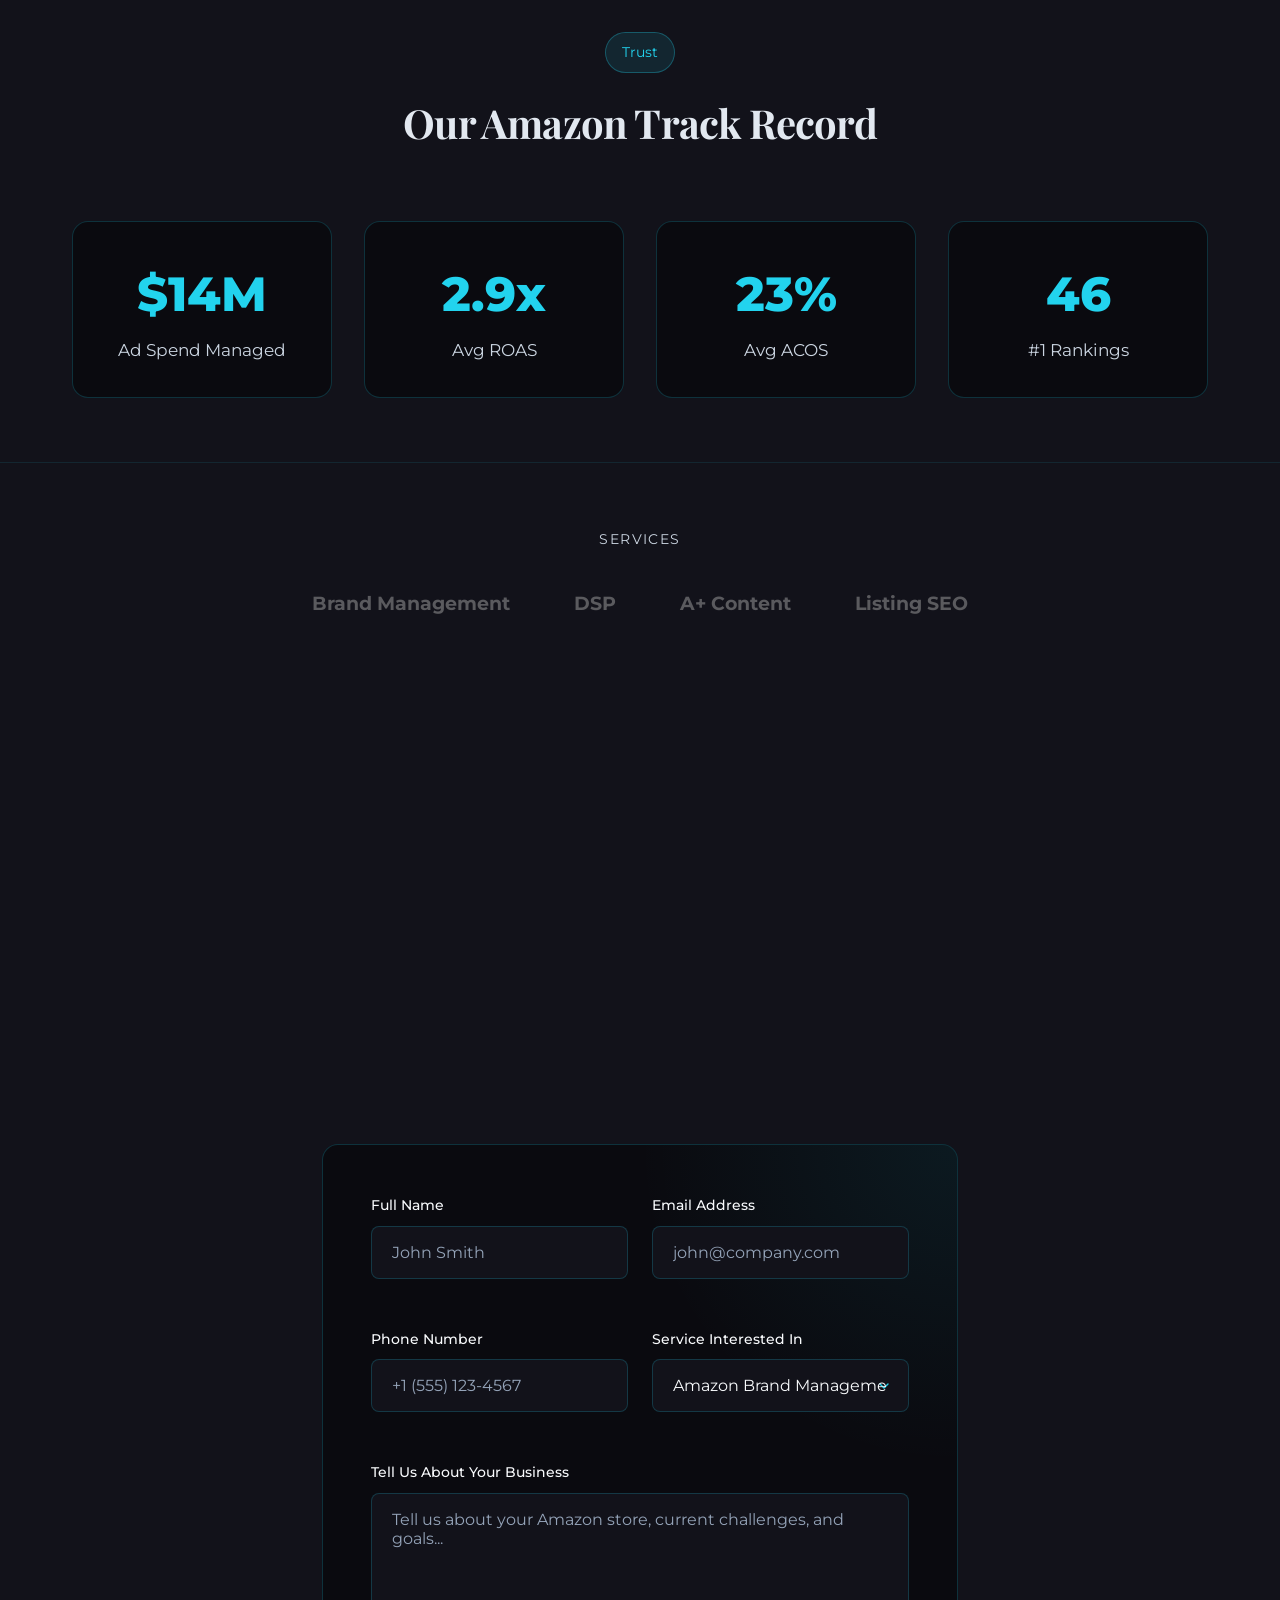
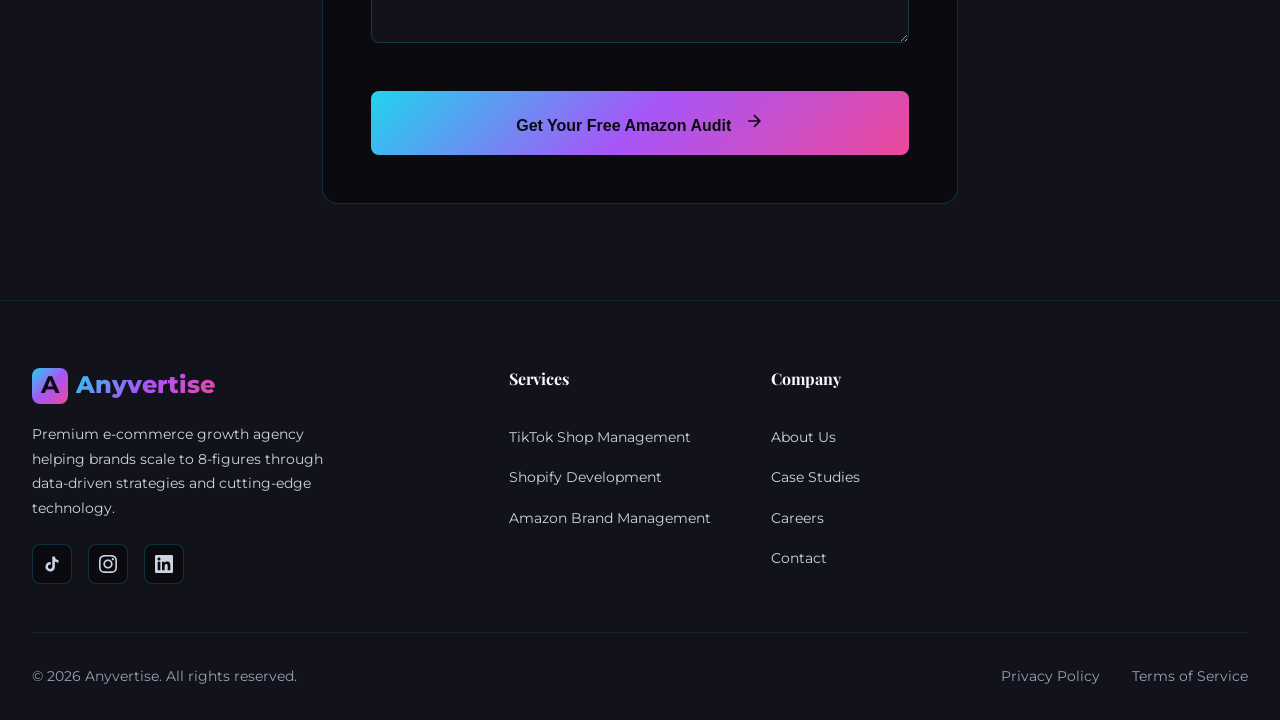
<file: services/amazon.html>
<!DOCTYPE html>
<html lang="en">
<head>
  <meta charset="UTF-8">
  <meta name="viewport" content="width=device-width, initial-scale=1.0">
  <title>Amazon Brand Management | Anyvertise</title>
  <meta name="description" content="Dominate Amazon with full-service brand management, profit-maximizing PPC, A+ content, and listing optimization.">
  <link rel="stylesheet" href="../css/style.css">
  <link rel="preconnect" href="https://fonts.googleapis.com">
  <link rel="preconnect" href="https://fonts.gstatic.com" crossorigin>
</head>
<body class="page-services">
  <div id="header-placeholder"></div>
  
  <main>
    <section class="service-hero">
      <div class="service-hero-content animate-on-scroll">
        <div class="badge">
          <span class="badge-dot"></span>
          Amazon Brand Management
        </div>
        <h1 class="service-hero-title">
          Scale Your <span>Amazon</span> Brand
        </h1>
        <p class="service-hero-description">
          We provide end-to-end Amazon Brand Management that drives sustainable growth. From inventory planning to PPC and listing optimization, we handle everything.
        </p>
        <div class="hero-buttons" style="justify-content: center; margin-top: 2rem;">
          <a href="../pages/contact.html" class="btn-primary">
            Get Your Amazon Audit
            <svg width="20" height="20" viewBox="0 0 24 24" fill="none" stroke="currentColor" stroke-width="2"><path d="M5 12h14M12 5l7 7-7 7"/></svg>
          </a>
        </div>
      </div>
    </section>

    <section class="problem-section">
      <div class="section-header animate-on-scroll">
        <span class="section-badge">The Problem</span>
        <h2 class="section-title">Why Most Amazon Brands Stall</h2>
        <p class="section-description">Running an Amazon brand is complex. Without a holistic management strategy, you're leaving money on the table.</p>
      </div>
      
      <div class="problem-grid">
        <div class="problem-card animate-on-scroll animate-delay-1">
          <h3 class="problem-title">Stagnant Growth</h3>
          <p class="problem-description">Your sales have plateaued and you don't know how to break through. You need a full-service management strategy to scale.</p>
        </div>
        
        <div class="problem-card animate-on-scroll animate-delay-2">
          <h3 class="problem-title">Inefficient Ad Spend</h3>
          <p class="problem-description">You're spending heavily on PPC but not seeing the organic lift. You need precision management to balance ad spend and profit.</p>
        </div>
        
        <div class="problem-card animate-on-scroll animate-delay-2">
          <h3 class="problem-title">Compliance Issues</h3>
          <p class="problem-description">Amazon's rules are constantly changing. One mistake can lead to account suspension. We keep your brand safe and compliant.</p>
        </div>
        
        <div class="problem-card animate-on-scroll animate-delay-2">
          <h3 class="problem-title">Poor Visual Branding</h3>
          <p class="problem-description">Your listings don't look premium. You're missing the high-quality A+ content and images that build trust and drive sales.</p>
        </div>
      </div>
    </section>

    <section class="strategy-section">
      <div class="section-header animate-on-scroll">
        <span class="section-badge">Our Strategy</span>
        <h2 class="section-title">Full-Service Amazon Growth</h2>
        <p class="section-description">A 3-step management system to make Amazon your most profitable sales channel.</p>
      </div>
      
      <div class="roadmap">
        <div class="roadmap-step animate-on-scroll animate-delay-1">
          <span class="step-number">1</span>
          <h3 class="roadmap-title">Brand Audit & SEO</h3>
          <p class="roadmap-description">We identify every growth opportunity. From deep-dive SEO keyword research to listing health and competitor analysis.</p>
        </div>
        
        <div class="roadmap-step animate-on-scroll animate-delay-2">
          <span class="step-number">2</span>
          <h3 class="roadmap-title">PPC & DSP Scaling</h3>
          <p class="roadmap-description">We build and manage advanced ad strategies that scale profitably. Smart bidding and negative keyword management for maximum ROI.</p>
        </div>
        
        <div class="roadmap-step animate-on-scroll animate-delay-3">
          <span class="step-number">3</span>
          <h3 class="roadmap-title">Creative Excellence</h3>
          <p class="roadmap-description">We produce premium A+ content, storefront designs, and image sets that convert visitors into loyal brand fans.</p>
        </div>
      </div>
    </section>

    <section class="case-study-section">
      <div class="section-header animate-on-scroll">
        <span class="section-badge">Case Studies</span>
        <h2 class="section-title">Amazon Brand Results</h2>
        <p class="section-description">Real results from brands that scaled with our management strategy.</p>
      </div>
      
      <div class="case-study-grid">
        <div class="case-study-card animate-on-scroll animate-delay-1">
          <div class="case-study-image">
            <img src="../assets/case-studies/amazon-homepage.jpeg" alt="Amazon Results Screenshot" class="case-study-screenshot">
          </div>
          <div class="case-study-content">
            <h3 class="case-study-title">Supplement Brand - PPC Scale</h3>
            <div class="case-study-metrics">
              <div class="metric">
                <span class="metric-value" data-target="#1">0</span>
                <span class="metric-label">BSR Ranking</span>
              </div>
              <div class="metric">
                <span class="metric-value" data-target="3.2x">0</span>
                <span class="metric-label">ROAS</span>
              </div>
              <div class="metric">
                <span class="metric-value" data-target="$1.2M">0</span>
                <span class="metric-label">Annual Rev</span>
              </div>
            </div>
          </div>
        </div>
        
        <div class="case-study-card animate-on-scroll animate-delay-2">
          <div class="case-study-image">
            <img src="../assets/case-studies/amazon-home.jpeg" alt="Amazon Results Screenshot" class="case-study-screenshot">
          </div>
          <div class="case-study-content">
            <h3 class="case-study-title">Home Improvement - New Launch</h3>
            <div class="case-study-metrics">
              <div class="metric">
                <span class="metric-value">Top 10</span>
                <span class="metric-label">Category Rank</span>
              </div>
              <div class="metric">
                <span class="metric-value" data-target="18.26%">0</span>
                <span class="metric-label">ACOS</span>
              </div>
              <div class="metric">
                <span class="metric-value" data-target="$4.507M">0</span>
                <span class="metric-label">First Month</span>
              </div>
            </div>
          </div>
        </div>
        
        <div class="case-study-card animate-on-scroll animate-delay-3">
          <div class="case-study-image">
            <img src="../assets/case-studies/amazon-3rd.jpeg" alt="Amazon Results Screenshot" class="case-study-screenshot">
          </div>
          <div class="case-study-content">
            <h3 class="case-study-title">Home Goods - Listing Optimization</h3>
            <div class="case-study-metrics">
              <div class="metric">
                <span class="metric-value" data-target="+156%">0</span>
                <span class="metric-label">Organic Rank</span>
              </div>
              <div class="metric">
                <span class="metric-value" data-target="+45%">0</span>
                <span class="metric-label">Conv. Rate</span>
              </div>
              <div class="metric">
                <span class="metric-value" data-target="$1.08M">0</span>
                <span class="metric-label">Revenue</span>
              </div>
            </div>
          </div>
        </div>
      </div>
    </section>

    <section class="trust-section">
      <div class="section-header animate-on-scroll">
        <span class="section-badge">Trust</span>
        <h2 class="section-title">Our Amazon Track Record</h2>
      </div>
      
      <div class="trust-stats">
        <div class="trust-stat animate-on-scroll animate-delay-1">
          <span class="trust-number" data-target="$15M+">0</span>
          <span class="trust-label">Ad Spend Managed</span>
        </div>
        <div class="trust-stat animate-on-scroll animate-delay-2">
          <span class="trust-number" data-target="3.1x">0</span>
          <span class="trust-label">Avg ROAS</span>
        </div>
        <div class="trust-stat animate-on-scroll animate-delay-3">
          <span class="trust-number" data-target="25%">0</span>
          <span class="trust-label">Avg ACOS</span>
        </div>
        <div class="trust-stat animate-on-scroll animate-delay-4">
          <span class="trust-number" data-target="50+">0</span>
          <span class="trust-label">#1 Rankings</span>
        </div>
      </div>
      
      <div class="partners-section">
        <p class="partners-title">Services</p>
        <div class="partners-grid">
          <span class="partner-logo">Brand Management</span>
          <span class="partner-logo">DSP</span>
          <span class="partner-logo">A+ Content</span>
          <span class="partner-logo">Listing SEO</span>
        </div>
      </div>
    </section>

    <section class="contact-section" id="contact">
      <div class="section-header animate-on-scroll">
        <span class="section-badge">Let's Talk</span>
        <h2 class="cta-title">Ready to Scale on Amazon?</h2>
        <p class="cta-description">Book a free Amazon audit and discover how we can manage and scale your Amazon brand.</p>
      </div>
      <div class="contact-container animate-on-scroll animate-delay-1">
        <form class="contact-form" id="contactForm" action="https://formspree.io/f/xgonzkee" method="POST">
          <div class="form-row">
            <div class="form-group">
              <label class="form-label" for="name">Full Name</label>
              <input type="text" id="name" name="name" class="form-input" placeholder="John Smith" required>
            </div>
            <div class="form-group">
              <label class="form-label" for="email">Email Address</label>
              <input type="email" id="email" name="email" class="form-input" placeholder="john@company.com" required>
            </div>
          </div>
          <div class="form-row">
            <div class="form-group">
              <label class="form-label" for="phone">Phone Number</label>
              <input type="tel" id="phone" name="phone" class="form-input" placeholder="+1 (555) 123-4567">
            </div>
            <div class="form-group">
              <label class="form-label" for="service">Service Interested In</label>
              <select id="service" name="service" class="form-select">
                <option value="tiktok">TikTok Marketing</option>
                <option value="shopify">Shopify Development</option>
                <option value="amazon" selected>Amazon Brand Management</option>
                <option value="multiple">Multiple Services</option>
              </select>
            </div>
          </div>
          <div class="form-group">
            <label class="form-label" for="message">Tell Us About Your Business</label>
            <textarea id="message" name="message" class="form-textarea" placeholder="Tell us about your Amazon store, current challenges, and goals..."></textarea>
          </div>
          <button type="submit" class="form-submit">
            Get Your Free Amazon Audit
            <svg width="20" height="20" viewBox="0 0 24 24" fill="none" stroke="currentColor" stroke-width="2" style="margin-left: 0.5rem;"><path d="M5 12h14M12 5l7 7-7 7"/></svg>
          </button>
        </form>
        <div class="form-success" id="formSuccess">
          <div class="form-success-icon">✓</div>
          <h3>Message Sent!</h3>
          <p>Thanks for reaching out. We'll be in touch within 24 hours.</p>
        </div>
      </div>
    </section>
  </main>

  <div id="footer-placeholder"></div>
  
  <script src="../js/main.js"></script>
</body>
</html>
</file>
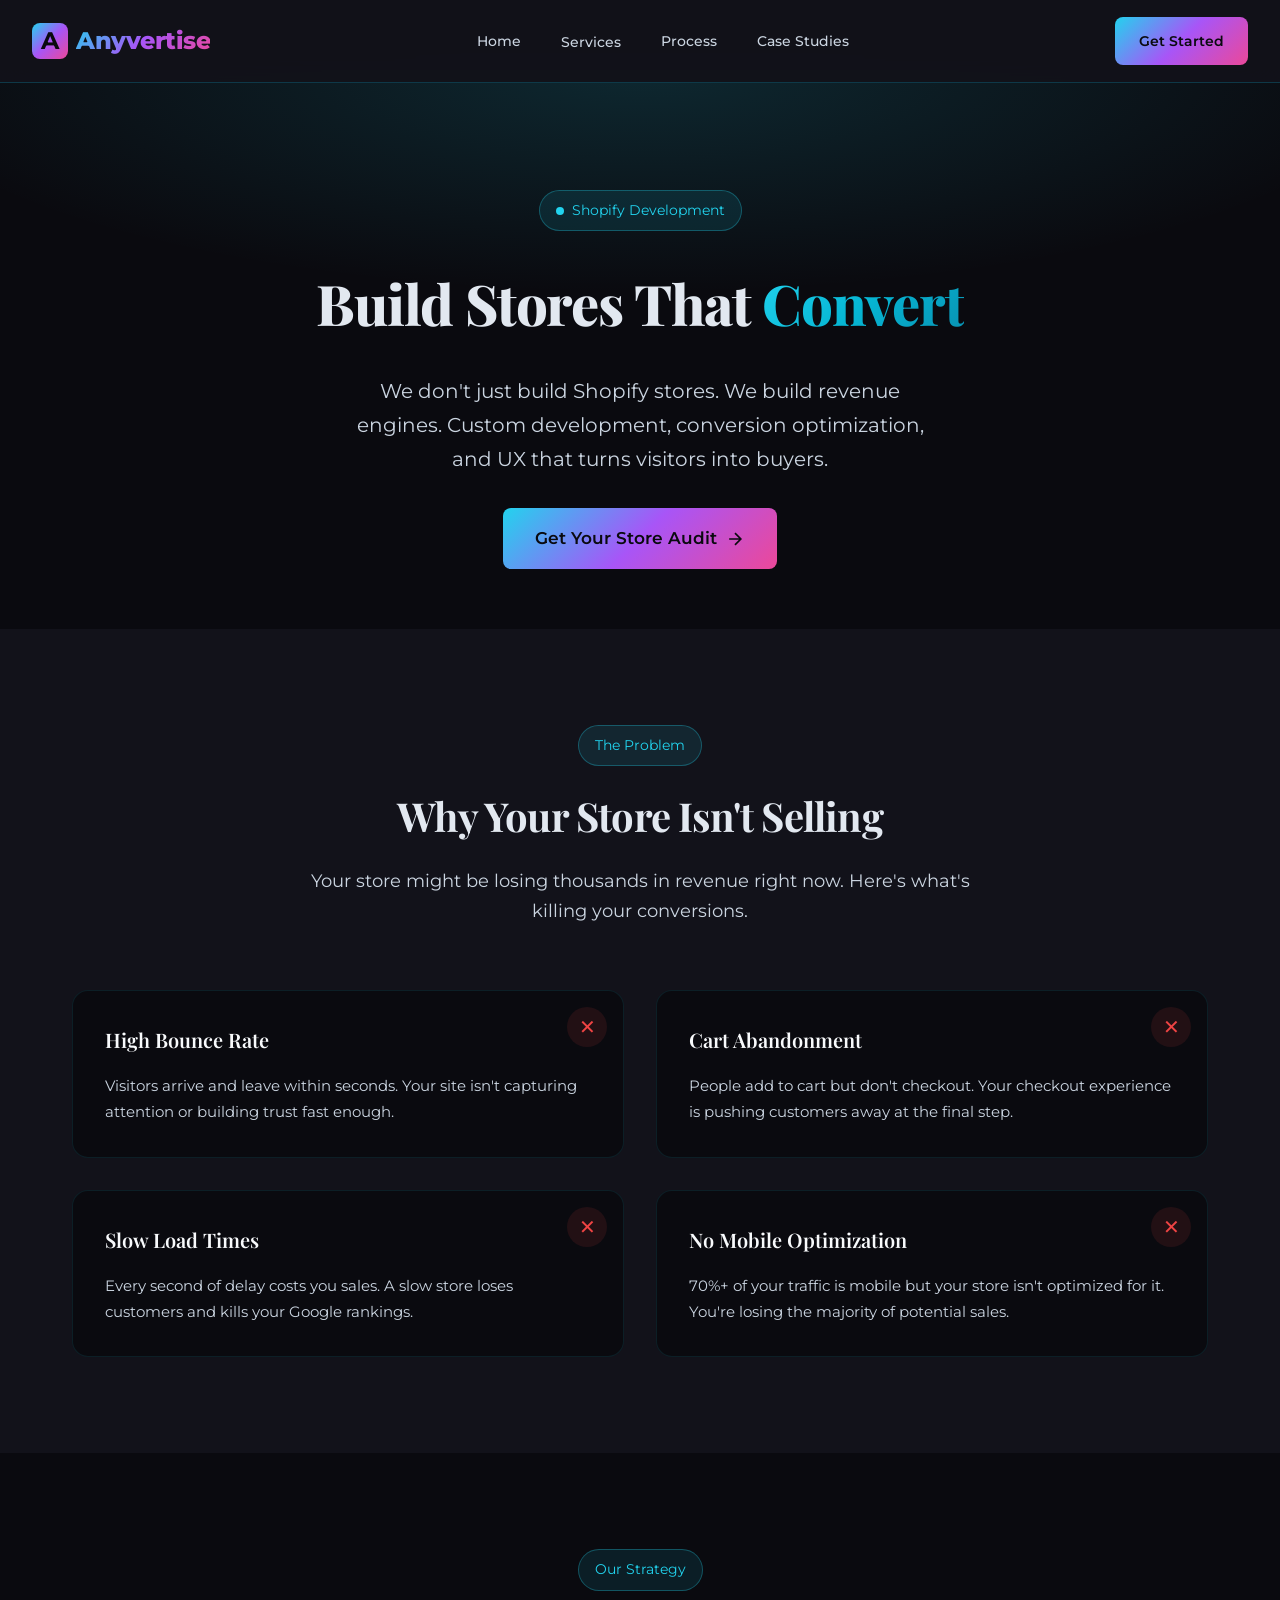
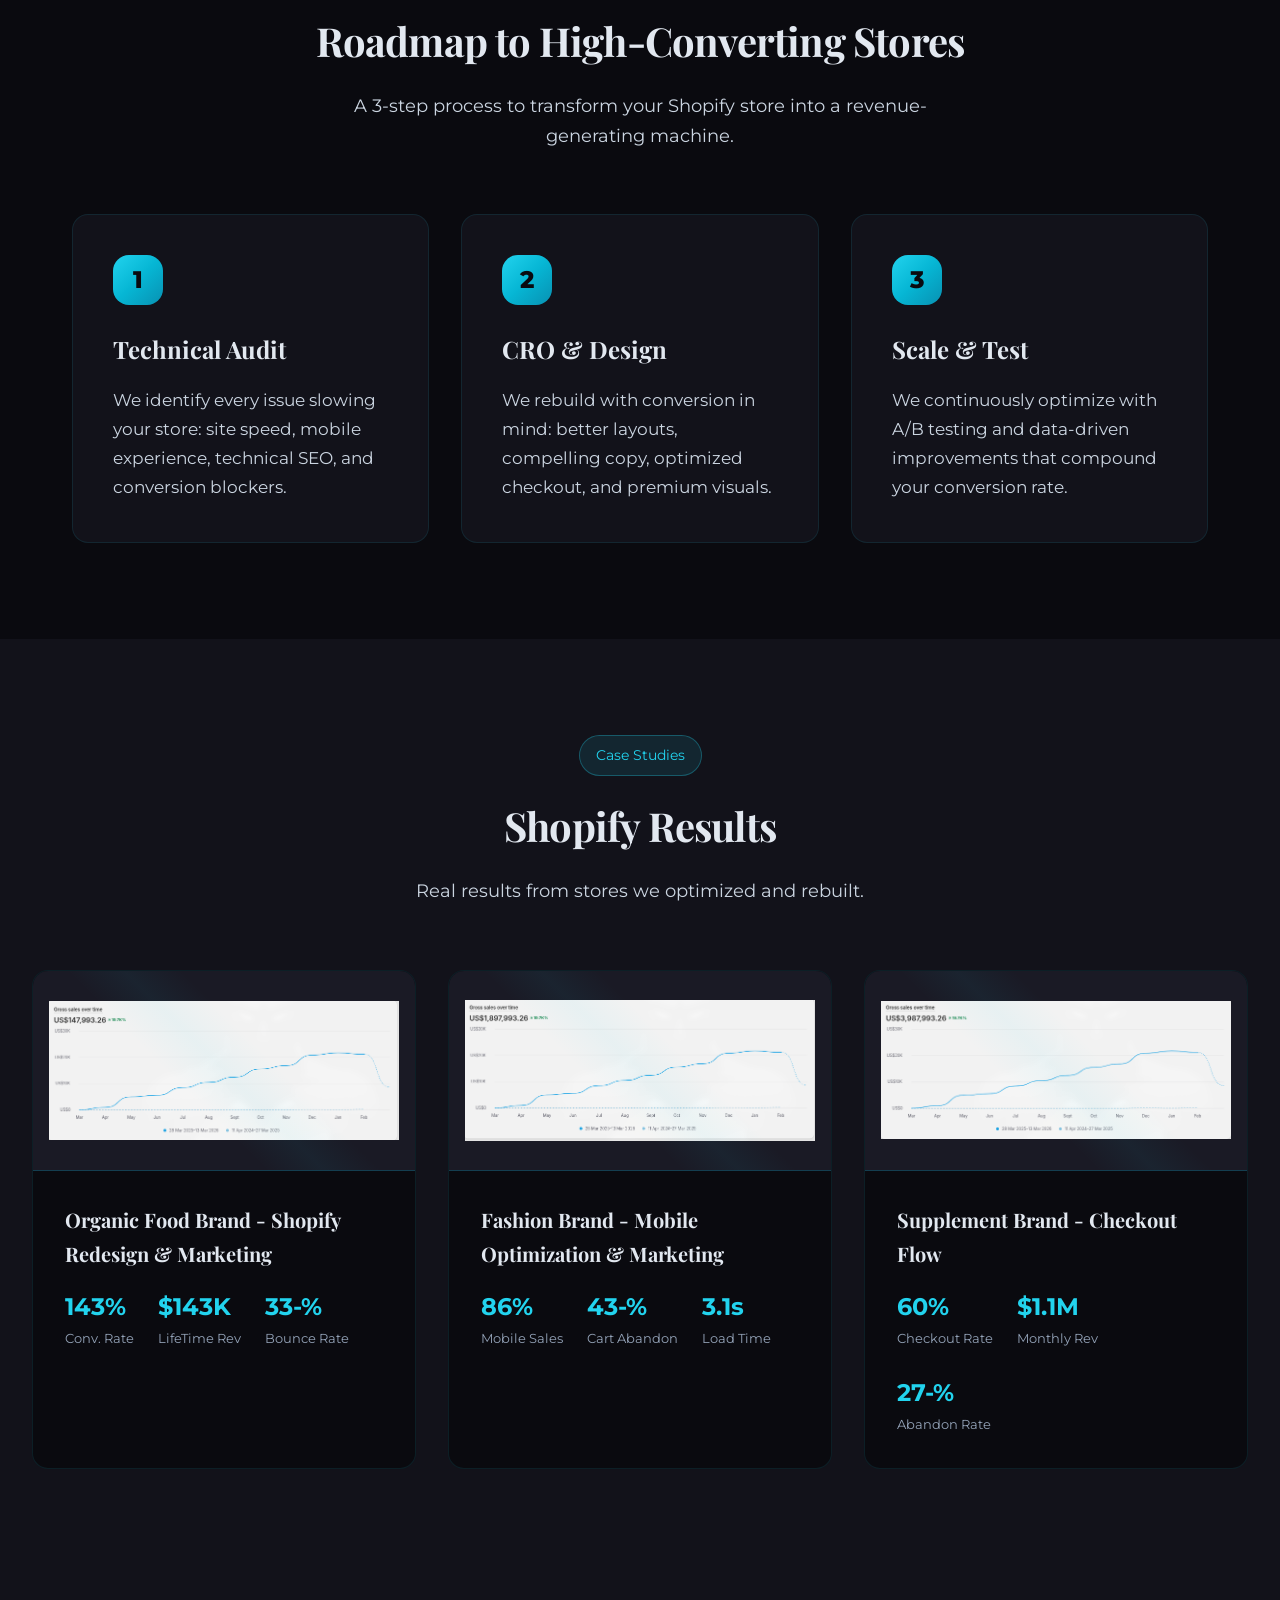
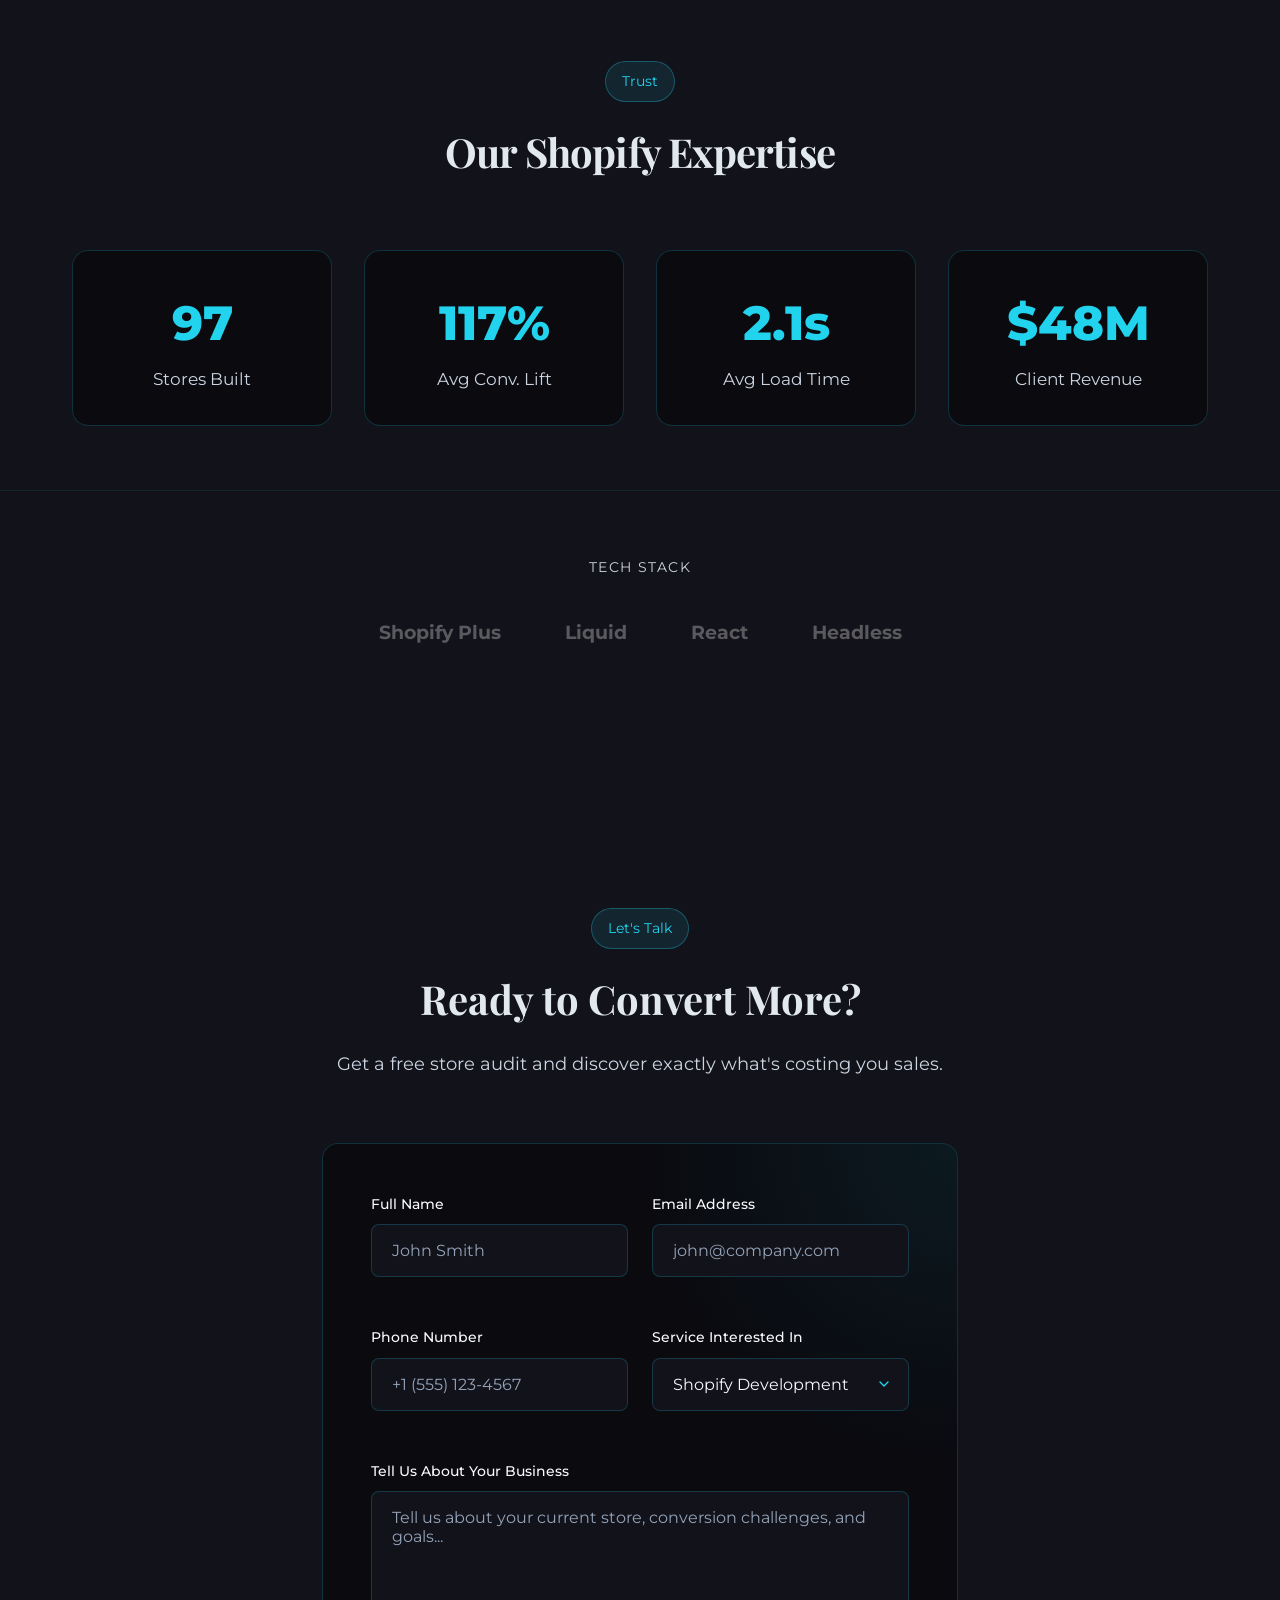
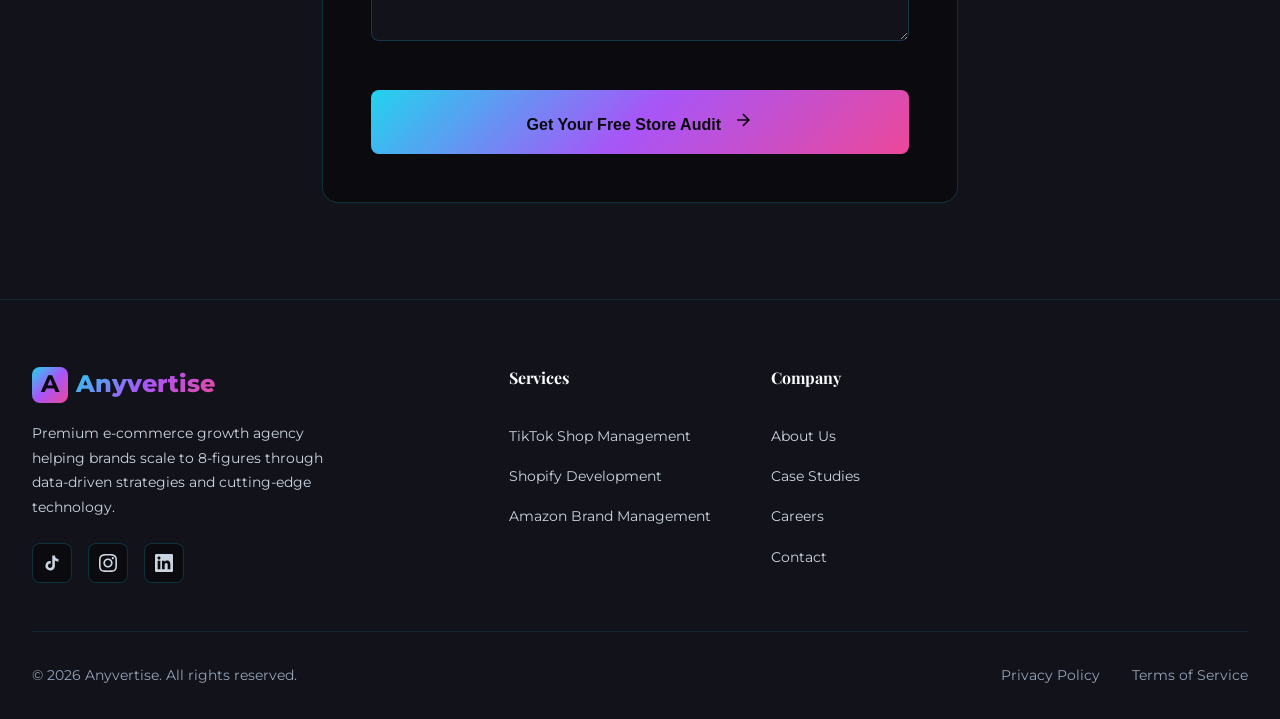
<file: services/shopify.html>
<!DOCTYPE html>
<html lang="en">
<head>
  <meta charset="UTF-8">
  <meta name="viewport" content="width=device-width, initial-scale=1.0">
  <title>Shopify Development | Anyvertise</title>
  <meta name="description" content="High-converting Shopify stores with custom development, CRO optimization, and premium UI/UX design.">
  <link rel="stylesheet" href="../css/style.css">
  <link rel="preconnect" href="https://fonts.googleapis.com">
  <link rel="preconnect" href="https://fonts.gstatic.com" crossorigin>
</head>
<body class="page-services">
  <div id="header-placeholder"></div>
  
  <main>
    <section class="service-hero">
      <div class="service-hero-content animate-on-scroll">
        <div class="badge">
          <span class="badge-dot"></span>
          Shopify Development
        </div>
        <h1 class="service-hero-title">
          Build Stores That <span>Convert</span>
        </h1>
        <p class="service-hero-description">
          We don't just build Shopify stores. We build revenue engines. Custom development, conversion optimization, and UX that turns visitors into buyers.
        </p>
        <div class="hero-buttons" style="justify-content: center; margin-top: 2rem;">
          <a href="../pages/contact.html" class="btn-primary">
            Get Your Store Audit
            <svg width="20" height="20" viewBox="0 0 24 24" fill="none" stroke="currentColor" stroke-width="2"><path d="M5 12h14M12 5l7 7-7 7"/></svg>
          </a>
        </div>
      </div>
    </section>

    <section class="problem-section">
      <div class="section-header animate-on-scroll">
        <span class="section-badge">The Problem</span>
        <h2 class="section-title">Why Your Store Isn't Selling</h2>
        <p class="section-description">Your store might be losing thousands in revenue right now. Here's what's killing your conversions.</p>
      </div>
      
      <div class="problem-grid">
        <div class="problem-card animate-on-scroll animate-delay-1">
          <h3 class="problem-title">High Bounce Rate</h3>
          <p class="problem-description">Visitors arrive and leave within seconds. Your site isn't capturing attention or building trust fast enough.</p>
        </div>
        
        <div class="problem-card animate-on-scroll animate-delay-2">
          <h3 class="problem-title">Cart Abandonment</h3>
          <p class="problem-description">People add to cart but don't checkout. Your checkout experience is pushing customers away at the final step.</p>
        </div>
        
        <div class="problem-card animate-on-scroll animate-delay-2">
          <h3 class="problem-title">Slow Load Times</h3>
          <p class="problem-description">Every second of delay costs you sales. A slow store loses customers and kills your Google rankings.</p>
        </div>
        
        <div class="problem-card animate-on-scroll animate-delay-2">
          <h3 class="problem-title">No Mobile Optimization</h3>
          <p class="problem-description">70%+ of your traffic is mobile but your store isn't optimized for it. You're losing the majority of potential sales.</p>
        </div>
      </div>
    </section>

    <section class="strategy-section">
      <div class="section-header animate-on-scroll">
        <span class="section-badge">Our Strategy</span>
        <h2 class="section-title">Roadmap to High-Converting Stores</h2>
        <p class="section-description">A 3-step process to transform your Shopify store into a revenue-generating machine.</p>
      </div>
      
      <div class="roadmap">
        <div class="roadmap-step animate-on-scroll animate-delay-1">
          <span class="step-number">1</span>
          <h3 class="roadmap-title">Technical Audit</h3>
          <p class="roadmap-description">We identify every issue slowing your store: site speed, mobile experience, technical SEO, and conversion blockers.</p>
        </div>
        
        <div class="roadmap-step animate-on-scroll animate-delay-2">
          <span class="step-number">2</span>
          <h3 class="roadmap-title">CRO & Design</h3>
          <p class="roadmap-description">We rebuild with conversion in mind: better layouts, compelling copy, optimized checkout, and premium visuals.</p>
        </div>
        
        <div class="roadmap-step animate-on-scroll animate-delay-3">
          <span class="step-number">3</span>
          <h3 class="roadmap-title">Scale & Test</h3>
          <p class="roadmap-description">We continuously optimize with A/B testing and data-driven improvements that compound your conversion rate.</p>
        </div>
      </div>
    </section>

    <section class="case-study-section">
      <div class="section-header animate-on-scroll">
        <span class="section-badge">Case Studies</span>
        <h2 class="section-title">Shopify Results</h2>
        <p class="section-description">Real results from stores we optimized and rebuilt.</p>
      </div>
      
      <div class="case-study-grid">
        <div class="case-study-card animate-on-scroll animate-delay-1">
          <div class="case-study-image">
            <img src="../assets/case-studies/shopify-homepage-screenshot.png" alt="Shopify Store Homepage" class="case-study-screenshot">
          </div>
          <div class="case-study-content">
            <h3 class="case-study-title">Organic Food Brand - Shopify Redesign & Marketing</h3>
            <div class="case-study-metrics">
              <div class="metric">
                <span class="metric-value" data-target="+147%">0</span>
                <span class="metric-label">Conv. Rate</span>
              </div>
              <div class="metric">
                <span class="metric-value" data-target="$147K">0</span>
                <span class="metric-label">LifeTime Rev</span>
              </div>
              <div class="metric">
                <span class="metric-value" data-target="-34%">0</span>
                <span class="metric-label">Bounce Rate</span>
              </div>
            </div>
          </div>
        </div>
        
        <div class="case-study-card animate-on-scroll animate-delay-2">
          <div class="case-study-image">
            <img src="../assets/case-studies/shopify2.jpeg" alt="Shopify Store Screenshot" class="case-study-screenshot">
          </div>
          <div class="case-study-content">
            <h3 class="case-study-title">Fashion Brand - Mobile Optimization & Marketing</h3>
            <div class="case-study-metrics">
              <div class="metric">
                <span class="metric-value" data-target="+89%">0</span>
                <span class="metric-label">Mobile Sales</span>
              </div>
              <div class="metric">
                <span class="metric-value" data-target="-45%">0</span>
                <span class="metric-label">Cart Abandon</span>
              </div>
              <div class="metric">
                <span class="metric-value" data-target="3.2s">0</span>
                <span class="metric-label">Load Time</span>
              </div>
            </div>
          </div>
        </div>
        
        <div class="case-study-card animate-on-scroll animate-delay-3">
          <div class="case-study-image">
            <img src="../assets/case-studies/shopify3.jpeg" alt="Shopify Store Screenshot" class="case-study-screenshot">
          </div>
          <div class="case-study-content">
            <h3 class="case-study-title">Supplement Brand - Checkout Flow</h3>
            <div class="case-study-metrics">
              <div class="metric">
                <span class="metric-value" data-target="+62%">0</span>
                <span class="metric-label">Checkout Rate</span>
              </div>
              <div class="metric">
                <span class="metric-value" data-target="$1.1M">0</span>
                <span class="metric-label">Monthly Rev</span>
              </div>
              <div class="metric">
                <span class="metric-value" data-target="-28%">0</span>
                <span class="metric-label">Abandon Rate</span>
              </div>
            </div>
          </div>
        </div>
      </div>
    </section>

    <section class="trust-section">
      <div class="section-header animate-on-scroll">
        <span class="section-badge">Trust</span>
        <h2 class="section-title">Our Shopify Expertise</h2>
      </div>
      
      <div class="trust-stats">
        <div class="trust-stat animate-on-scroll animate-delay-1">
          <span class="trust-number" data-target="100+">0</span>
          <span class="trust-label">Stores Built</span>
        </div>
        <div class="trust-stat animate-on-scroll animate-delay-2">
          <span class="trust-number" data-target="+120%">0</span>
          <span class="trust-label">Avg Conv. Lift</span>
        </div>
        <div class="trust-stat animate-on-scroll animate-delay-3">
          <span class="trust-number" data-target="2.1s">0</span>
          <span class="trust-label">Avg Load Time</span>
        </div>
        <div class="trust-stat animate-on-scroll animate-delay-4">
          <span class="trust-number" data-target="$50M+">0</span>
          <span class="trust-label">Client Revenue</span>
        </div>
      </div>
      
      <div class="partners-section">
        <p class="partners-title">Tech Stack</p>
        <div class="partners-grid">
          <span class="partner-logo">Shopify Plus</span>
          <span class="partner-logo">Liquid</span>
          <span class="partner-logo">React</span>
          <span class="partner-logo">Headless</span>
        </div>
      </div>
    </section>

    <section class="contact-section" id="contact">
      <div class="section-header animate-on-scroll">
        <span class="section-badge">Let's Talk</span>
        <h2 class="cta-title">Ready to Convert More?</h2>
        <p class="cta-description">Get a free store audit and discover exactly what's costing you sales.</p>
      </div>
      <div class="contact-container animate-on-scroll animate-delay-1">
        <form class="contact-form" id="contactForm" action="https://formspree.io/f/xgonzkee" method="POST">
          <div class="form-row">
            <div class="form-group">
              <label class="form-label" for="name">Full Name</label>
              <input type="text" id="name" name="name" class="form-input" placeholder="John Smith" required>
            </div>
            <div class="form-group">
              <label class="form-label" for="email">Email Address</label>
              <input type="email" id="email" name="email" class="form-input" placeholder="john@company.com" required>
            </div>
          </div>
          <div class="form-row">
            <div class="form-group">
              <label class="form-label" for="phone">Phone Number</label>
              <input type="tel" id="phone" name="phone" class="form-input" placeholder="+1 (555) 123-4567">
            </div>
            <div class="form-group">
              <label class="form-label" for="service">Service Interested In</label>
              <select id="service" name="service" class="form-select">
                <option value="tiktok">TikTok Marketing</option>
                <option value="shopify" selected>Shopify Development</option>
                <option value="amazon">Amazon PPC</option>
                <option value="multiple">Multiple Services</option>
              </select>
            </div>
          </div>
          <div class="form-group">
            <label class="form-label" for="message">Tell Us About Your Business</label>
            <textarea id="message" name="message" class="form-textarea" placeholder="Tell us about your current store, conversion challenges, and goals..."></textarea>
          </div>
          <button type="submit" class="form-submit">
            Get Your Free Store Audit
            <svg width="20" height="20" viewBox="0 0 24 24" fill="none" stroke="currentColor" stroke-width="2" style="margin-left: 0.5rem;"><path d="M5 12h14M12 5l7 7-7 7"/></svg>
          </button>
        </form>
        <div class="form-success" id="formSuccess">
          <div class="form-success-icon">✓</div>
          <h3>Message Sent!</h3>
          <p>Thanks for reaching out. We'll be in touch within 24 hours.</p>
        </div>
      </div>
    </section>
  </main>

  <div id="footer-placeholder"></div>
  
  <script src="../js/main.js"></script>
</body>
</html>
</file>
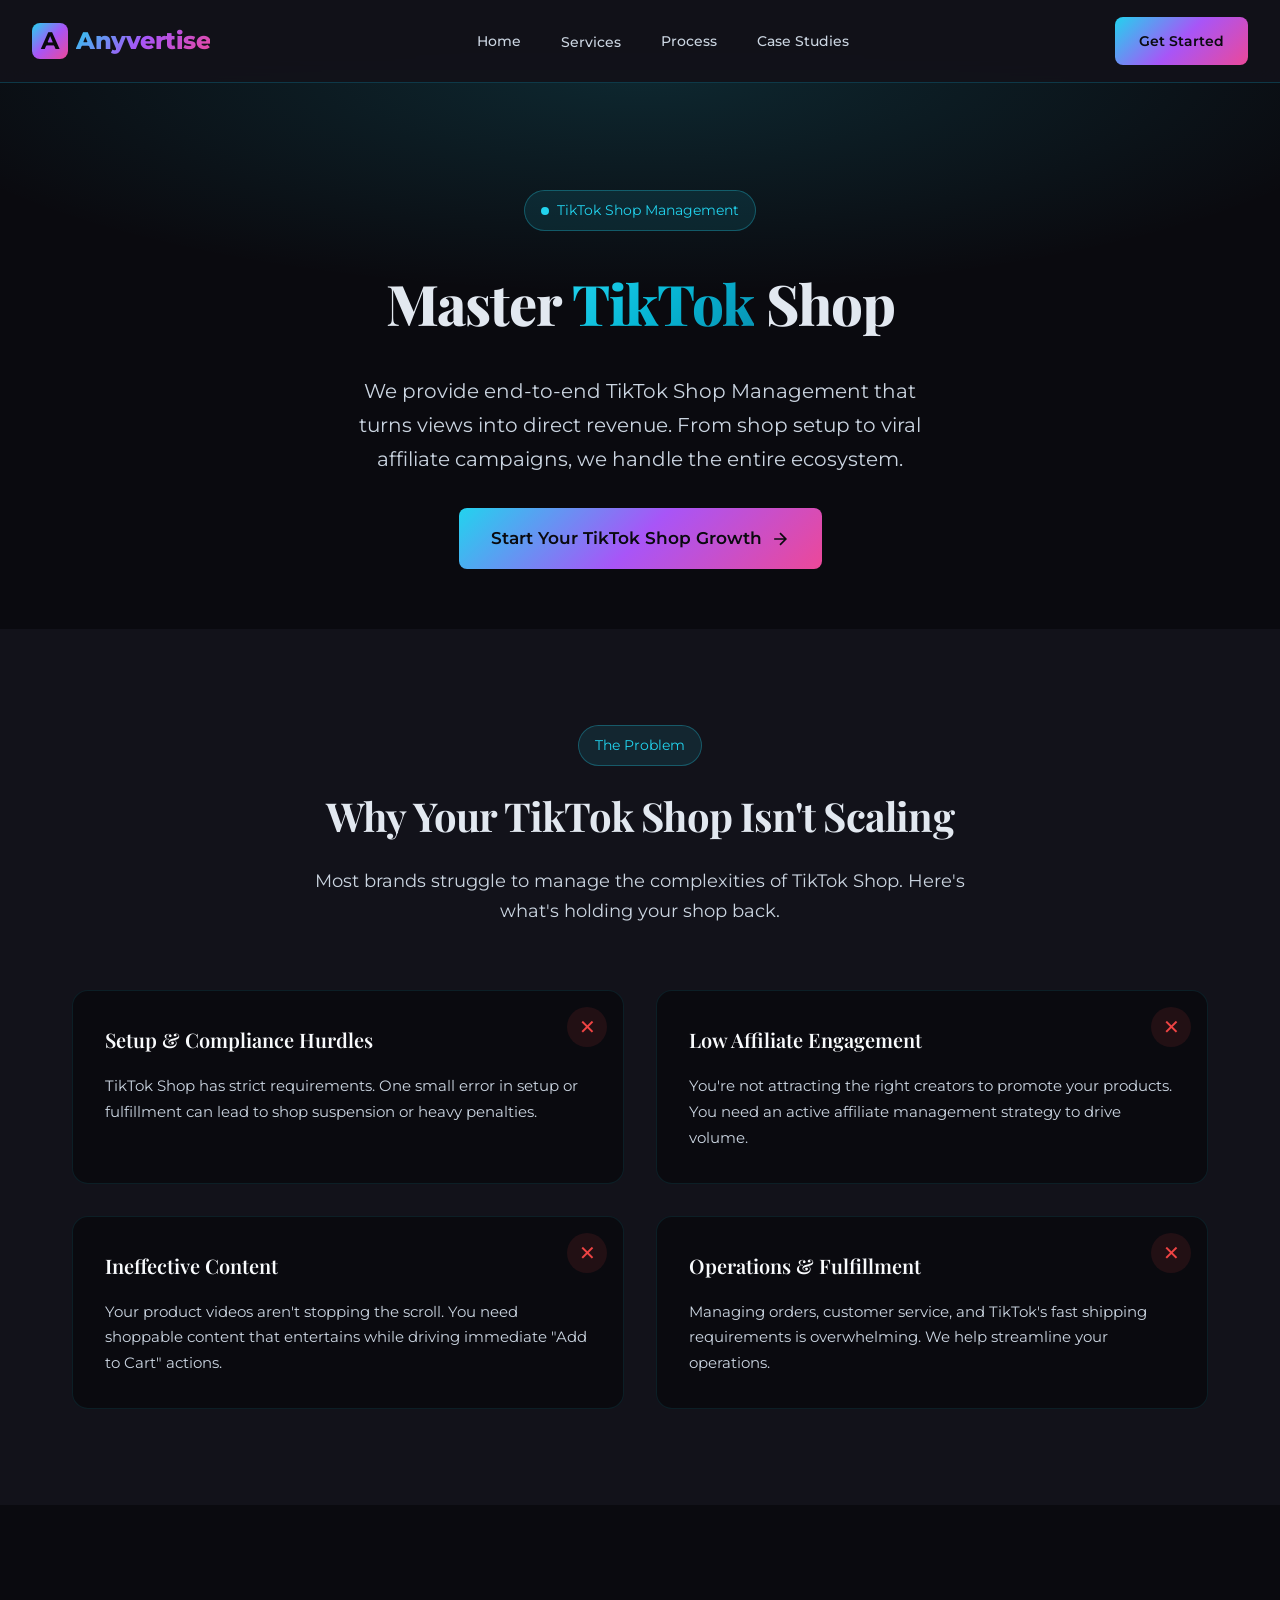
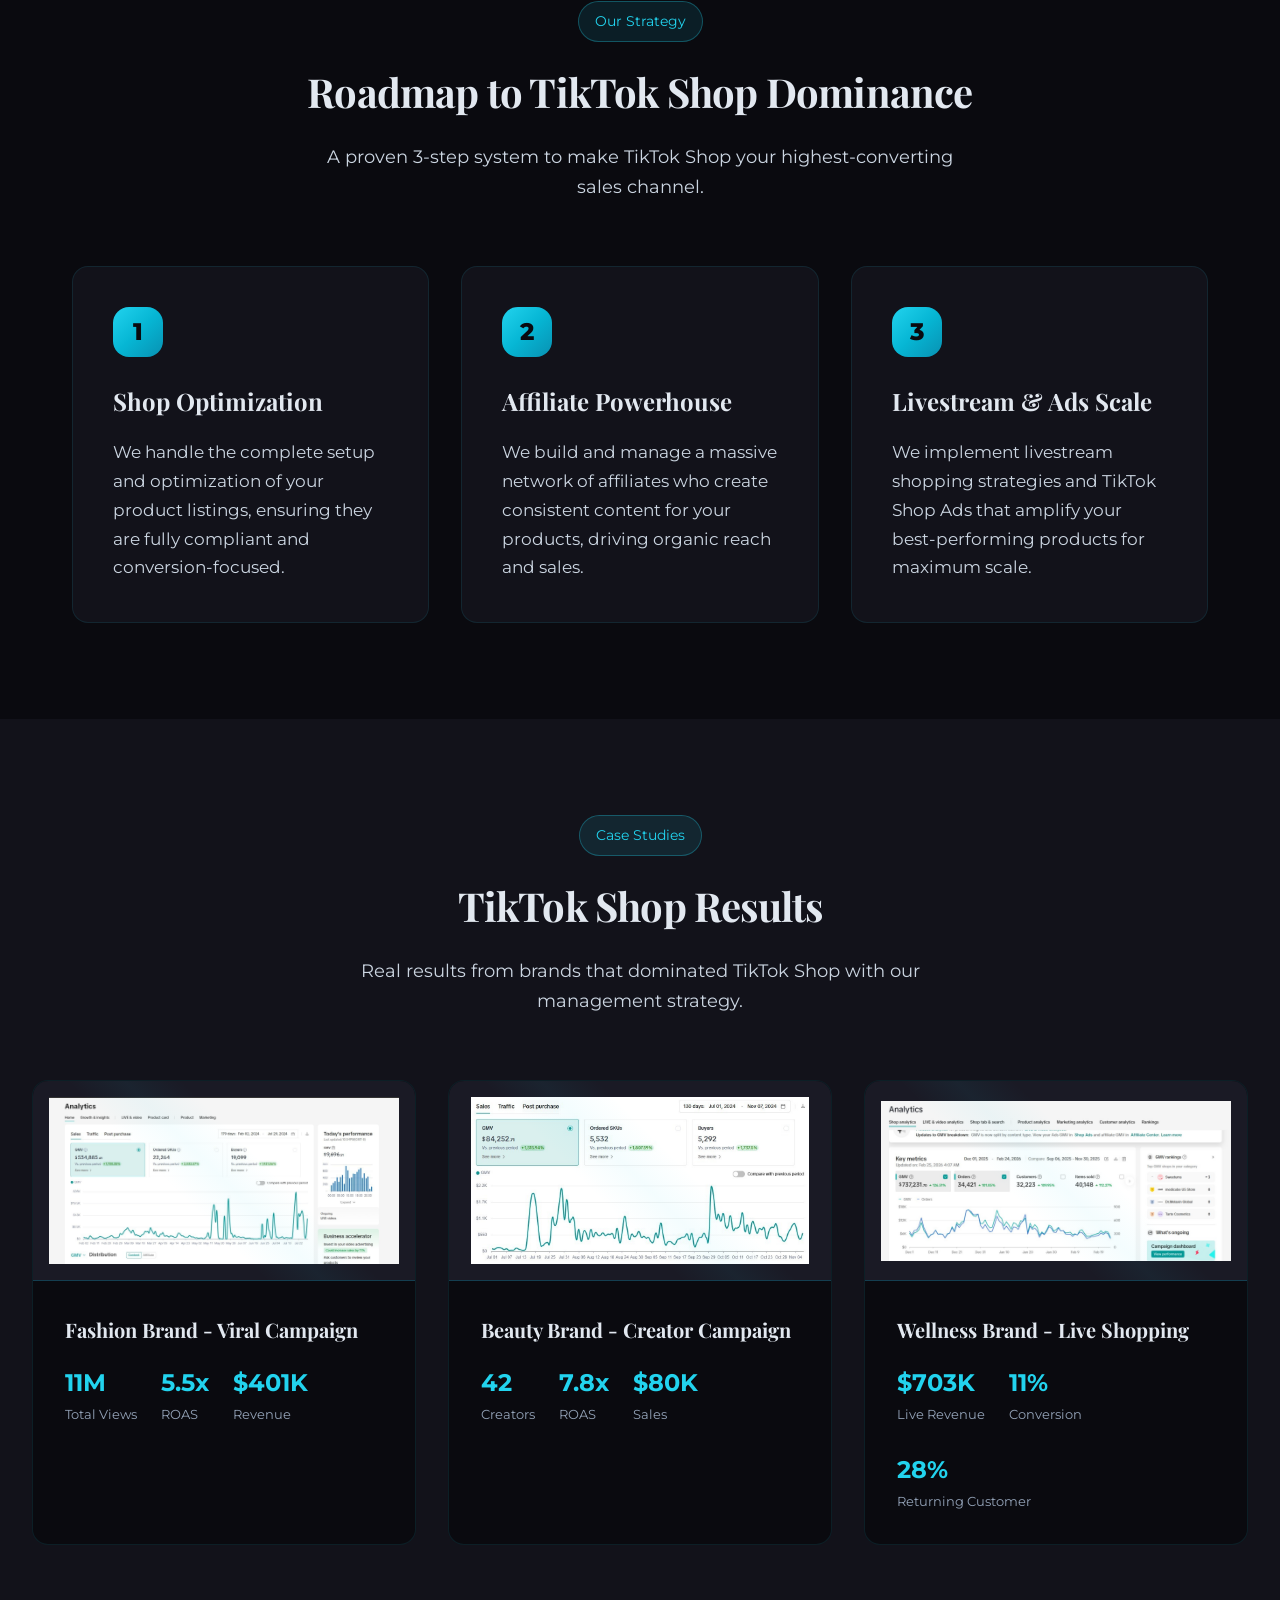
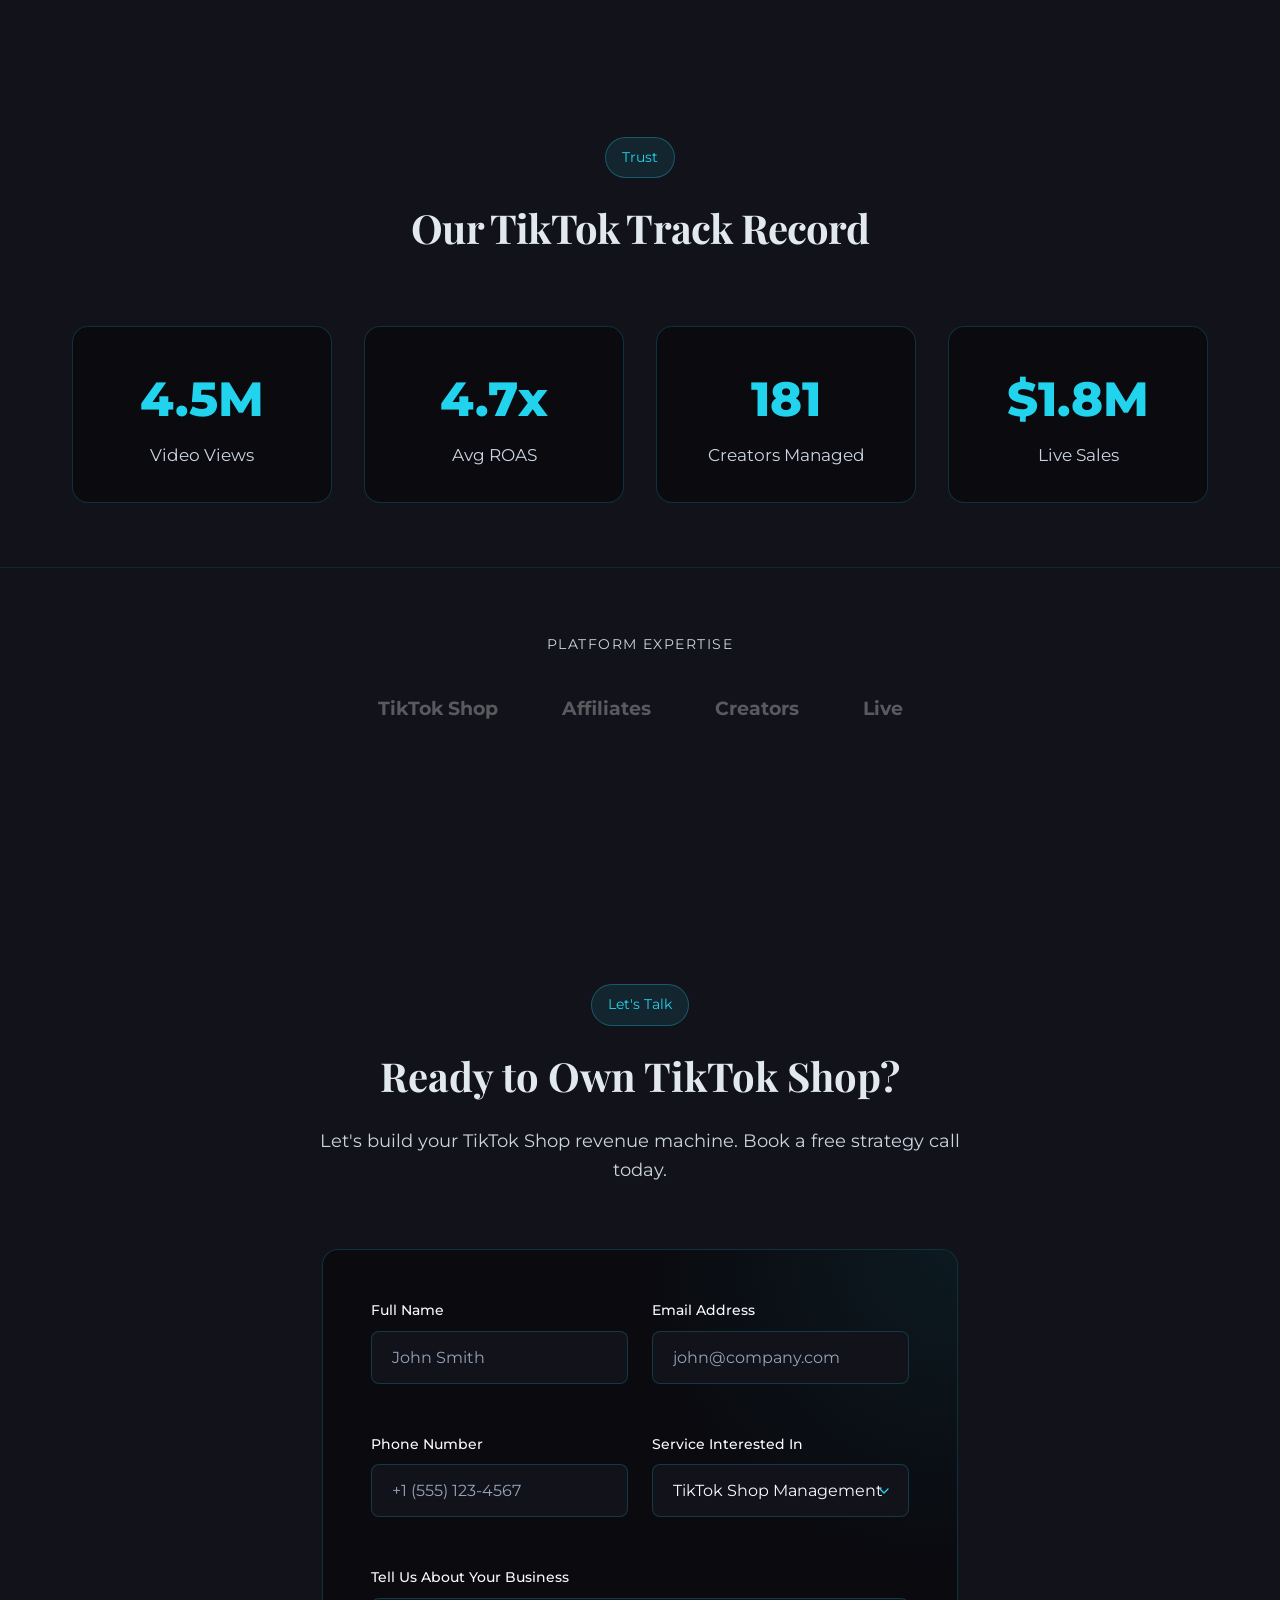
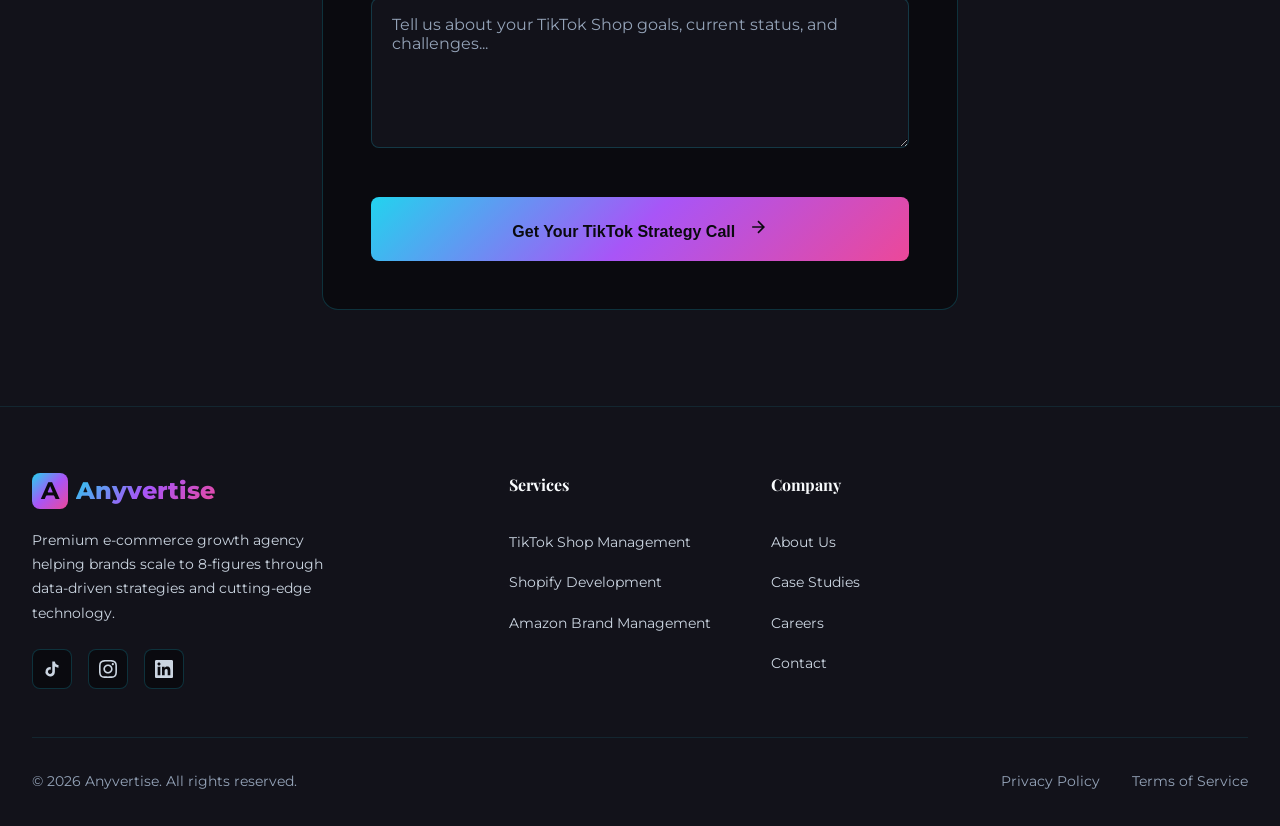
<file: services/tiktok.html>
<!DOCTYPE html>
<html lang="en">
<head>
  <meta charset="UTF-8">
  <meta name="viewport" content="width=device-width, initial-scale=1.0">
  <title>TikTok Shop Management | Anyvertise</title>
  <meta name="description" content="Scale your brand with full-service TikTok Shop management, viral content strategies, and creator partnerships that drive real revenue.">
  <link rel="stylesheet" href="../css/style.css">
  <link rel="preconnect" href="https://fonts.googleapis.com">
  <link rel="preconnect" href="https://fonts.gstatic.com" crossorigin>
</head>
<body class="page-services">
  <div id="header-placeholder"></div>
  
  <main>
    <section class="service-hero">
      <div class="service-hero-content animate-on-scroll">
        <div class="badge">
          <span class="badge-dot"></span>
          TikTok Shop Management
        </div>
        <h1 class="service-hero-title">
          Master <span>TikTok</span> Shop
        </h1>
        <p class="service-hero-description">
          We provide end-to-end TikTok Shop Management that turns views into direct revenue. From shop setup to viral affiliate campaigns, we handle the entire ecosystem.
        </p>
        <div class="hero-buttons" style="justify-content: center; margin-top: 2rem;">
          <a href="../pages/contact.html" class="btn-primary">
            Start Your TikTok Shop Growth
            <svg width="20" height="20" viewBox="0 0 24 24" fill="none" stroke="currentColor" stroke-width="2"><path d="M5 12h14M12 5l7 7-7 7"/></svg>
          </a>
        </div>
      </div>
    </section>

    <section class="problem-section">
      <div class="section-header animate-on-scroll">
        <span class="section-badge">The Problem</span>
        <h2 class="section-title">Why Your TikTok Shop Isn't Scaling</h2>
        <p class="section-description">Most brands struggle to manage the complexities of TikTok Shop. Here's what's holding your shop back.</p>
      </div>
      
      <div class="problem-grid">
        <div class="problem-card animate-on-scroll animate-delay-1">
          <h3 class="problem-title">Setup & Compliance Hurdles</h3>
          <p class="problem-description">TikTok Shop has strict requirements. One small error in setup or fulfillment can lead to shop suspension or heavy penalties.</p>
        </div>
        
        <div class="problem-card animate-on-scroll animate-delay-2">
          <h3 class="problem-title">Low Affiliate Engagement</h3>
          <p class="problem-description">You're not attracting the right creators to promote your products. You need an active affiliate management strategy to drive volume.</p>
        </div>
        
        <div class="problem-card animate-on-scroll animate-delay-2">
          <h3 class="problem-title">Ineffective Content</h3>
          <p class="problem-description">Your product videos aren't stopping the scroll. You need shoppable content that entertains while driving immediate "Add to Cart" actions.</p>
        </div>
        
        <div class="problem-card animate-on-scroll animate-delay-2">
          <h3 class="problem-title">Operations & Fulfillment</h3>
          <p class="problem-description">Managing orders, customer service, and TikTok's fast shipping requirements is overwhelming. We help streamline your operations.</p>
        </div>
      </div>
    </section>

    <section class="strategy-section">
      <div class="section-header animate-on-scroll">
        <span class="section-badge">Our Strategy</span>
        <h2 class="section-title">Roadmap to TikTok Shop Dominance</h2>
        <p class="section-description">A proven 3-step system to make TikTok Shop your highest-converting sales channel.</p>
      </div>
      
      <div class="roadmap">
        <div class="roadmap-step animate-on-scroll animate-delay-1">
          <span class="step-number">1</span>
          <h3 class="roadmap-title">Shop Optimization</h3>
          <p class="roadmap-description">We handle the complete setup and optimization of your product listings, ensuring they are fully compliant and conversion-focused.</p>
        </div>
        
        <div class="roadmap-step animate-on-scroll animate-delay-2">
          <span class="step-number">2</span>
          <h3 class="roadmap-title">Affiliate Powerhouse</h3>
          <p class="roadmap-description">We build and manage a massive network of affiliates who create consistent content for your products, driving organic reach and sales.</p>
        </div>
        
        <div class="roadmap-step animate-on-scroll animate-delay-3">
          <span class="step-number">3</span>
          <h3 class="roadmap-title">Livestream & Ads Scale</h3>
          <p class="roadmap-description">We implement livestream shopping strategies and TikTok Shop Ads that amplify your best-performing products for maximum scale.</p>
        </div>
      </div>
    </section>

    <section class="case-study-section">
      <div class="section-header animate-on-scroll">
        <span class="section-badge">Case Studies</span>
        <h2 class="section-title">TikTok Shop Results</h2>
        <p class="section-description">Real results from brands that dominated TikTok Shop with our management strategy.</p>
      </div>
      
      <div class="case-study-grid">
        <div class="case-study-card animate-on-scroll animate-delay-1">
          <div class="case-study-image">
            <img src="../assets/case-studies/tiktok-homepage.jpeg" alt="TikTok Results Screenshot" class="case-study-screenshot">
          </div>
          <div class="case-study-content">
            <h3 class="case-study-title">Fashion Brand - Viral Campaign</h3>
            <div class="case-study-metrics">
              <div class="metric">
                <span class="metric-value" data-target="12M+">0</span>
                <span class="metric-label">Total Views</span>
              </div>
              <div class="metric">
                <span class="metric-value" data-target="5.8x">0</span>
                <span class="metric-label">ROAS</span>
              </div>
              <div class="metric">
                <span class="metric-value" data-target="$420K">0</span>
                <span class="metric-label">Revenue</span>
              </div>
            </div>
          </div>
        </div>
        
        <div class="case-study-card animate-on-scroll animate-delay-2">
          <div class="case-study-image">
            <img src="../assets/case-studies/tiktok2.jpeg" alt="TikTok Results Screenshot" class="case-study-screenshot">
          </div>
          <div class="case-study-content">
            <h3 class="case-study-title">Beauty Brand - Creator Campaign</h3>
            <div class="case-study-metrics">
              <div class="metric">
                <span class="metric-value" data-target="45+">0</span>
                <span class="metric-label">Creators</span>
              </div>
              <div class="metric">
                <span class="metric-value" data-target="8.2x">0</span>
                <span class="metric-label">ROAS</span>
              </div>
              <div class="metric">
                <span class="metric-value" data-target="$84K">0</span>
                <span class="metric-label">Sales</span>
              </div>
            </div>
          </div>
        </div>
        
        <div class="case-study-card animate-on-scroll animate-delay-3">
          <div class="case-study-image">
            <img src="../assets/case-studies/tiktok3.jpeg" alt="TikTok Results Screenshot" class="case-study-screenshot">
          </div>
          <div class="case-study-content">
            <h3 class="case-study-title">Wellness Brand - Live Shopping</h3>
            <div class="case-study-metrics">
              <div class="metric">
                <span class="metric-value" data-target="$737K">0</span>
                <span class="metric-label">Live Revenue</span>
              </div>
              <div class="metric">
                <span class="metric-value" data-target="12%">0</span>
                <span class="metric-label">Conversion</span>
              </div>
              <div class="metric">
                <span class="metric-value" data-target="30%">0</span>
                <span class="metric-label">Returning Customer</span>
              </div>
            </div>
          </div>
        </div>
      </div>
    </section>

    <section class="trust-section">
      <div class="section-header animate-on-scroll">
        <span class="section-badge">Trust</span>
        <h2 class="section-title">Our TikTok Track Record</h2>
      </div>
      
      <div class="trust-stats">
        <div class="trust-stat animate-on-scroll animate-delay-1">
          <span class="trust-number" data-target="5M+">0</span>
          <span class="trust-label">Video Views</span>
        </div>
        <div class="trust-stat animate-on-scroll animate-delay-2">
          <span class="trust-number" data-target="5.2x">0</span>
          <span class="trust-label">Avg ROAS</span>
        </div>
        <div class="trust-stat animate-on-scroll animate-delay-3">
          <span class="trust-number" data-target="200+">0</span>
          <span class="trust-label">Creators Managed</span>
        </div>
        <div class="trust-stat animate-on-scroll animate-delay-4">
          <span class="trust-number" data-target="$2M+">0</span>
          <span class="trust-label">Live Sales</span>
        </div>
      </div>
      
      <div class="partners-section">
        <p class="partners-title">Platform Expertise</p>
        <div class="partners-grid">
          <span class="partner-logo">TikTok Shop</span>
          <span class="partner-logo">Affiliates</span>
          <span class="partner-logo">Creators</span>
          <span class="partner-logo">Live</span>
        </div>
      </div>
    </section>

    <section class="contact-section" id="contact">
      <div class="section-header animate-on-scroll">
        <span class="section-badge">Let's Talk</span>
        <h2 class="cta-title">Ready to Own TikTok Shop?</h2>
        <p class="cta-description">Let's build your TikTok Shop revenue machine. Book a free strategy call today.</p>
      </div>
      <div class="contact-container animate-on-scroll animate-delay-1">
        <form class="contact-form" id="contactForm" action="https://formspree.io/f/xgonzkee" method="POST">
          <div class="form-row">
            <div class="form-group">
              <label class="form-label" for="name">Full Name</label>
              <input type="text" id="name" name="name" class="form-input" placeholder="John Smith" required>
            </div>
            <div class="form-group">
              <label class="form-label" for="email">Email Address</label>
              <input type="email" id="email" name="email" class="form-input" placeholder="john@company.com" required>
            </div>
          </div>
          <div class="form-row">
            <div class="form-group">
              <label class="form-label" for="phone">Phone Number</label>
              <input type="tel" id="phone" name="phone" class="form-input" placeholder="+1 (555) 123-4567">
            </div>
            <div class="form-group">
              <label class="form-label" for="service">Service Interested In</label>
              <select id="service" name="service" class="form-select">
                <option value="tiktok" selected>TikTok Shop Management</option>
                <option value="shopify">Shopify Development</option>
                <option value="amazon">Amazon Brand Management</option>
                <option value="multiple">Multiple Services</option>
              </select>
            </div>
          </div>
          <div class="form-group">
            <label class="form-label" for="message">Tell Us About Your Business</label>
            <textarea id="message" name="message" class="form-textarea" placeholder="Tell us about your TikTok Shop goals, current status, and challenges..."></textarea>
          </div>
          <button type="submit" class="form-submit">
            Get Your TikTok Strategy Call
            <svg width="20" height="20" viewBox="0 0 24 24" fill="none" stroke="currentColor" stroke-width="2" style="margin-left: 0.5rem;"><path d="M5 12h14M12 5l7 7-7 7"/></svg>
          </button>
        </form>
        <div class="form-success" id="formSuccess">
          <div class="form-success-icon">✓</div>
          <h3>Message Sent!</h3>
          <p>Thanks for reaching out. We'll be in touch within 24 hours.</p>
        </div>
      </div>
    </section>
  </main>

  <div id="footer-placeholder"></div>
  
  <script src="../js/main.js"></script>
</body>
</html>
</file>
<file: css/style.css>
@import url('https://fonts.googleapis.com/css2?family=Playfair+Display:wght@400;500;600;700;800&family=Montserrat:wght@300;400;500;600;700&display=swap');

:root {
  --bg-primary: #0a0a0f;
  --bg-secondary: #12121a;
  --bg-tertiary: #1a1a25;
  --accent-primary: #22d3ee;
  --accent-secondary: #06b6d4;
  --accent-light: #67e8f9;
  --accent-dark: #0891b2;
  --text-heading: #E2E8F0;
  --text-primary: #F8FAFC;
  --text-secondary: #CBD5E1;
  --text-muted: #94A3B8;
  --gradient-glow: linear-gradient(135deg, #22d3ee 0%, #06b6d4 50%, #0891b2 100%);
  --gradient-vibrant: linear-gradient(135deg, #22d3ee 0%, #a855f7 50%, #ec4899 100%);
  --radius-lg: 24px;
  --radius-md: 16px;
  --radius-sm: 8px;
}

*,
*::before,
*::after {
  margin: 0;
  padding: 0;
  box-sizing: border-box;
}

@keyframes slideUp {
  from {
    opacity: 0;
    transform: translateY(40px);
  }
  to {
    opacity: 1;
    transform: translateY(0);
  }
}

@keyframes fadeIn {
  from {
    opacity: 0;
  }
  to {
    opacity: 1;
  }
}

@keyframes countUp {
  from {
    opacity: 0;
    transform: scale(0.5);
  }
  to {
    opacity: 1;
    transform: scale(1);
  }
}

@keyframes pulseGlow {
  0%, 100% {
    box-shadow: 0 0 20px rgba(34, 211, 238, 0.3);
  }
  50% {
    box-shadow: 0 0 40px rgba(34, 211, 238, 0.6);
  }
}

.animate-on-scroll {
  opacity: 0;
  transform: translateY(40px);
  transition: opacity 0.6s ease-out, transform 0.6s ease-out;
}

.animate-on-scroll.visible {
  opacity: 1;
  transform: translateY(0);
}

.animate-delay-1 { transition-delay: 0.1s; }
.animate-delay-2 { transition-delay: 0.2s; }
.animate-delay-3 { transition-delay: 0.3s; }
.animate-delay-4 { transition-delay: 0.4s; }

html {
  scroll-behavior: smooth;
  -webkit-text-size-adjust: 100%;
}

body {
  font-family: 'Montserrat', -apple-system, BlinkMacSystemFont, sans-serif;
  background-color: var(--bg-primary);
  color: var(--text-primary);
  font-size: 17px;
  line-height: 1.7;
  overflow-x: hidden;
  display: flex;
  flex-direction: column;
  min-height: 100vh;
  -webkit-font-smoothing: antialiased;
  -moz-osx-font-smoothing: grayscale;
}

h1, h2, h3, h4, h5, h6,
.hero-title, .section-title, .service-title,
.roadmap-title, .case-study-title, .cta-title,
.service-hero-title, .problem-title, .trust-title,
.footer-title {
  font-family: 'Playfair Display', Georgia, serif;
  color: var(--text-heading);
}

a {
  text-decoration: none;
  color: inherit;
  transition: all 0.3s ease;
}

ul {
  list-style: none;
}

img {
  max-width: 100%;
  height: auto;
}

#header-placeholder {
  position: fixed;
  top: 0;
  left: 0;
  right: 0;
  z-index: 1000;
}

.header {
  background: rgba(18, 18, 26, 0.95);
  backdrop-filter: blur(20px);
  -webkit-backdrop-filter: blur(20px);
  border-bottom: 1px solid rgba(8, 145, 178, 0.3);
  padding: 1rem 0;
  transition: all 0.3s ease;
}

.header.scrolled {
  padding: 0.6rem 0;
  background: rgba(18, 18, 26, 0.98);
}

.header-inner {
  max-width: 1400px;
  margin: 0 auto;
  padding: 0 2rem;
  display: flex;
  align-items: center;
  justify-content: space-between;
  min-height: 50px;
}

.logo {
  display: flex;
  align-items: center;
  gap: 0.5rem;
  font-size: 1.5rem;
  font-weight: 800;
  letter-spacing: -0.02em;
}

.logo-text {
  background: var(--gradient-vibrant);
  -webkit-background-clip: text;
  -webkit-text-fill-color: transparent;
  background-clip: text;
}

.logo-icon {
  width: 36px;
  height: 36px;
  background: var(--gradient-vibrant);
  border-radius: var(--radius-sm);
  display: flex;
  align-items: center;
  justify-content: center;
  font-weight: 700;
  color: var(--bg-primary);
}

.nav-desktop {
  display: flex;
  align-items: center;
  gap: 2.5rem;
}

.nav-link {
  font-size: 0.9rem;
  font-weight: 500;
  color: var(--text-secondary);
  position: relative;
  padding: 0.5rem 0;
}

.nav-link::after {
  content: '';
  position: absolute;
  bottom: 0;
  left: 0;
  width: 0;
  height: 2px;
  background: var(--accent-primary);
  transition: width 0.3s ease;
}

.nav-link:hover {
  color: var(--text-primary);
}

.nav-link:hover::after {
  width: 100%;
}

.nav-link.active {
  color: var(--accent-primary);
}

.dropdown {
  position: relative;
}

.dropdown-menu {
  position: absolute;
  top: 100%;
  left: 50%;
  transform: translateX(-50%);
  background: var(--bg-secondary);
  border: 1px solid rgba(34, 211, 238, 0.2);
  border-radius: var(--radius-md);
  padding: 1rem;
  min-width: 220px;
  opacity: 0;
  visibility: hidden;
  transition: all 0.3s ease;
  margin-top: 1rem;
}

.dropdown:hover .dropdown-menu {
  opacity: 1;
  visibility: visible;
  margin-top: 0.5rem;
}

.dropdown-menu a {
  display: block;
  padding: 0.75rem 1rem;
  border-radius: var(--radius-sm);
  color: var(--text-secondary);
  font-size: 0.9rem;
}

.dropdown-menu a:hover {
  background: rgba(34, 211, 238, 0.1);
  color: var(--accent-primary);
}

.cta-button {
  background: var(--gradient-vibrant);
  color: var(--bg-primary);
  padding: 0.75rem 1.5rem;
  border-radius: var(--radius-sm);
  font-weight: 600;
  font-size: 0.9rem;
}

.cta-button:hover {
  transform: translateY(-2px);
  box-shadow: 0 10px 30px rgba(34, 211, 238, 0.3);
}

.mobile-menu-btn {
  display: none;
  background: none;
  border: none;
  color: var(--text-primary);
  font-size: 1.5rem;
  cursor: pointer;
}

.mobile-nav {
  display: none;
  position: fixed;
  top: 60px;
  left: 0;
  right: 0;
  background: var(--bg-secondary);
  padding: 0.5rem 1rem;
  border-bottom: 1px solid rgba(8, 145, 178, 0.3);
  z-index: 999;
  max-height: calc(100vh - 60px);
  overflow-y: auto;
}

.mobile-nav.active {
  display: block;
}

.mobile-nav a {
  display: block;
  padding: 0.875rem 1rem;
  border-radius: var(--radius-sm);
  color: var(--text-secondary);
  font-size: 0.95rem;
  font-weight: 500;
}

.mobile-nav a:hover {
  background: rgba(34, 211, 238, 0.1);
  color: var(--accent-primary);
}

main {
  flex: 1;
  padding-top: 70px;
}

.hero {
  min-height: 100vh;
  display: flex;
  align-items: center;
  position: relative;
  padding-top: 80px;
  overflow: hidden;
}

.hero::before {
  content: '';
  position: absolute;
  top: 0;
  left: 0;
  right: 0;
  bottom: 0;
  background: 
    radial-gradient(ellipse 80% 50% at 50% -20%, rgba(34, 211, 238, 0.15), transparent),
    radial-gradient(ellipse 60% 40% at 80% 60%, rgba(34, 211, 238, 0.08), transparent);
  pointer-events: none;
}

.hero-inner {
  max-width: 1400px;
  margin: 0 auto;
  padding: 3rem 2rem;
  display: grid;
  grid-template-columns: 1fr 1fr;
  gap: 3rem;
  align-items: center;
  position: relative;
}

.hero-content {
  position: relative;
  z-index: 1;
}

.badge {
  display: inline-flex;
  align-items: center;
  gap: 0.5rem;
  background: rgba(34, 211, 238, 0.1);
  border: 1px solid rgba(34, 211, 238, 0.3);
  padding: 0.5rem 1rem;
  border-radius: 50px;
  font-size: 0.85rem;
  color: var(--accent-primary);
  margin-bottom: 1.5rem;
}

.badge-dot {
  width: 8px;
  height: 8px;
  background: var(--accent-primary);
  border-radius: 50%;
  animation: pulse 2s infinite;
}

@keyframes pulse {
  0%, 100% { opacity: 1; }
  50% { opacity: 0.5; }
}

.hero-title {
  font-size: 4rem;
  font-weight: 800;
  line-height: 1.1;
  letter-spacing: -0.03em;
  margin-bottom: 1.5rem;
}

.hero-title span {
  background: var(--gradient-glow);
  -webkit-background-clip: text;
  -webkit-text-fill-color: transparent;
  background-clip: text;
}

.hero-description {
  font-size: 1.25rem;
  color: var(--text-secondary);
  margin-bottom: 2.5rem;
  max-width: 500px;
}

.hero-buttons {
  display: flex;
  gap: 1rem;
}

.btn-primary {
  background: var(--gradient-vibrant);
  color: var(--bg-primary);
  padding: 1rem 2rem;
  border-radius: var(--radius-sm);
  font-weight: 600;
  display: inline-flex;
  align-items: center;
  gap: 0.5rem;
}

.btn-primary:hover {
  transform: translateY(-2px);
  box-shadow: 0 15px 40px rgba(34, 211, 238, 0.3);
}

.btn-secondary {
  background: transparent;
  border: 1px solid rgba(34, 211, 238, 0.3);
  color: var(--text-primary);
  padding: 1rem 2rem;
  border-radius: var(--radius-sm);
  font-weight: 600;
  display: inline-flex;
  align-items: center;
  gap: 0.5rem;
}

.btn-secondary:hover {
  border-color: var(--accent-primary);
  background: rgba(34, 211, 238, 0.1);
}

.hero-visual {
  position: relative;
  z-index: 1;
}

.hero-card {
  background: var(--bg-secondary);
  border: 1px solid rgba(34, 211, 238, 0.2);
  border-radius: var(--radius-md);
  padding: 2rem;
  position: relative;
  overflow: hidden;
}

.hero-card::before {
  content: '';
  position: absolute;
  top: -50%;
  right: -50%;
  width: 100%;
  height: 100%;
  background: radial-gradient(circle, rgba(34, 211, 238, 0.1), transparent 70%);
}

.hero-stats {
  display: grid;
  grid-template-columns: repeat(3, 1fr);
  gap: 1.5rem;
  position: relative;
}

.stat-item {
  text-align: center;
  padding: 1.5rem;
  background: rgba(10, 10, 15, 0.5);
  border-radius: var(--radius-md);
  border: 1px solid rgba(34, 211, 238, 0.1);
}

.stat-number {
  font-size: 2.5rem;
  font-weight: 800;
  color: var(--accent-primary);
  display: block;
}

.stat-label {
  font-size: 0.85rem;
  color: var(--text-secondary);
  margin-top: 0.5rem;
}

.services-section {
  padding: 6rem 0;
  position: relative;
}

.section-container {
  max-width: 1400px;
  margin: 0 auto;
  padding: 0 2rem;
}

.section-header {
  text-align: center;
  max-width: 700px;
  margin: 0 auto 4rem;
  padding: 0 1rem;
}

.section-badge {
  display: inline-block;
  background: rgba(34, 211, 238, 0.1);
  border: 1px solid rgba(34, 211, 238, 0.3);
  padding: 0.5rem 1rem;
  border-radius: 50px;
  font-size: 0.85rem;
  color: var(--accent-primary);
  margin-bottom: 1rem;
}

.section-title {
  font-size: 2.5rem;
  font-weight: 700;
  letter-spacing: -0.02em;
  margin-bottom: 1rem;
}

.section-description {
  color: var(--text-secondary);
  font-size: 1.1rem;
}

.services-grid {
  display: grid;
  grid-template-columns: repeat(3, 1fr);
  gap: 2rem;
  max-width: 1400px;
  margin: 0 auto;
  padding: 0 2rem;
}

.service-card {
  background: var(--bg-secondary);
  border: 1px solid rgba(34, 211, 238, 0.1);
  border-radius: var(--radius-md);
  padding: 2.5rem;
  transition: all 0.4s ease;
  position: relative;
  overflow: hidden;
}

.service-card::before {
  content: '';
  position: absolute;
  top: 0;
  left: 0;
  right: 0;
  height: 3px;
  background: var(--gradient-glow);
  transform: scaleX(0);
  transition: transform 0.4s ease;
}

.service-card:hover {
  transform: translateY(-8px);
  border-color: rgba(34, 211, 238, 0.3);
  box-shadow: 0 20px 50px rgba(0, 0, 0, 0.3);
}

.service-card:hover::before {
  transform: scaleX(1);
}

.service-icon {
  width: 60px;
  height: 60px;
  background: rgba(34, 211, 238, 0.1);
  border-radius: var(--radius-md);
  display: flex;
  align-items: center;
  justify-content: center;
  font-size: 1.75rem;
  margin-bottom: 1.5rem;
  overflow: hidden;
}

.service-brand-logo {
  width: 32px;
  height: 32px;
  object-fit: contain;
  filter: drop-shadow(0 0 5px rgba(34, 211, 238, 0.3));
}

.service-title {
  font-size: 1.5rem;
  font-weight: 700;
  margin-bottom: 1rem;
}

.service-description {
  color: var(--text-secondary);
  margin-bottom: 1.5rem;
  line-height: 1.7;
}

.service-link {
  display: inline-flex;
  align-items: center;
  gap: 0.5rem;
  color: var(--accent-primary);
  font-weight: 600;
  font-size: 0.9rem;
}

.service-link:hover {
  gap: 0.75rem;
}

.problem-section {
  padding: 6rem 0;
  background: var(--bg-secondary);
}

.problem-grid {
  display: grid;
  grid-template-columns: repeat(2, 1fr);
  gap: 2rem;
  max-width: 1200px;
  margin: 0 auto;
  padding: 0 2rem;
  width: 100%;
}

.problem-card {
  background: var(--bg-primary);
  border: 1px solid rgba(34, 211, 238, 0.1);
  border-radius: var(--radius-md);
  padding: 2rem;
  position: relative;
  overflow: hidden;
}

.problem-card::before {
  content: '✕';
  position: absolute;
  top: 1rem;
  right: 1rem;
  width: 40px;
  height: 40px;
  background: rgba(239, 68, 68, 0.1);
  border-radius: 50%;
  display: flex;
  align-items: center;
  justify-content: center;
  color: #ef4444;
  font-size: 1.25rem;
}

.problem-title {
  font-size: 1.25rem;
  font-weight: 600;
  margin-bottom: 1rem;
  color: var(--text-primary);
}

.problem-description {
  color: var(--text-secondary);
  font-size: 0.95rem;
}

.strategy-section {
  padding: 6rem 0;
}

.roadmap {
  display: grid;
  grid-template-columns: repeat(3, 1fr);
  gap: 2rem;
  max-width: 1200px;
  margin: 0 auto;
  padding: 0 2rem;
  width: 100%;
}

.roadmap-step {
  position: relative;
  padding: 2.5rem;
  background: var(--bg-secondary);
  border: 1px solid rgba(34, 211, 238, 0.1);
  border-radius: var(--radius-md);
  transition: all 0.4s cubic-bezier(0.175, 0.885, 0.32, 1.275);
}

.roadmap-step:hover {
  transform: translateY(-10px) scale(1.02);
  border-color: rgba(34, 211, 238, 0.5);
  box-shadow: 
    0 20px 40px rgba(0, 0, 0, 0.3),
    0 0 30px rgba(34, 211, 238, 0.2),
    inset 0 0 30px rgba(34, 211, 238, 0.05);
}

.roadmap-step::after {
  content: '→';
  position: absolute;
  top: 50%;
  right: -1.5rem;
  transform: translateY(-50%);
  color: var(--accent-primary);
  font-size: 2rem;
  display: none;
}

.roadmap-step:last-child::after {
  display: none;
}

.step-number {
  display: inline-flex;
  align-items: center;
  justify-content: center;
  width: 50px;
  height: 50px;
  background: var(--gradient-glow);
  border-radius: var(--radius-md);
  font-size: 1.5rem;
  font-weight: 800;
  color: var(--bg-primary);
  margin-bottom: 1.5rem;
}

.roadmap-title {
  font-size: 1.5rem;
  font-weight: 700;
  margin-bottom: 1rem;
}

.roadmap-description {
  color: var(--text-secondary);
  line-height: 1.7;
}

.case-study-section {
  padding: 6rem 0;
  background: var(--bg-secondary);
}

.case-study-grid {
  display: grid;
  grid-template-columns: repeat(3, 1fr);
  gap: 2rem;
  max-width: 1400px;
  margin: 0 auto;
  padding: 0 2rem;
  width: 100%;
}

.case-study-card {
  background: var(--bg-primary);
  border: 1px solid rgba(34, 211, 238, 0.1);
  border-radius: var(--radius-md);
  overflow: hidden;
  transition: all 0.4s ease;
}

.case-study-card:hover {
  transform: translateY(-8px);
  border-color: rgba(34, 211, 238, 0.3);
  box-shadow: 0 20px 50px rgba(0, 0, 0, 0.3);
}

.case-study-image {
  height: 200px;
  background: var(--bg-tertiary);
  display: flex;
  align-items: center;
  justify-content: center;
  border-bottom: 1px solid rgba(8, 145, 178, 0.3);
  position: relative;
  overflow: hidden;
}

.case-study-image::before {
  content: '';
  position: absolute;
  inset: 0;
  background: 
    linear-gradient(45deg, transparent 40%, rgba(34, 211, 238, 0.05) 50%, transparent 60%);
}

.case-study-placeholder {
  text-align: center;
  color: var(--text-muted);
}

.case-study-screenshot {
  width: 100%;
  height: 100%;
  object-fit: contain;
  padding: 1rem;
  transition: transform 0.6s cubic-bezier(0.165, 0.84, 0.44, 1);
}

.case-study-card:hover .case-study-screenshot {
  transform: scale(1.1);
}

.case-study-placeholder-icon {
  font-size: 3rem;
  margin-bottom: 0.5rem;
  opacity: 0.5;
}

.case-study-content {
  padding: 2rem;
}

.case-study-title {
  font-size: 1.25rem;
  font-weight: 700;
  margin-bottom: 1rem;
}

.case-study-metrics {
  display: flex;
  gap: 1.5rem;
  flex-wrap: wrap;
}

.metric {
  display: flex;
  flex-direction: column;
}

.metric-value {
  font-size: 1.5rem;
  font-weight: 700;
  color: var(--accent-primary);
}

.metric-label {
  font-size: 0.8rem;
  color: var(--text-muted);
}

.trust-section {
  padding: 6rem 0;
  background: var(--bg-secondary);
}

.trust-stats {
  display: grid;
  grid-template-columns: repeat(4, 1fr);
  gap: 2rem;
  max-width: 1200px;
  margin: 0 auto 4rem;
  padding: 0 2rem;
  width: 100%;
}

.trust-stat {
  text-align: center;
  padding: 2rem;
  background: var(--bg-primary);
  border: 1px solid rgba(34, 211, 238, 0.2);
  border-radius: var(--radius-md);
}

.trust-number {
  font-size: 3rem;
  font-weight: 800;
  color: var(--accent-primary);
  display: block;
}

.trust-label {
  color: var(--text-secondary);
  margin-top: 0.5rem;
}

.partners-section {
  padding: 4rem 0;
  background: var(--bg-secondary);
  border-top: 1px solid rgba(34, 211, 238, 0.1);
}

.partners-title {
  text-align: center;
  color: var(--text-secondary);
  font-size: 0.9rem;
  text-transform: uppercase;
  letter-spacing: 0.1em;
  margin-bottom: 2rem;
}

.partners-grid {
  display: flex;
  justify-content: center;
  align-items: center;
  gap: 4rem;
  flex-wrap: wrap;
  padding: 0 2rem;
}

.partner-logo {
  height: 40px;
  opacity: 0.5;
  filter: grayscale(100%);
  transition: all 0.3s ease;
  display: flex;
  align-items: center;
  justify-content: center;
  color: var(--text-muted);
  font-weight: 700;
  font-size: 1.2rem;
}

.partner-logo:hover {
  opacity: 1;
  filter: grayscale(0%);
  color: var(--accent-primary);
}

.cta-section {
  padding: 6rem 0;
  background: var(--bg-secondary);
}

.cta-box {
  max-width: 900px;
  margin: 0 auto;
  padding: 4rem;
  background: linear-gradient(135deg, rgba(34, 211, 238, 0.1) 0%, rgba(18, 18, 26, 0.8) 100%);
  border: 1px solid rgba(34, 211, 238, 0.3);
  border-radius: var(--radius-lg);
  text-align: center;
  position: relative;
  overflow: hidden;
}

.cta-box::before {
  content: '';
  position: absolute;
  top: -100px;
  left: -100px;
  width: 300px;
  height: 300px;
  background: radial-gradient(circle, rgba(34, 211, 238, 0.2), transparent 70%);
}

.cta-title {
  font-size: 2.5rem;
  font-weight: 700;
  margin-bottom: 1rem;
  position: relative;
}

.cta-description {
  color: var(--text-secondary);
  font-size: 1.1rem;
  margin-bottom: 2rem;
  position: relative;
}

.contact-section {
  padding: 6rem 0;
  background: var(--bg-secondary);
}

.contact-container {
  max-width: 700px;
  margin: 0 auto;
  padding: 0 2rem;
  width: 100%;
}

.contact-form {
  background: var(--bg-primary);
  border: 1px solid rgba(34, 211, 238, 0.2);
  border-radius: var(--radius-md);
  padding: 3rem;
  position: relative;
  overflow: hidden;
}

.contact-form::before {
  content: '';
  position: absolute;
  top: -50%;
  right: -50%;
  width: 100%;
  height: 100%;
  background: radial-gradient(circle, rgba(34, 211, 238, 0.08), transparent 70%);
  pointer-events: none;
}

.form-row {
  display: grid;
  grid-template-columns: 1fr 1fr;
  gap: 1.5rem;
  margin-bottom: 1.5rem;
}

.form-group {
  margin-bottom: 1.5rem;
  position: relative;
}

.form-group:last-child {
  margin-bottom: 0;
}

.form-label {
  display: block;
  font-size: 0.9rem;
  font-weight: 500;
  color: var(--text-primary);
  margin-bottom: 0.5rem;
}

.form-input,
.form-select,
.form-textarea {
  width: 100%;
  background: var(--bg-secondary);
  border: 1px solid rgba(34, 211, 238, 0.2);
  border-radius: var(--radius-sm);
  padding: 1rem 1.25rem;
  font-size: 1rem;
  color: var(--text-primary);
  font-family: 'Montserrat', sans-serif;
  transition: all 0.3s ease;
}

.form-input:focus,
.form-select:focus,
.form-textarea:focus {
  outline: none;
  border-color: var(--accent-primary);
  box-shadow: 0 0 0 3px rgba(34, 211, 238, 0.1);
}

.form-input::placeholder,
.form-textarea::placeholder {
  color: var(--text-muted);
}

.form-select {
  cursor: pointer;
  appearance: none;
  background-image: url("data:image/svg+xml,%3Csvg xmlns='http://www.w3.org/2000/svg' width='24' height='24' viewBox='0 0 24 24' fill='none' stroke='%2322d3ee' stroke-width='2' stroke-linecap='round' stroke-linejoin='round'%3E%3Cpolyline points='6 9 12 15 18 9'%3E%3C/polyline%3E%3C/svg%3E");
  background-repeat: no-repeat;
  background-position: right 1rem center;
  background-size: 1rem;
}

.form-select option {
  background: var(--bg-secondary);
  color: var(--text-primary);
}

.form-textarea {
  min-height: 150px;
  resize: vertical;
}

.form-submit {
  width: 100%;
  background: var(--gradient-vibrant);
  color: var(--bg-primary);
  padding: 1.25rem 2rem;
  border: none;
  border-radius: var(--radius-sm);
  font-size: 1rem;
  font-weight: 700;
  cursor: pointer;
  transition: all 0.3s ease;
  margin-top: 1rem;
}

.form-submit:hover {
  transform: translateY(-2px);
  box-shadow: 0 15px 40px rgba(34, 211, 238, 0.3);
}

.form-success {
  display: none;
  text-align: center;
  padding: 2rem;
}

.form-success.show {
  display: block;
}

.form-success-icon {
  width: 80px;
  height: 80px;
  background: rgba(34, 211, 238, 0.1);
  border-radius: 50%;
  display: flex;
  align-items: center;
  justify-content: center;
  margin: 0 auto 1.5rem;
  font-size: 2.5rem;
}

.form-success h3 {
  font-size: 1.5rem;
  margin-bottom: 0.5rem;
}

.form-success p {
  color: var(--text-secondary);
}

#footer-placeholder {
  margin-top: auto;
}

.footer {
  background: var(--bg-secondary);
  border-top: 1px solid rgba(34, 211, 238, 0.1);
  padding: 4rem 0 2rem;
}

.footer-inner {
  max-width: 1400px;
  margin: 0 auto;
  padding: 0 2rem;
}

.footer-grid {
  display: grid;
  grid-template-columns: 2fr 1fr 1fr 1fr;
  gap: 3rem;
  margin-bottom: 3rem;
}

.footer-brand {
  max-width: 300px;
}

.footer-logo {
  display: flex;
  align-items: center;
  gap: 0.5rem;
  font-size: 1.5rem;
  font-weight: 800;
  margin-bottom: 1rem;
}

.footer-description {
  color: var(--text-secondary);
  font-size: 0.9rem;
  line-height: 1.7;
}

.footer-title {
  font-size: 1rem;
  font-weight: 700;
  margin-bottom: 1.5rem;
  color: var(--text-primary);
}

.footer-links a {
  display: block;
  color: var(--text-secondary);
  padding: 0.5rem 0;
  font-size: 0.9rem;
}

.footer-links a:hover {
  color: var(--accent-primary);
}

.footer-social {
  display: flex;
  gap: 1rem;
  margin-top: 1.5rem;
}

.social-link {
  width: 40px;
  height: 40px;
  background: var(--bg-primary);
  border: 1px solid rgba(34, 211, 238, 0.2);
  border-radius: var(--radius-sm);
  display: flex;
  align-items: center;
  justify-content: center;
  color: var(--text-secondary);
  transition: all 0.3s ease;
}

.social-link:hover {
  background: var(--accent-primary);
  color: var(--bg-primary);
  border-color: var(--accent-primary);
}

.footer-bottom {
  padding-top: 2rem;
  border-top: 1px solid rgba(34, 211, 238, 0.1);
  display: flex;
  justify-content: space-between;
  align-items: center;
  color: var(--text-muted);
  font-size: 0.85rem;
}

.footer-legal {
  display: flex;
  gap: 2rem;
}

.footer-legal a {
  color: var(--text-muted);
}

.footer-legal a:hover {
  color: var(--accent-primary);
}

.service-hero {
  padding: 120px 0 60px;
  text-align: center;
  position: relative;
  overflow: hidden;
}

.service-hero::before {
  content: '';
  position: absolute;
  top: 0;
  left: 0;
  right: 0;
  bottom: 0;
  background: 
    radial-gradient(ellipse 60% 40% at 50% 0%, rgba(34, 211, 238, 0.15), transparent);
  pointer-events: none;
}

.service-hero-content {
  position: relative;
  z-index: 1;
  max-width: 800px;
  margin: 0 auto;
  padding: 0 2rem;
}

.service-hero-title {
  font-size: 3.5rem;
  font-weight: 800;
  letter-spacing: -0.02em;
  margin-bottom: 1.5rem;
}

.service-hero-title span {
  background: var(--gradient-glow);
  -webkit-background-clip: text;
  -webkit-text-fill-color: transparent;
  background-clip: text;
}

.service-hero-description {
  font-size: 1.25rem;
  color: var(--text-secondary);
  max-width: 600px;
  margin: 0 auto;
}

@keyframes fadeInUp {
  from {
    opacity: 0;
    transform: translateY(30px);
  }
  to {
    opacity: 1;
    transform: translateY(0);
  }
}

.animate-fade-in {
  animation: fadeInUp 0.8s ease forwards;
}

.delay-1 { animation-delay: 0.1s; }
.delay-2 { animation-delay: 0.2s; }
.delay-3 { animation-delay: 0.3s; }
.delay-4 { animation-delay: 0.4s; }
.delay-5 { animation-delay: 0.5s; }

@media (max-width: 1024px) {
  .hero-inner {
    grid-template-columns: 1fr;
    gap: 3rem;
    padding: 2rem 1.5rem;
  }

  .hero-title {
    font-size: 2.75rem;
  }

  .hero-content {
    text-align: center;
  }

  .hero-description {
    margin: 0 auto 2rem;
  }

  .hero-buttons {
    justify-content: center;
    flex-wrap: wrap;
  }

  .hero-visual {
    max-width: 100%;
    padding: 0 1rem;
  }

  .hero-stats {
    gap: 1rem;
  }

  .stat-item {
    padding: 1rem;
  }

  .stat-number {
    font-size: 1.75rem;
  }

  .services-grid {
    grid-template-columns: repeat(2, 1fr);
    padding: 0 1.5rem;
  }

  .section-header {
    padding: 0 1.5rem;
  }

  .section-title {
    font-size: 2rem;
  }

  .problem-grid {
    grid-template-columns: 1fr;
    padding: 0 1.5rem;
  }

  .roadmap {
    grid-template-columns: 1fr;
    padding: 0 1.5rem;
    gap: 1.5rem;
  }

  .roadmap-step::after {
    display: none;
  }

  .roadmap-step {
    padding: 1.5rem;
  }

  .case-study-grid {
    grid-template-columns: repeat(2, 1fr);
    padding: 0 1.5rem;
  }

  .trust-stats {
    grid-template-columns: repeat(2, 1fr);
    padding: 0 1.5rem;
  }

  .footer-grid {
    grid-template-columns: 1fr 1fr;
    gap: 2rem;
    padding: 0 1.5rem;
  }

  .footer-inner {
    padding: 0 1.5rem;
  }

  .service-hero {
    padding: 120px 0 60px;
  }

  .service-hero-title {
    font-size: 2.75rem;
  }

  .contact-container {
    padding: 0 1.5rem;
  }

  .contact-form {
    padding: 2rem 1.5rem;
  }
}

@media (max-width: 768px) {
  :root {
    padding: 0;
  }

  body {
    overflow-x: hidden;
  }

  .header {
    padding: 0.75rem 0;
  }

  .header-inner {
    padding: 0 1rem;
  }

  .logo {
    font-size: 1.25rem;
  }

  .logo-icon {
    width: 32px;
    height: 32px;
    font-size: 1rem;
  }

  .cta-button {
    padding: 0.5rem 1rem;
    font-size: 0.85rem;
  }

  .mobile-menu-btn {
    display: block;
    font-size: 1.25rem;
    padding: 0.5rem;
  }

  .mobile-nav {
    top: 60px;
    padding: 0.5rem;
  }

  .mobile-nav a {
    padding: 0.75rem 1rem;
    font-size: 0.95rem;
  }

  .hero {
    padding-top: 80px;
    min-height: auto;
  }

  .hero-inner {
    padding: 2rem 1rem;
    gap: 2rem;
  }

  .hero-content {
    text-align: center;
  }

  .badge {
    font-size: 0.75rem;
    padding: 0.4rem 0.75rem;
  }

  .hero-title {
    font-size: 2rem;
    line-height: 1.2;
    margin-bottom: 1rem;
  }

  .hero-description {
    font-size: 1rem;
    margin-bottom: 1.5rem;
  }

  .hero-buttons {
    flex-direction: column;
    gap: 0.75rem;
    width: 100%;
  }

  .btn-primary,
  .btn-secondary {
    width: 100%;
    justify-content: center;
    padding: 0.875rem 1.5rem;
    font-size: 0.95rem;
  }

  .hero-card {
    padding: 1.5rem 1rem;
  }

  .hero-stats {
    grid-template-columns: 1fr;
    gap: 0.75rem;
  }

  .stat-item {
    padding: 1rem;
  }

  .stat-number {
    font-size: 1.5rem;
  }

  .stat-label {
    font-size: 0.8rem;
  }

  .services-section,
  .problem-section,
  .strategy-section,
  .case-study-section,
  .trust-section,
  .contact-section {
    padding: 3rem 0;
  }

  .section-header {
    margin-bottom: 2rem;
    padding: 0 1rem;
  }

  .section-badge {
    font-size: 0.75rem;
    padding: 0.35rem 0.75rem;
  }

  .section-title {
    font-size: 1.75rem;
    margin-bottom: 0.75rem;
  }

  .section-description {
    font-size: 0.95rem;
    line-height: 1.6;
  }

  .services-grid {
    grid-template-columns: 1fr;
    gap: 1.25rem;
    padding: 0 1rem;
  }

  .service-card {
    padding: 1.5rem;
    text-align: center;
  }

  .service-icon {
    width: 50px;
    height: 50px;
    font-size: 1.5rem;
    margin: 0 auto 1rem;
  }

  .service-title {
    font-size: 1.25rem;
    margin-bottom: 0.75rem;
  }

  .service-description {
    font-size: 0.9rem;
    margin-bottom: 1rem;
  }

  .problem-grid {
    grid-template-columns: 1fr;
    gap: 1rem;
    padding: 0 1rem;
  }

  .problem-card {
    padding: 1.25rem;
  }

  .problem-card::before {
    top: 0.75rem;
    right: 0.75rem;
    width: 32px;
    height: 32px;
    font-size: 1rem;
  }

  .problem-title {
    font-size: 1.1rem;
    padding-right: 2rem;
    margin-bottom: 0.5rem;
  }

  .problem-description {
    font-size: 0.875rem;
  }

  .roadmap {
    gap: 1.25rem;
    padding: 0 1rem;
  }

  .roadmap-step {
    padding: 1.5rem 1.25rem;
    text-align: center;
  }

  .step-number {
    width: 44px;
    height: 44px;
    font-size: 1.25rem;
    margin-bottom: 1rem;
  }

  .roadmap-title {
    font-size: 1.25rem;
    margin-bottom: 0.75rem;
  }

  .roadmap-description {
    font-size: 0.9rem;
  }

  .case-study-grid {
    grid-template-columns: 1fr;
    gap: 1.25rem;
    padding: 0 1rem;
  }

  .case-study-image {
    height: 160px;
  }

  .case-study-content {
    padding: 1.25rem;
  }

  .case-study-title {
    font-size: 1.1rem;
    margin-bottom: 0.75rem;
  }

  .case-study-metrics {
    gap: 1rem;
  }

  .metric-value {
    font-size: 1.25rem;
  }

  .metric-label {
    font-size: 0.75rem;
  }

  .trust-stats {
    grid-template-columns: 1fr;
    gap: 1rem;
    padding: 0 1rem;
  }

  .trust-stat {
    padding: 1.5rem 1rem;
  }

  .trust-number {
    font-size: 2rem;
  }

  .trust-label {
    font-size: 0.85rem;
  }

  .partners-section {
    padding: 2rem 0;
  }

  .partners-grid {
    gap: 1.5rem;
    padding: 0 1rem;
  }

  .partner-logo {
    font-size: 1rem;
  }

  .cta-box {
    margin: 0 1rem;
    padding: 2rem 1.5rem;
  }

  .cta-title {
    font-size: 1.5rem;
    margin-bottom: 0.75rem;
  }

  .cta-description {
    font-size: 0.95rem;
    margin-bottom: 1.5rem;
  }

  .contact-section .section-header {
    margin-bottom: 2rem;
  }

  .contact-container {
    padding: 0 1rem;
  }

  .contact-form {
    padding: 1.5rem 1.25rem;
    border-radius: var(--radius-md);
  }

  .form-row {
    grid-template-columns: 1fr;
    gap: 1rem;
    margin-bottom: 1rem;
  }

  .form-group {
    margin-bottom: 1rem;
  }

  .form-label {
    font-size: 0.875rem;
    margin-bottom: 0.4rem;
  }

  .form-input,
  .form-select,
  .form-textarea {
    padding: 0.75rem 1rem;
    font-size: 0.95rem;
    border-radius: var(--radius-sm);
  }

  .form-textarea {
    min-height: 120px;
  }

  .form-submit {
    padding: 1rem 1.5rem;
    font-size: 0.95rem;
    margin-top: 0.5rem;
  }

  .form-success {
    padding: 1rem;
  }

  .form-success-icon {
    width: 60px;
    height: 60px;
    font-size: 2rem;
  }

  .form-success h3 {
    font-size: 1.25rem;
  }

  .footer {
    padding: 3rem 0 1.5rem;
  }

  .footer-inner {
    padding: 0 1rem;
  }

  .footer-grid {
    grid-template-columns: 1fr;
    gap: 2rem;
    margin-bottom: 2rem;
    padding: 0 1rem;
  }

  .footer-brand {
    max-width: 100%;
    text-align: center;
  }

  .footer-logo {
    justify-content: center;
  }

  .footer-description {
    font-size: 0.875rem;
  }

  .footer-social {
    justify-content: center;
  }

  .footer-col {
    text-align: center;
  }

  .footer-title {
    margin-bottom: 1rem;
  }

  .footer-links a {
    padding: 0.4rem 0;
    font-size: 0.875rem;
  }

  .footer-bottom {
    flex-direction: column;
    gap: 1rem;
    text-align: center;
    padding: 1.5rem 1rem 0;
  }

  .footer-legal {
    gap: 1.5rem;
    flex-wrap: wrap;
    justify-content: center;
  }

  .service-hero {
    padding: 100px 0 40px;
  }

  .service-hero-content {
    padding: 0 1rem;
  }

  .service-hero-title {
    font-size: 2rem;
    margin-bottom: 1rem;
  }

  .service-hero-description {
    font-size: 1rem;
    padding: 0 0.5rem;
  }

  .service-hero .hero-buttons {
    margin-top: 1.5rem;
  }
}

@media (max-width: 480px) {
  .hero-title {
    font-size: 1.75rem;
  }

  .section-title {
    font-size: 1.5rem;
  }

  .cta-title {
    font-size: 1.35rem;
  }

  .service-hero-title {
    font-size: 1.75rem;
  }

  .stat-number {
    font-size: 1.35rem;
  }

  .trust-number {
    font-size: 1.75rem;
  }

  .case-study-metrics {
    flex-direction: column;
    gap: 0.75rem;
  }

  .metric {
    flex-direction: row;
    justify-content: space-between;
    align-items: center;
  }

  .metric-value {
    font-size: 1.1rem;
  }

  .footer-grid {
    gap: 1.5rem;
  }
}

@media (max-width: 768px) {
  .header {
    padding: 0.65rem 0;
  }

  .header-inner {
    position: relative;
    min-height: 44px;
  }

  .logo {
    position: absolute;
    left: 50%;
    transform: translateX(-50%);
    font-size: 1.1rem;
  }

  .logo-icon {
    width: 28px;
    height: 28px;
    font-size: 0.85rem;
  }

  .nav-desktop,
  .cta-button {
    display: none !important;
  }

  .mobile-menu-btn {
    position: absolute;
    right: 0;
    z-index: 1001;
    display: block !important;
    background: transparent;
    border: none;
    color: var(--text-primary);
    font-size: 1.25rem;
    padding: 0.5rem;
    cursor: pointer;
  }

  .mobile-nav {
    position: fixed;
    top: 0;
    left: 0;
    width: 280px;
    height: 100vh;
    background: var(--bg-primary);
    border-right: 1px solid rgba(34, 211, 238, 0.2);
    padding: 80px 1.5rem 2rem;
    transform: translateX(-100%);
    transition: transform 0.3s ease;
    z-index: 999;
    display: flex;
    flex-direction: column;
    overflow-y: auto;
  }

  .mobile-nav.active {
    transform: translateX(0);
    box-shadow: 10px 0 30px rgba(0, 0, 0, 0.5);
  }

  .mobile-nav-overlay {
    display: none;
    position: fixed;
    top: 0;
    left: 0;
    right: 0;
    bottom: 0;
    background: rgba(0, 0, 0, 0.6);
    z-index: 998;
  }

  .mobile-nav-overlay.active {
    display: block;
  }

  .mobile-nav-header {
    display: flex;
    justify-content: space-between;
    align-items: center;
    margin-bottom: 2rem;
    padding-bottom: 1rem;
    border-bottom: 1px solid rgba(8, 145, 178, 0.3);
  }

  .mobile-nav-close {
    background: none;
    border: none;
    color: var(--text-primary);
    font-size: 1.5rem;
    cursor: pointer;
    padding: 0.5rem;
  }

  .mobile-nav a {
    display: flex;
    align-items: center;
    gap: 0.75rem;
    padding: 1rem;
    border-radius: var(--radius-sm);
    color: var(--text-secondary);
    font-size: 1rem;
    font-weight: 500;
    margin-bottom: 0.5rem;
  }

  .mobile-nav a:hover,
  .mobile-nav a.active {
    background: rgba(34, 211, 238, 0.1);
    color: var(--accent-primary);
  }

  .mobile-nav-cta {
    margin-top: 1rem;
    background: transparent;
    border: 2px solid var(--accent-primary);
    color: var(--accent-primary) !important;
    padding: 0.875rem 1.5rem !important;
    border-radius: var(--radius-sm);
    font-weight: 700;
    justify-content: center;
    text-align: center;
    display: flex;
    align-items: center;
  }

  .mobile-nav-cta:hover {
    background: var(--accent-primary);
    color: var(--bg-primary) !important;
  }

  .mobile-dropdown {
    width: 100%;
  }

  .mobile-dropdown-btn {
    width: 100%;
    display: flex;
    justify-content: space-between;
    align-items: center;
    padding: 1rem;
    background: none;
    border: none;
    color: var(--text-secondary);
    font-size: 1rem;
    font-weight: 500;
    cursor: pointer;
    border-radius: var(--radius-sm);
    text-align: left;
    margin-bottom: 0.5rem;
  }

  .mobile-dropdown-btn:hover,
  .mobile-dropdown-btn.active {
    background: rgba(34, 211, 238, 0.1);
    color: var(--accent-primary);
  }

  .mobile-dropdown-content {
    display: none;
    padding-left: 1rem;
    margin-bottom: 0.5rem;
  }

  .mobile-dropdown-content.show {
    display: block;
  }

  .mobile-dropdown-content a {
    font-size: 0.9rem !important;
    padding: 0.75rem 1rem !important;
  }
  
  .dropdown-icon {
    font-size: 0.8rem;
    transition: transform 0.3s ease;
  }
  
  .mobile-dropdown-btn.active .dropdown-icon {
    transform: rotate(180deg);
  }

  .footer-collapse {
    display: none;
  }

  .footer-collapse.active {
    display: block;
  }

  .footer-col {
    border-bottom: 1px solid rgba(8, 145, 178, 0.3);
    padding-bottom: 1rem;
    margin-bottom: 1rem;
  }

  .footer-col:last-child {
    border-bottom: none;
    margin-bottom: 0;
    padding-bottom: 0;
  }

  .footer-title {
    display: flex;
    justify-content: space-between;
    align-items: center;
    cursor: pointer;
    margin-bottom: 0;
  }

  .footer-title::after {
    content: '+';
    font-size: 1.25rem;
    color: var(--accent-primary);
    transition: transform 0.3s ease;
  }

  .footer-title.active::after {
    content: '-';
    transform: rotate(180deg);
  }

  .footer-links {
    display: none;
    padding-top: 1rem;
  }

  .footer-links.show {
    display: block;
  }
}
</file>
